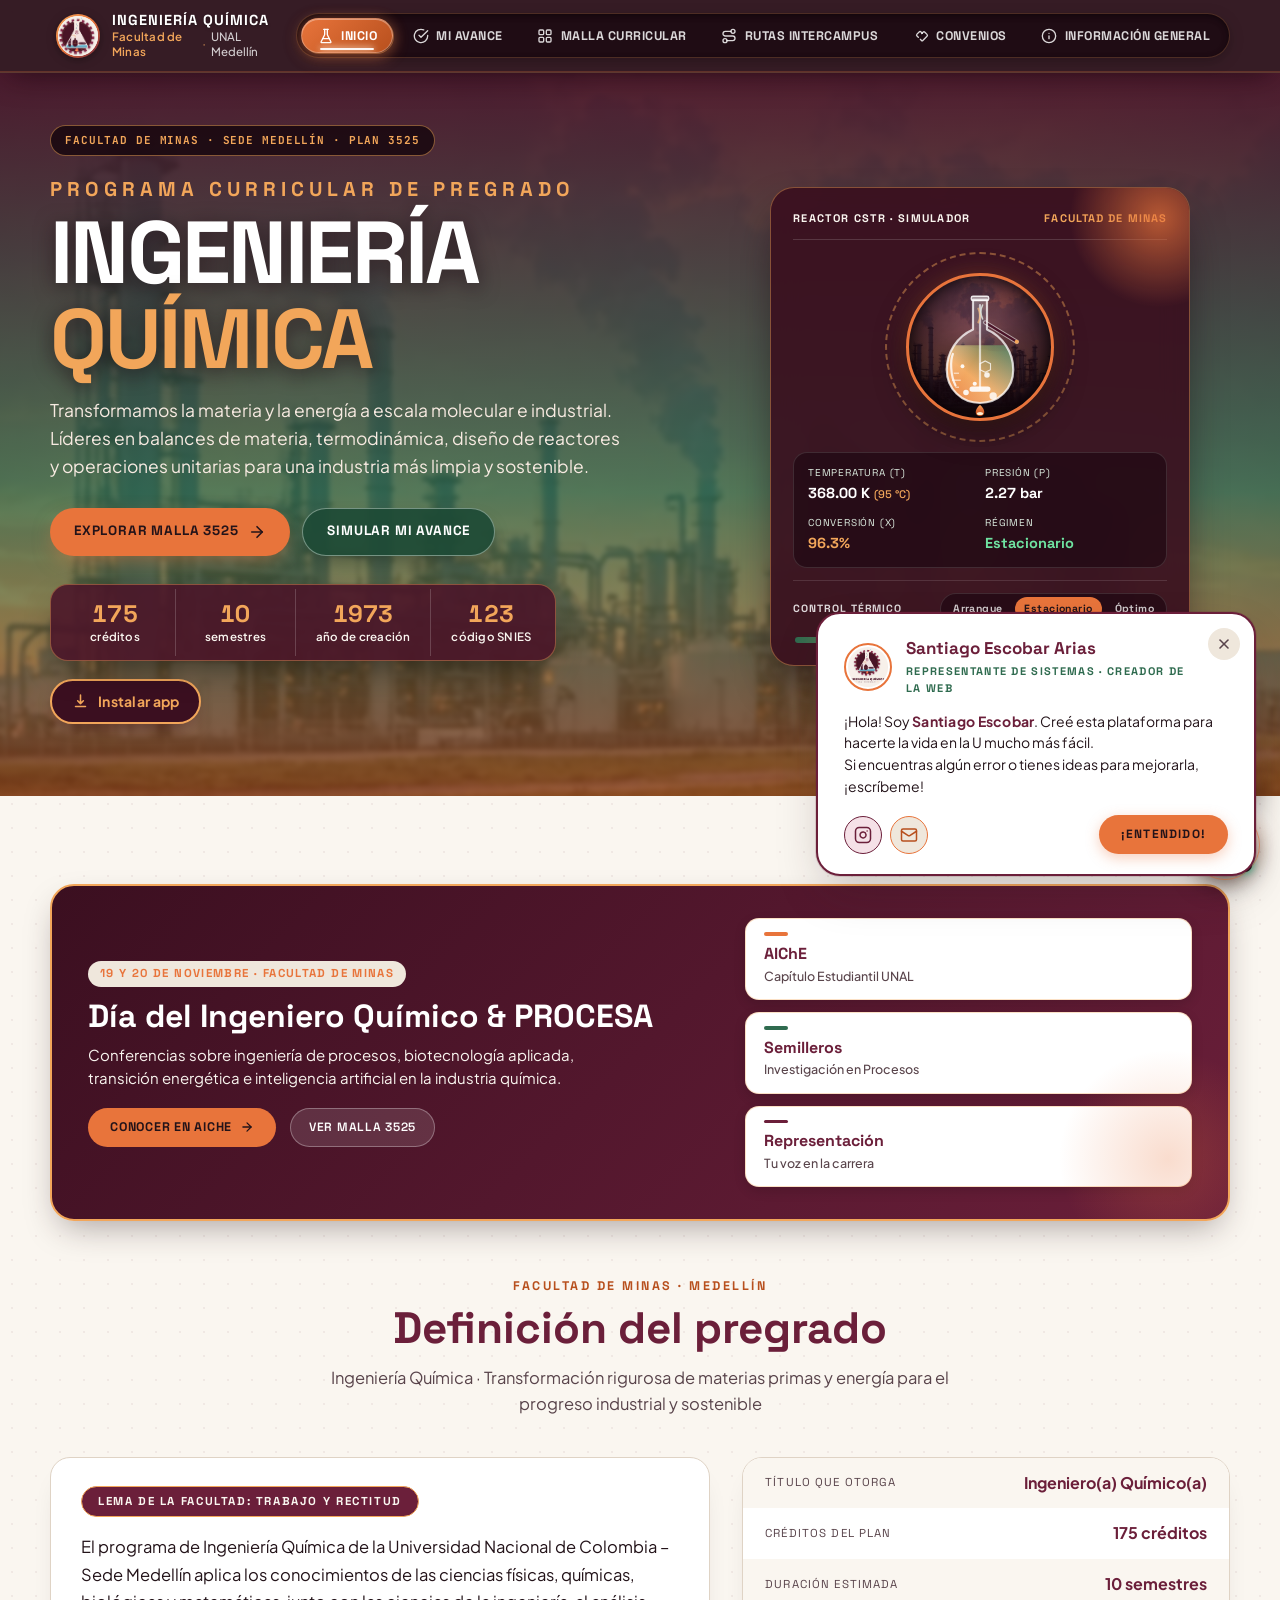
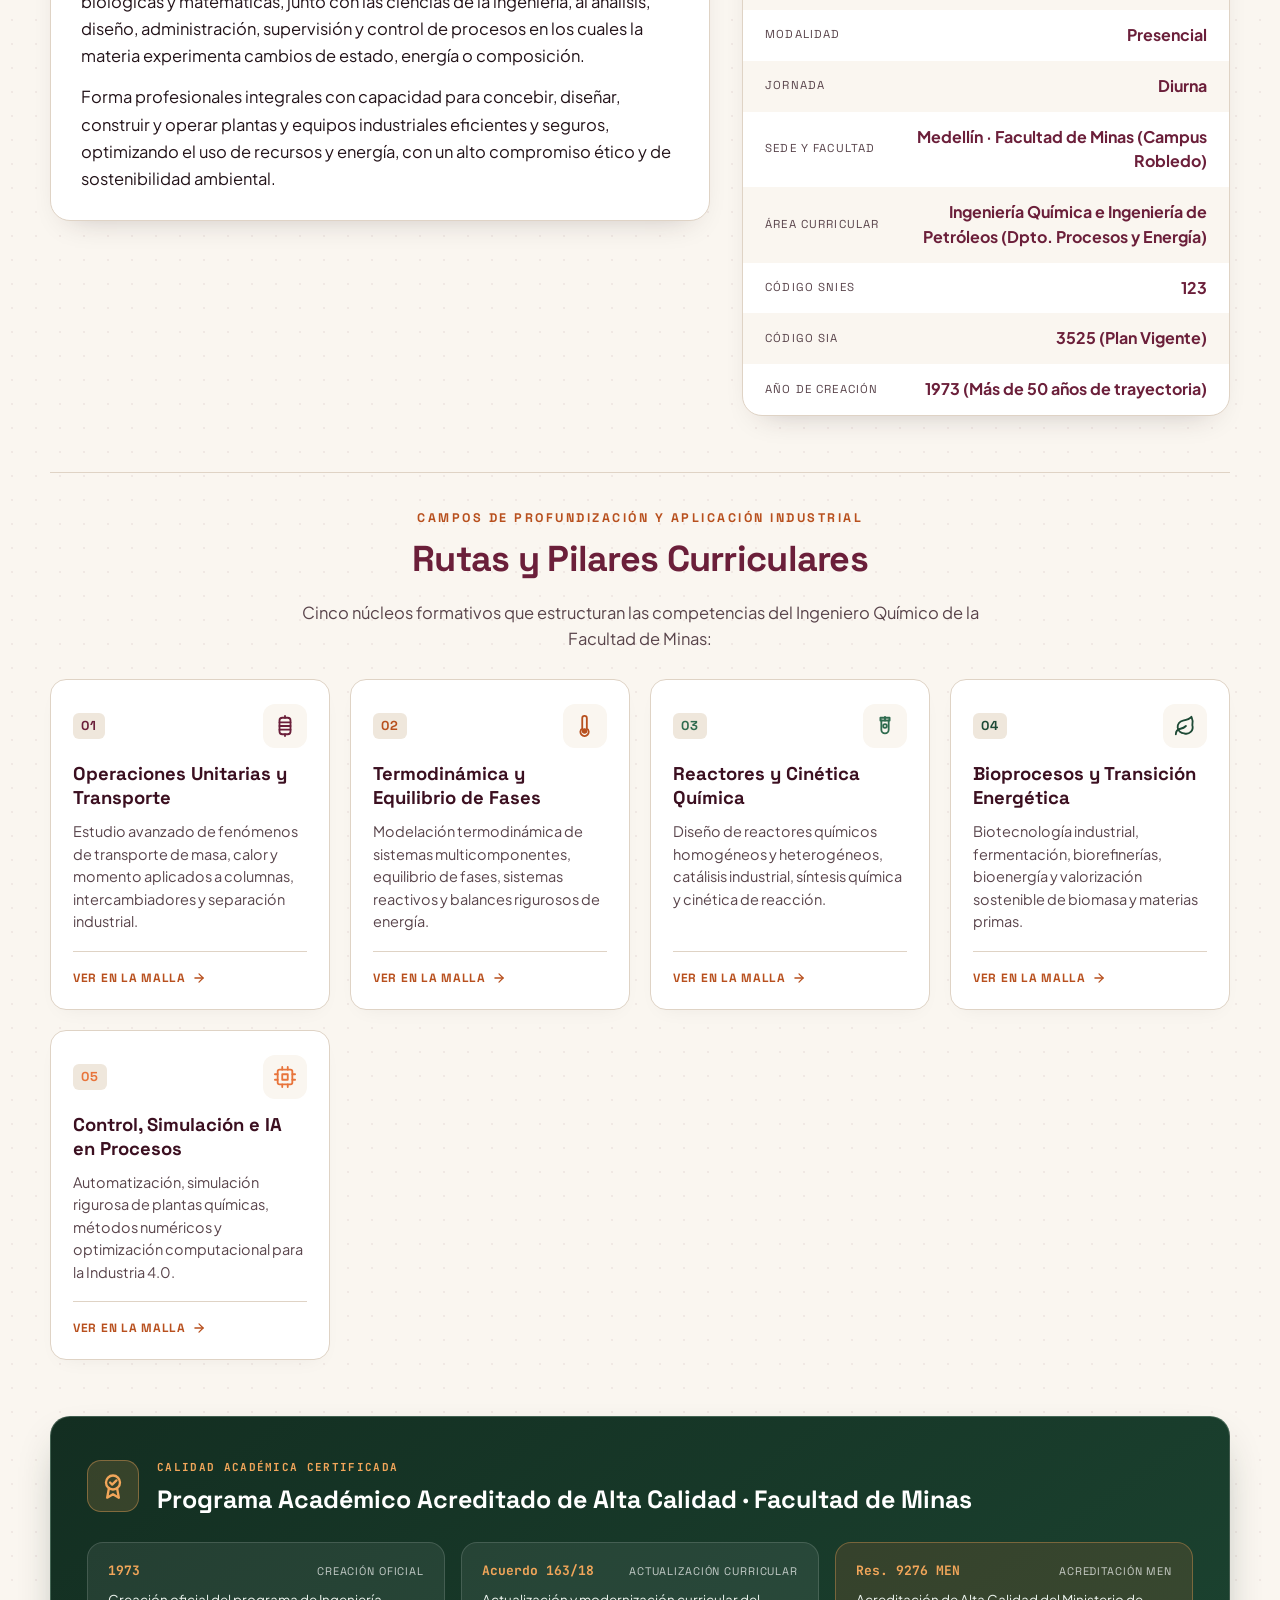
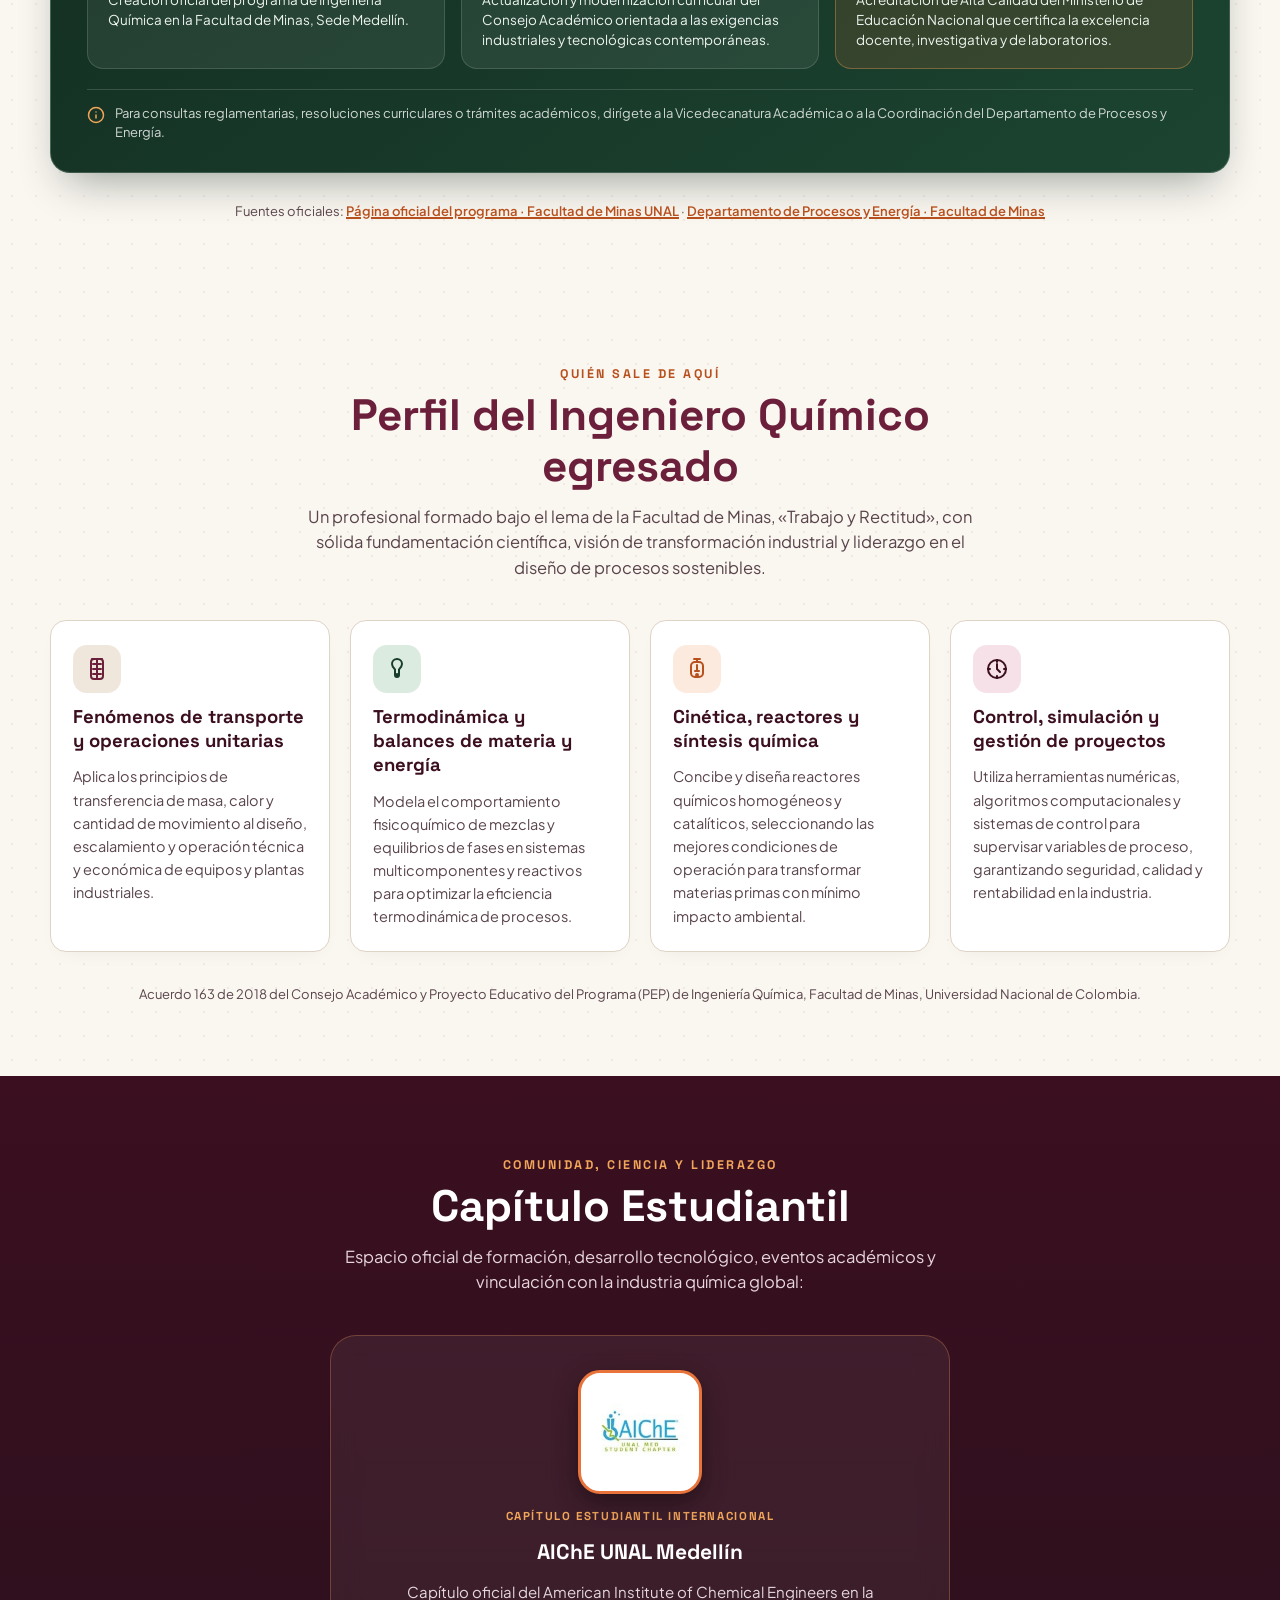
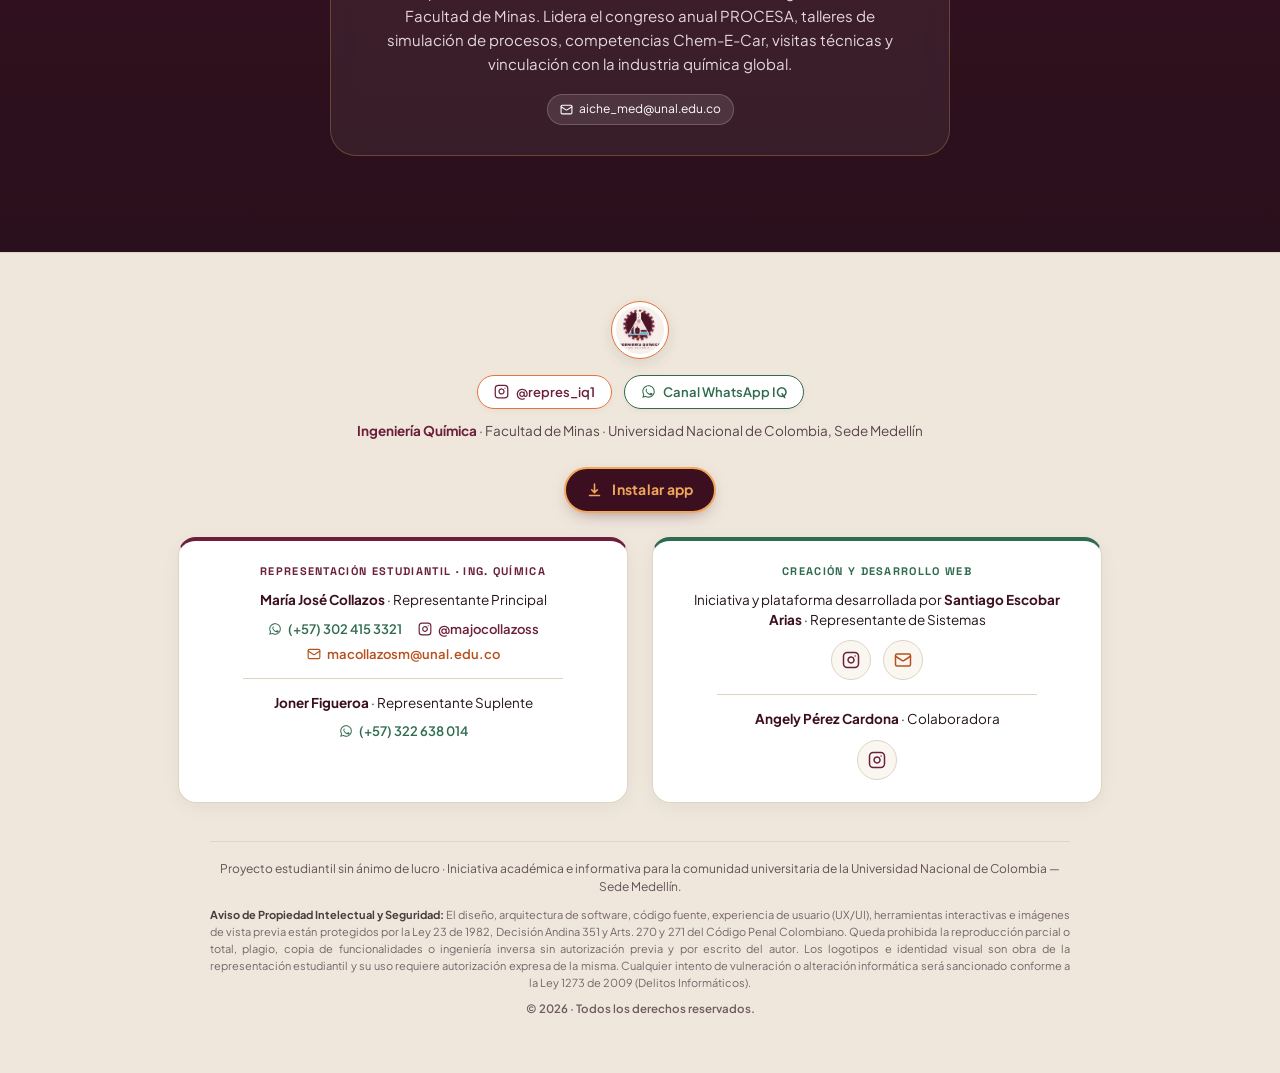
<file: index.html>
<!doctype html>
<html lang="es">
<head>
  <meta charset="utf-8">
  <meta name="viewport" content="width=device-width, initial-scale=1">
  <title>Ingeniería Química · UNAL Medellín</title>
  <meta name="description" content="Portal oficial de los estudiantes de Ingeniería Química de la Facultad de Minas, Universidad Nacional de Colombia, Sede Medellín. Malla curricular interactiva Plan 3525, perfil del egresado, AIChE y semilleros.">
  <link rel="icon" type="image/png" href="img/favicon.png">
  <link rel="manifest" href="manifest.webmanifest">
  <meta name="theme-color" content="#6B1F3A">
  <link rel="apple-touch-icon" href="img/app/apple-touch-icon.png">
  <meta name="apple-mobile-web-app-capable" content="yes">
  <meta name="apple-mobile-web-app-title" content="Química UNAL">
  <link rel="preconnect" href="https://fonts.googleapis.com">
  <link rel="preconnect" href="https://fonts.gstatic.com" crossorigin>
  <link rel="stylesheet" href="https://fonts.googleapis.com/css2?family=JetBrains+Mono:wght@500;700&family=Plus+Jakarta+Sans:ital,wght@0,400;0,500;0,600;0,700;0,800;1,400;1,600&family=Space+Grotesk:wght@500;600;700;800&display=swap">
  <link rel="stylesheet" href="css/base.css">
  <link rel="stylesheet" href="css/inicio.css">
  <link rel="stylesheet" href="css/sofia.css">
  <script src="js/sofia.js" defer></script>
</head>
<body data-pagina="inicio">

  <div id="barra"></div>

  <!-- PORTADA / HERO LANDING PAGE -->
  <section class="portada foto foto--entrada">
    <div class="contenedor portada__landing">
      <!-- Columna Izquierda: Información de Enganche -->
      <div class="portada__info">
        <div class="portada__badge-iq">
          <span>Facultad de Minas · Sede Medellín · Plan 3525</span>
        </div>

        <h1 class="portada__titulo">
          <span class="portada__antetitulo">Programa Curricular de Pregrado</span>
          <span class="letras-varsity">Ingeniería</span>
          <span class="letras-varsity letras-varsity--sub">Química</span>
        </h1>

        <p class="portada__texto">
          Transformamos la materia y la energía a escala molecular e industrial. Líderes en balances de materia, termodinámica, diseño de reactores y operaciones unitarias para una industria más limpia y sostenible.
        </p>

        <div class="portada__acciones">
          <a class="portada__boton" href="malla.html">
            <span>Explorar Malla 3525</span>
            <svg viewBox="0 0 24 24" fill="none" stroke="currentColor" stroke-width="2.2" stroke-linecap="round" stroke-linejoin="round" aria-hidden="true"><line x1="5" y1="12" x2="19" y2="12"/><polyline points="12 5 19 12 12 19"/></svg>
          </a>
          <a class="portada__boton portada__boton--secundario" href="avance.html">
            <span>Simular Mi Avance</span>
          </a>
        </div>

        <ul class="portada__cifras" id="portada-cifras" aria-label="Datos clave del programa"></ul>
      </div>

      <!-- Columna Derecha: Cuadro de Proceso / Reactor Químico Interactivo -->
      <div class="portada__visual-iq">
        <div class="reactor-hero-card" id="reactor-simulador" style="--reactor-speed: 1; --reactor-intensity: 0.72;">
          <div class="reactor-hero-card__glow" aria-hidden="true"></div>
          
          <div class="reactor-hero-card__header">
            <span class="reactor-hero-card__tag">REACTOR CSTR · SIMULADOR</span>
            <span class="reactor-hero-card__sede">FACULTAD DE MINAS</span>
          </div>

          <!-- Cámara de Reacción Química / Unidad de Proceso -->
          <div class="reactor-hero-card__nucleo" aria-hidden="true">
            <div class="reactor-hero-card__anillo-giro"></div>
            <div class="reactor-hero-card__camara" title="Simulación de proceso continuo: reacción endotérmica, mezcla y condensación">
              <!-- Reacción Química Animada (SVG + CSS) -->
              <svg class="reaccion-quimica-svg" viewBox="0 0 160 160" fill="none" xmlns="http://www.w3.org/2000/svg">
                <defs>
                  <!-- Gradiente del fluido en reacción: conversión de reactivos (naranja) a productos (verde bosque) -->
                  <linearGradient id="gradFluido" x1="0%" y1="100%" x2="100%" y2="0%">
                    <stop offset="0%" stop-color="#E8743B"/>
                    <stop offset="45%" stop-color="#F2A65A"/>
                    <stop offset="100%" stop-color="#2F6B4F"/>
                  </linearGradient>

                  <!-- Reflejo de vidrio de borosilicato de laboratorio -->
                  <linearGradient id="gradVidrio" x1="0%" y1="0%" x2="100%" y2="100%">
                    <stop offset="0%" stop-color="rgba(255, 255, 255, 0.45)"/>
                    <stop offset="50%" stop-color="rgba(255, 255, 255, 0.05)"/>
                    <stop offset="100%" stop-color="rgba(255, 255, 255, 0.22)"/>
                  </linearGradient>

                  <!-- Llama térmica inferior -->
                  <linearGradient id="gradLlama" x1="0%" y1="100%" x2="0%" y2="0%">
                    <stop offset="0%" stop-color="#B8501E"/>
                    <stop offset="60%" stop-color="#E8743B"/>
                    <stop offset="100%" stop-color="#F2A65A"/>
                  </linearGradient>

                  <!-- Máscara interior del matraz de reacción -->
                  <clipPath id="recorteReactor">
                    <path d="M72 26 H88 V60 C106 68 118 86 118 106 C118 128 101 144 80 144 C59 144 42 128 42 106 C42 86 54 68 72 60 Z"/>
                  </clipPath>
                </defs>

                <!-- Llama de calentamiento en la base del matraz -->
                <g class="reaccion__llama">
                  <path d="M80 146 C73 152 74 159 80 159 C86 159 87 152 80 146 Z" fill="url(#gradLlama)"/>
                  <ellipse cx="80" cy="156" rx="3.5" ry="1.8" fill="#FFF2D6"/>
                </g>

                <!-- Masa líquida reactiva con olas y ebullición cinética -->
                <g clip-path="url(#recorteReactor)">
                  <!-- Volumen base del fluido reactivo -->
                  <rect x="36" y="78" width="88" height="72" fill="url(#gradFluido)" opacity="0.92"/>
                  
                  <!-- Onda dinámica del menisco líquido -->
                  <path class="reaccion__ola" d="M36 82 Q58 76 80 82 T124 82 V150 H36 Z" fill="url(#gradFluido)"/>

                  <!-- Molécula hexagonal en transformación cinética -->
                  <polygon points="86,96 92,99 92,106 86,109 80,106 80,99" stroke="rgba(255,255,255,0.75)" stroke-width="1.3" fill="none" class="reaccion__molecula"/>

                  <!-- Agitador mecánico de mezcla continua (CSTR) -->
                  <g class="reaccion__agitador">
                    <line x1="80" y1="32" x2="80" y2="128" stroke="rgba(255,255,255,0.65)" stroke-width="2.5" stroke-linecap="round"/>
                    <rect x="68" y="125" width="24" height="6" rx="3" fill="#ffffff" opacity="0.9" class="reaccion__aspas"/>
                  </g>

                  <!-- Burbujas ascendentes de reacción química -->
                  <circle class="reaccion__burbuja rb-1" cx="64" cy="132" r="3.2" fill="rgba(255,255,255,0.88)"/>
                  <circle class="reaccion__burbuja rb-2" cx="95" cy="136" r="4.2" fill="rgba(255,255,255,0.8)"/>
                  <circle class="reaccion__burbuja rb-3" cx="74" cy="122" r="2.4" fill="rgba(255,255,255,0.92)"/>
                  <circle class="reaccion__burbuja rb-4" cx="88" cy="112" r="3.2" fill="rgba(255,255,255,0.85)"/>
                  <circle class="reaccion__burbuja rb-5" cx="60" cy="102" r="2.2" fill="rgba(255,255,255,0.9)"/>
                </g>

                <!-- Vapores de destilación ascendiendo por el cuello -->
                <g class="reaccion__vapores">
                  <path class="reaccion__vapor rv-1" d="M78 52 Q82 44 78 36" stroke="rgba(242,166,90,0.7)" stroke-width="2" stroke-linecap="round" fill="none"/>
                  <path class="reaccion__vapor rv-2" d="M83 48 Q79 40 83 32" stroke="rgba(220,235,223,0.8)" stroke-width="1.8" stroke-linecap="round" fill="none"/>
                </g>

                <!-- Brazo lateral de condensación con refrigerante -->
                <path d="M86 52 L122 74" stroke="rgba(255,255,255,0.55)" stroke-width="5" stroke-linecap="round"/>
                <path d="M86 52 L122 74" stroke="#4A1428" stroke-width="2.5" stroke-linecap="round"/>
                <circle class="reaccion__gota" cx="122" cy="74" r="2.4" fill="#F2A65A"/>

                <!-- Contorno de vidrio de borosilicato y cuello del reactor -->
                <path d="M72 26 H88 V60 C106 68 118 86 118 106 C118 128 101 144 80 144 C59 144 42 128 42 106 C42 86 54 68 72 60 Z"
                      fill="url(#gradVidrio)" stroke="rgba(255,255,255,0.75)" stroke-width="2.5" stroke-linejoin="round"/>
                
                <!-- Anillo de boca de vidrio esmerilada -->
                <rect x="70" y="22" width="20" height="5" rx="2" fill="rgba(255,255,255,0.5)" stroke="rgba(255,255,255,0.85)" stroke-width="1.5"/>

                <!-- Graduación volumétrica del matraz -->
                <line x1="50" y1="110" x2="56" y2="110" stroke="rgba(255,255,255,0.6)" stroke-width="1.5"/>
                <line x1="48" y1="118" x2="58" y2="118" stroke="rgba(255,255,255,0.6)" stroke-width="1.5"/>
                <line x1="52" y1="126" x2="56" y2="126" stroke="rgba(255,255,255,0.6)" stroke-width="1.5"/>

                <!-- Brillo curvo del vidrio -->
                <path d="M49 88 C46 95 46 112 52 124" stroke="rgba(255,255,255,0.8)" stroke-width="2.5" stroke-linecap="round" fill="none"/>
              </svg>
            </div>
          </div>

          <!-- Telemetría de proceso industrial en tiempo real -->
          <div class="reactor-hero-card__telemetria" aria-live="polite">
            <div class="telemetria-item">
              <span class="telemetria-item__etiqueta">TEMPERATURA (T)</span>
              <strong class="telemetria-item__valor" id="tel-temp">368.15 K <small>(95 °C)</small></strong>
            </div>
            <div class="telemetria-item">
              <span class="telemetria-item__etiqueta">PRESIÓN (P)</span>
              <strong class="telemetria-item__valor" id="tel-pres">2.40 bar</strong>
            </div>
            <div class="telemetria-item">
              <span class="telemetria-item__etiqueta">CONVERSIÓN (X)</span>
              <strong class="telemetria-item__valor telemetria-item__valor--ambar" id="tel-conv">96.4%</strong>
            </div>
            <div class="telemetria-item">
              <span class="telemetria-item__etiqueta">RÉGIMEN</span>
              <strong class="telemetria-item__valor telemetria-item__valor--estado" id="tel-regimen">Estacionario</strong>
            </div>
          </div>

          <!-- Control interactivo de operación -->
          <div class="reactor-control">
            <div class="reactor-control__cabecera">
              <label class="reactor-control__etiqueta" for="reactor-temp-slider">Control térmico</label>
              <div class="reactor-control__modos" role="group" aria-label="Modos de operación">
                <button type="button" class="reactor-modo" data-temp="340">Arranque</button>
                <button type="button" class="reactor-modo is-activo" data-temp="368">Estacionario</button>
                <button type="button" class="reactor-modo" data-temp="395">Óptimo</button>
              </div>
            </div>
            <input type="range" id="reactor-temp-slider" class="reactor-control__slider" min="330" max="410" step="1" value="368" aria-label="Ajustar temperatura del reactor en Kelvin">
          </div>
        </div>
      </div>
    </div>
  </section>

  <main>

    <!-- EL PROGRAMA: se carga al abrir la página -->
    <section class="seccion programa" id="programa" aria-labelledby="programa-titulo">
      <div class="contenedor" id="programa-contenido">
        <p class="cargando">Cargando programa…</p>
      </div>
    </section>

    <!-- PERFIL DEL EGRESADO: se carga cuando la persona se acerca -->
    <section class="seccion perfil" id="perfil" aria-labelledby="perfil-titulo" data-carga="perfil">
      <div class="contenedor" id="perfil-contenido">
        <p class="cargando">Cargando perfil…</p>
      </div>
    </section>

    <!-- CAPÍTULO ESTUDIANTIL Y GRUPOS: se carga cuando la persona se acerca -->
    <section class="grupos" id="grupos" aria-labelledby="grupos-titulo" data-carga="grupos">
      <div class="contenedor" id="grupos-contenido">
        <p class="cargando">Cargando grupos…</p>
      </div>
    </section>

  </main>

  <div id="pie"></div>

  <script src="js/comun.js"></script>
  <script src="js/instalar.js"></script>
  <script src="js/inicio.js"></script>
</body>
</html>
</file>
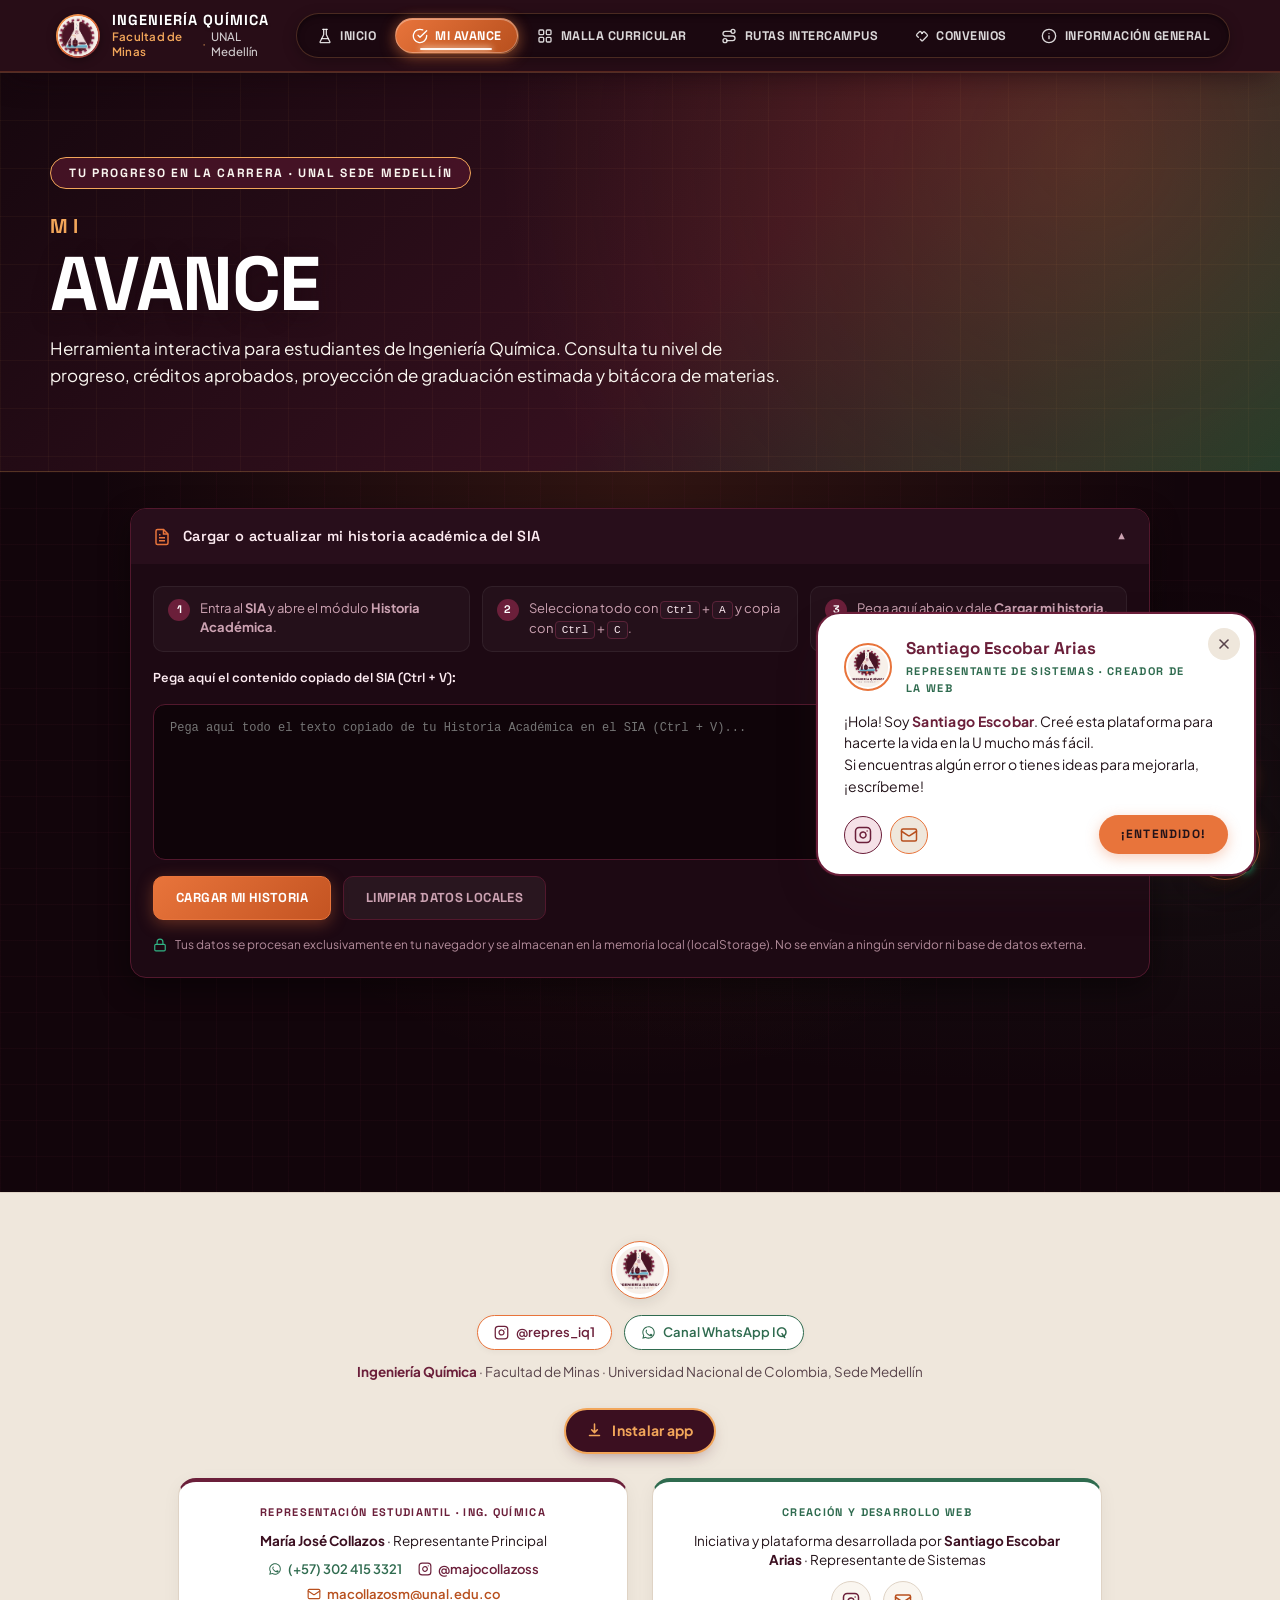
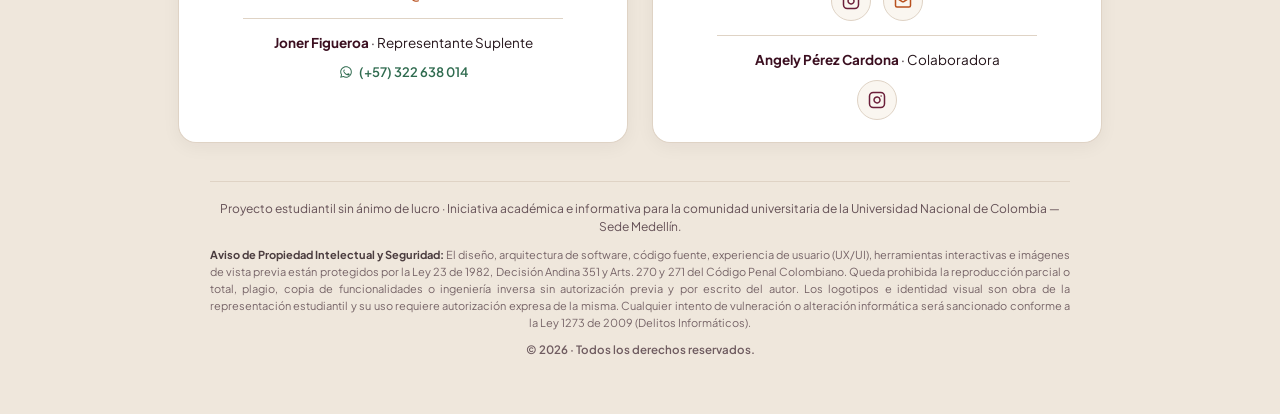
<file: avance.html>
<!doctype html>
<!-- ==============================================================================
   PORTAL WEB OFICIAL · INGENIERÍA QUÍMICA · UNAL SEDE MEDELLÍN
   Módulo Mi Avance: panel de progreso, proyección de graduación y bitácora académica.
   Todos los derechos reservados © 2026.
   ============================================================================== -->
<html lang="es">
<head>
  <meta charset="utf-8">
  <meta name="viewport" content="width=device-width, initial-scale=1">
  <title>Mi Avance · Ingeniería Química UNAL Medellín</title>
  <meta name="description" content="Consulta tu nivel en la carrera de Ingeniería Química, tu proyección de graduación, créditos aprobados y materias cursadas a partir de tu historia académica del SIA.">
  <link rel="icon" type="image/png" href="img/favicon.png">
  <link rel="manifest" href="manifest.webmanifest">
  <meta name="theme-color" content="#6B1F3A">
  <link rel="apple-touch-icon" href="img/app/apple-touch-icon.png">
  <meta name="apple-mobile-web-app-capable" content="yes">
  <meta name="apple-mobile-web-app-title" content="Química UNAL">
  <link rel="preconnect" href="https://fonts.googleapis.com">
  <link rel="preconnect" href="https://fonts.gstatic.com" crossorigin>
  <link rel="stylesheet" href="https://fonts.googleapis.com/css2?family=JetBrains+Mono:wght@500;700&family=Plus+Jakarta+Sans:ital,wght@0,400;0,500;0,600;0,700;0,800;1,400;1,600&family=Space+Grotesk:wght@500;600;700;800&display=swap">
  <link rel="stylesheet" href="css/base.css">
  <link rel="stylesheet" href="css/avance.css">
  <link rel="stylesheet" href="css/sofia.css">
  <script src="js/sofia.js" defer></script>
</head>
<body data-pagina="avance">

  <div id="barra"></div>

  <!-- PORTADA -->
  <section class="portada portada--corta foto foto--panoramica">
    <div class="contenedor portada__contenido">
      <div class="portada__logo-wrap">
        <img class="portada__logo" src="img/logo-quimica.png" alt="Logo de Ingeniería Química · Facultad de Minas" width="115" height="115">
      </div>
      <p class="portada__lugar">Tu progreso en la carrera · UNAL Sede Medellín</p>
      <h1 class="portada__titulo">
        <span class="portada__antetitulo">Mi</span>
        <span class="letras-varsity">Avance</span>
      </h1>
      <p class="portada__texto">Herramienta interactiva para estudiantes de Ingeniería Química. Consulta tu nivel de progreso, créditos aprobados, proyección de graduación estimada y bitácora de materias.</p>
    </div>
  </section>

  <main>
    <section class="seccion avance" aria-label="Mi avance en la carrera">
      <div class="contenedor avance__contenedor">

        <!-- ENTRADA: CARGAR / ACTUALIZAR HISTORIA ACADÉMICA -->
        <details class="entrada" id="entrada" open>
          <summary class="entrada__resumen">
            <span class="entrada__resumen-icono" aria-hidden="true">
              <svg viewBox="0 0 24 24" fill="none" stroke="currentColor" stroke-width="2" width="18" height="18"><path d="M14 2H6a2 2 0 0 0-2 2v16a2 2 0 0 0 2 2h12a2 2 0 0 0 2-2V8z"/><polyline points="14 2 14 8 20 8"/><line x1="16" y1="13" x2="8" y2="13"/><line x1="16" y1="17" x2="8" y2="17"/><polyline points="10 9 9 9 8 9"/></svg>
            </span>
            <span class="entrada__resumen-texto">Cargar o actualizar mi historia académica del SIA</span>
            <span class="entrada__resumen-flecha" aria-hidden="true">▼</span>
          </summary>
          <div class="entrada__cuerpo">
            <ol class="entrada__pasos">
              <li><b>1</b><span>Entra al <strong>SIA</strong> y abre el módulo <strong>Historia Académica</strong>.</span></li>
              <li><b>2</b><span>Selecciona todo con <kbd>Ctrl</kbd> + <kbd>A</kbd> y copia con <kbd>Ctrl</kbd> + <kbd>C</kbd>.</span></li>
              <li><b>3</b><span>Pega aquí abajo y dale <strong>Cargar mi historia</strong>.</span></li>
            </ol>
            <label class="entrada__etiqueta" for="historia-texto">Pega aquí el contenido copiado del SIA (Ctrl + V):</label>
            <textarea id="historia-texto" class="entrada__texto" rows="7" spellcheck="false" placeholder="Pega aquí todo el texto copiado de tu Historia Académica en el SIA (Ctrl + V)..."></textarea>
            <p class="entrada__error" id="entrada-error" role="alert" hidden></p>
            <div class="entrada__acciones">
              <button type="button" class="boton-juego" id="btn-guardar">Cargar mi historia</button>
              <button type="button" class="boton-juego boton-juego--suave" id="btn-borrar">Limpiar datos locales</button>
            </div>
            <p class="entrada__privacidad">
              <svg viewBox="0 0 24 24" fill="none" stroke="currentColor" stroke-width="2" width="14" height="14" aria-hidden="true"><rect width="18" height="11" x="3" y="11" rx="2" ry="2"/><path d="M7 11V7a5 5 0 0 1 10 0v4"/></svg>
              <span>Tus datos se procesan exclusivamente en tu navegador y se almacenan en la memoria local (localStorage). No se envían a ningún servidor ni base de datos externa.</span>
            </p>
          </div>
        </details>

        <!-- PANTALLA DE JUEGO / AVANCE -->
        <div id="avance-juego" hidden></div>

      </div>
    </section>
  </main>

  <div id="pie"></div>

  <!-- SCRIPTS -->
  <script src="js/comun.js"></script>
  <script src="js/instalar.js"></script>
  <script src="js/avance-lector.js"></script>
  <script src="js/avance.js"></script>
</body>
</html>
</file>
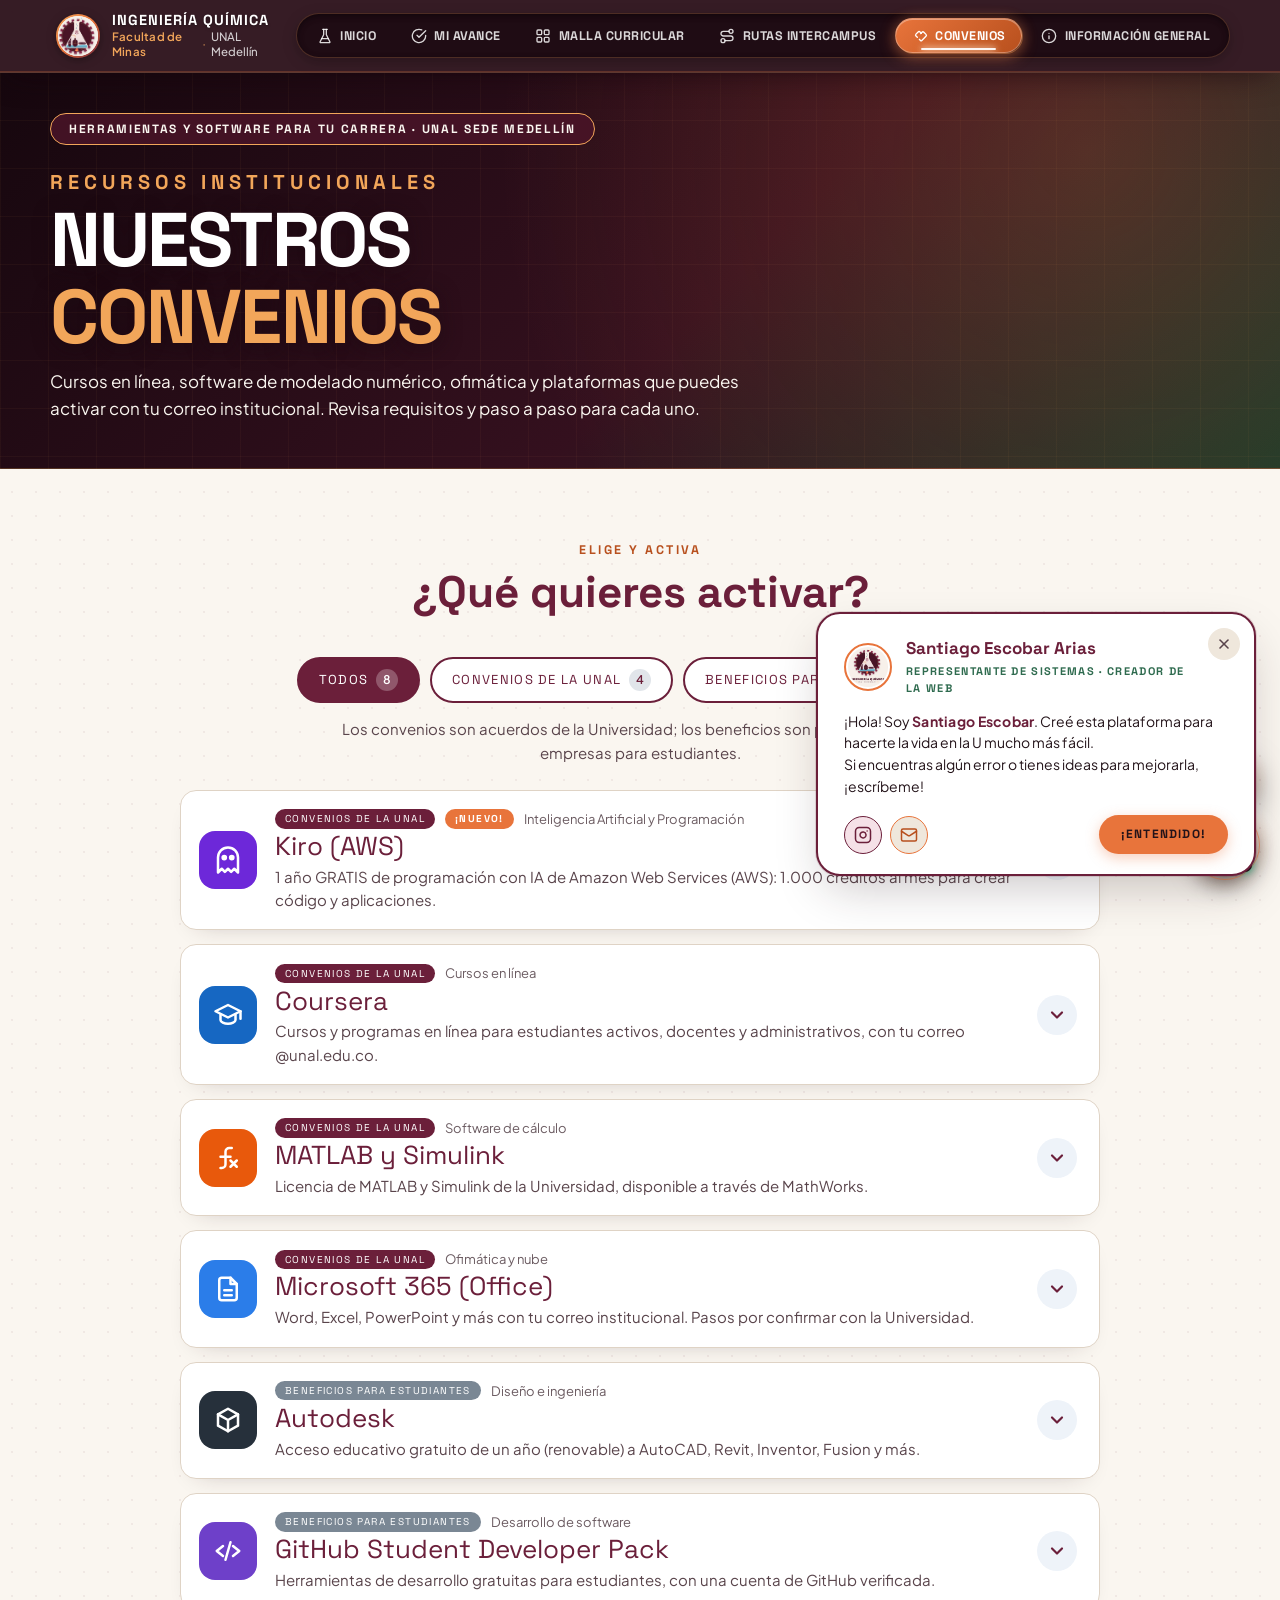
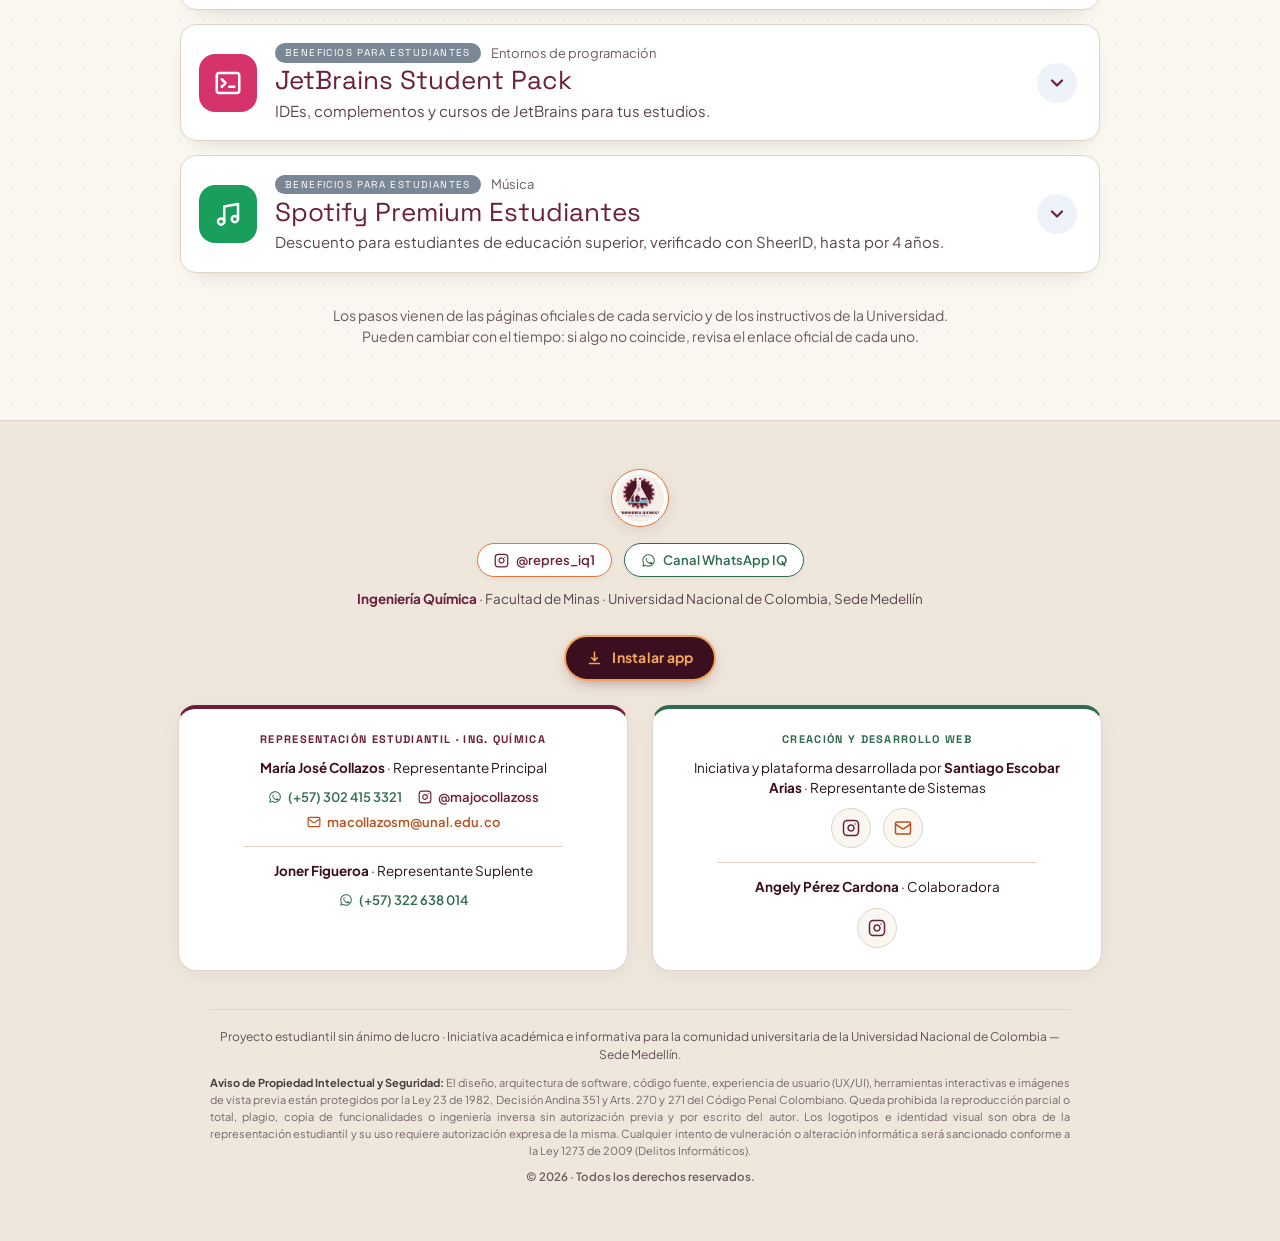
<file: convenios.html>
<!doctype html>
<html lang="es">
<head>
  <meta charset="utf-8">
  <meta name="viewport" content="width=device-width, initial-scale=1">
  <title>Convenios y Beneficios · Ingeniería Química UNAL Medellín</title>
  <meta name="description" content="Convenios de la Universidad Nacional (Kiro AWS, Coursera, MATLAB, Microsoft 365, Autodesk) y beneficios para estudiantes de Ingeniería Química: quién puede usarlos y cómo activarlos paso a paso.">
  <link rel="icon" type="image/png" href="img/logo-quimica.png">
  <link rel="manifest" href="manifest.webmanifest">
  <meta name="theme-color" content="#6B1F3A">
  <link rel="apple-touch-icon" href="img/app/apple-touch-icon.png">
  <meta name="apple-mobile-web-app-capable" content="yes">
  <meta name="apple-mobile-web-app-title" content="Química UNAL">
  <link rel="preconnect" href="https://fonts.googleapis.com">
  <link rel="preconnect" href="https://fonts.gstatic.com" crossorigin>
  <link rel="stylesheet" href="https://fonts.googleapis.com/css2?family=JetBrains+Mono:wght@500;700&family=Plus+Jakarta+Sans:ital,wght@0,400;0,500;0,600;0,700;0,800;1,400;1,600&family=Space+Grotesk:wght@500;600;700;800&display=swap">
  <link rel="stylesheet" href="css/base.css">
  <link rel="stylesheet" href="css/convenios.css">
  <link rel="stylesheet" href="css/sofia.css">
  <script src="js/sofia.js" defer></script>
</head>
<body data-pagina="convenios">

  <div id="barra"></div>

  <!-- PORTADA -->
  <section class="portada portada--corta foto foto--panoramica">
    <div class="contenedor portada__contenido">
      <div class="portada__logo-wrap">
        <img class="portada__logo" src="img/logo-quimica.png" alt="Logo de Ingeniería Química · Facultad de Minas" width="120" height="120">
      </div>
      <p class="portada__lugar">Herramientas y Software para tu Carrera · UNAL Sede Medellín</p>
      <h1 class="portada__titulo">
        <span class="portada__antetitulo">Recursos Institucionales</span>
        <span class="letras-varsity">Nuestros</span>
        <span class="letras-varsity letras-varsity--sub">Convenios</span>
      </h1>
      <p class="portada__texto">Cursos en línea, software de modelado numérico, ofimática y plataformas que puedes activar con tu correo institucional. Revisa requisitos y paso a paso para cada uno.</p>
    </div>
  </section>

  <main>
    <section class="seccion convenios" aria-labelledby="convenios-titulo">
      <div class="contenedor convenios__contenedor">
        <div class="seccion-titulo">
          <p class="seccion-titulo__antetitulo">Elige y activa</p>
          <h2 id="convenios-titulo">¿Qué quieres activar?</h2>
        </div>

        <div class="filtros" id="filtros" role="group" aria-label="Filtrar por tipo"></div>
        <p class="filtros__nota" id="filtros-nota" aria-live="polite"></p>

        <ul class="lista" id="lista"><li class="cargando">Cargando convenios…</li></ul>

        <p class="convenios__aviso">Los pasos vienen de las páginas oficiales de cada servicio y de los instructivos de la Universidad. Pueden cambiar con el tiempo: si algo no coincide, revisa el enlace oficial de cada uno.</p>
      </div>
    </section>
  </main>

  <!-- DIÁLOGO / MODAL DE DETALLE -->
  <dialog class="modal" id="modal" aria-labelledby="modal-titulo">
    <div class="modal__caja" id="modal-caja"></div>
  </dialog>

  <div id="pie"></div>

  <script src="js/comun.js"></script>
  <script src="js/instalar.js"></script>
  <script src="js/convenios.js"></script>
</body>
</html>
</file>
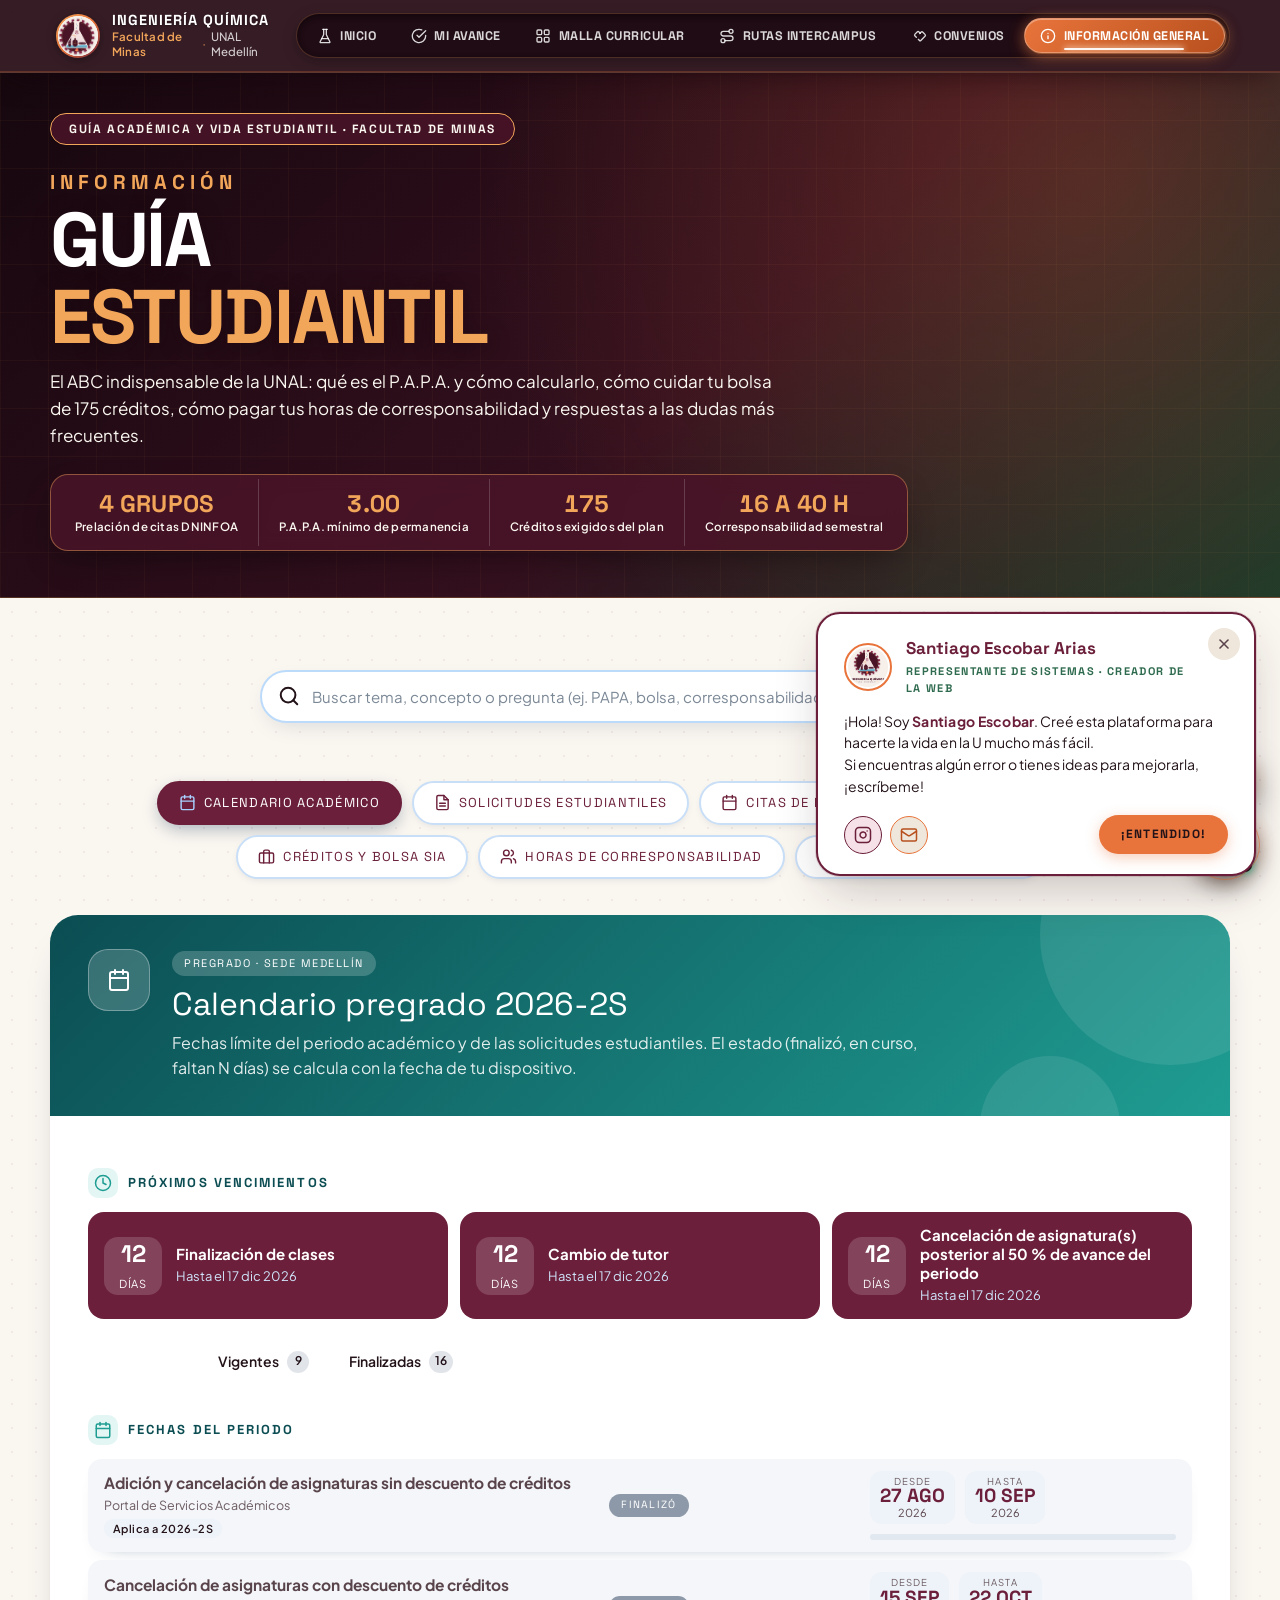
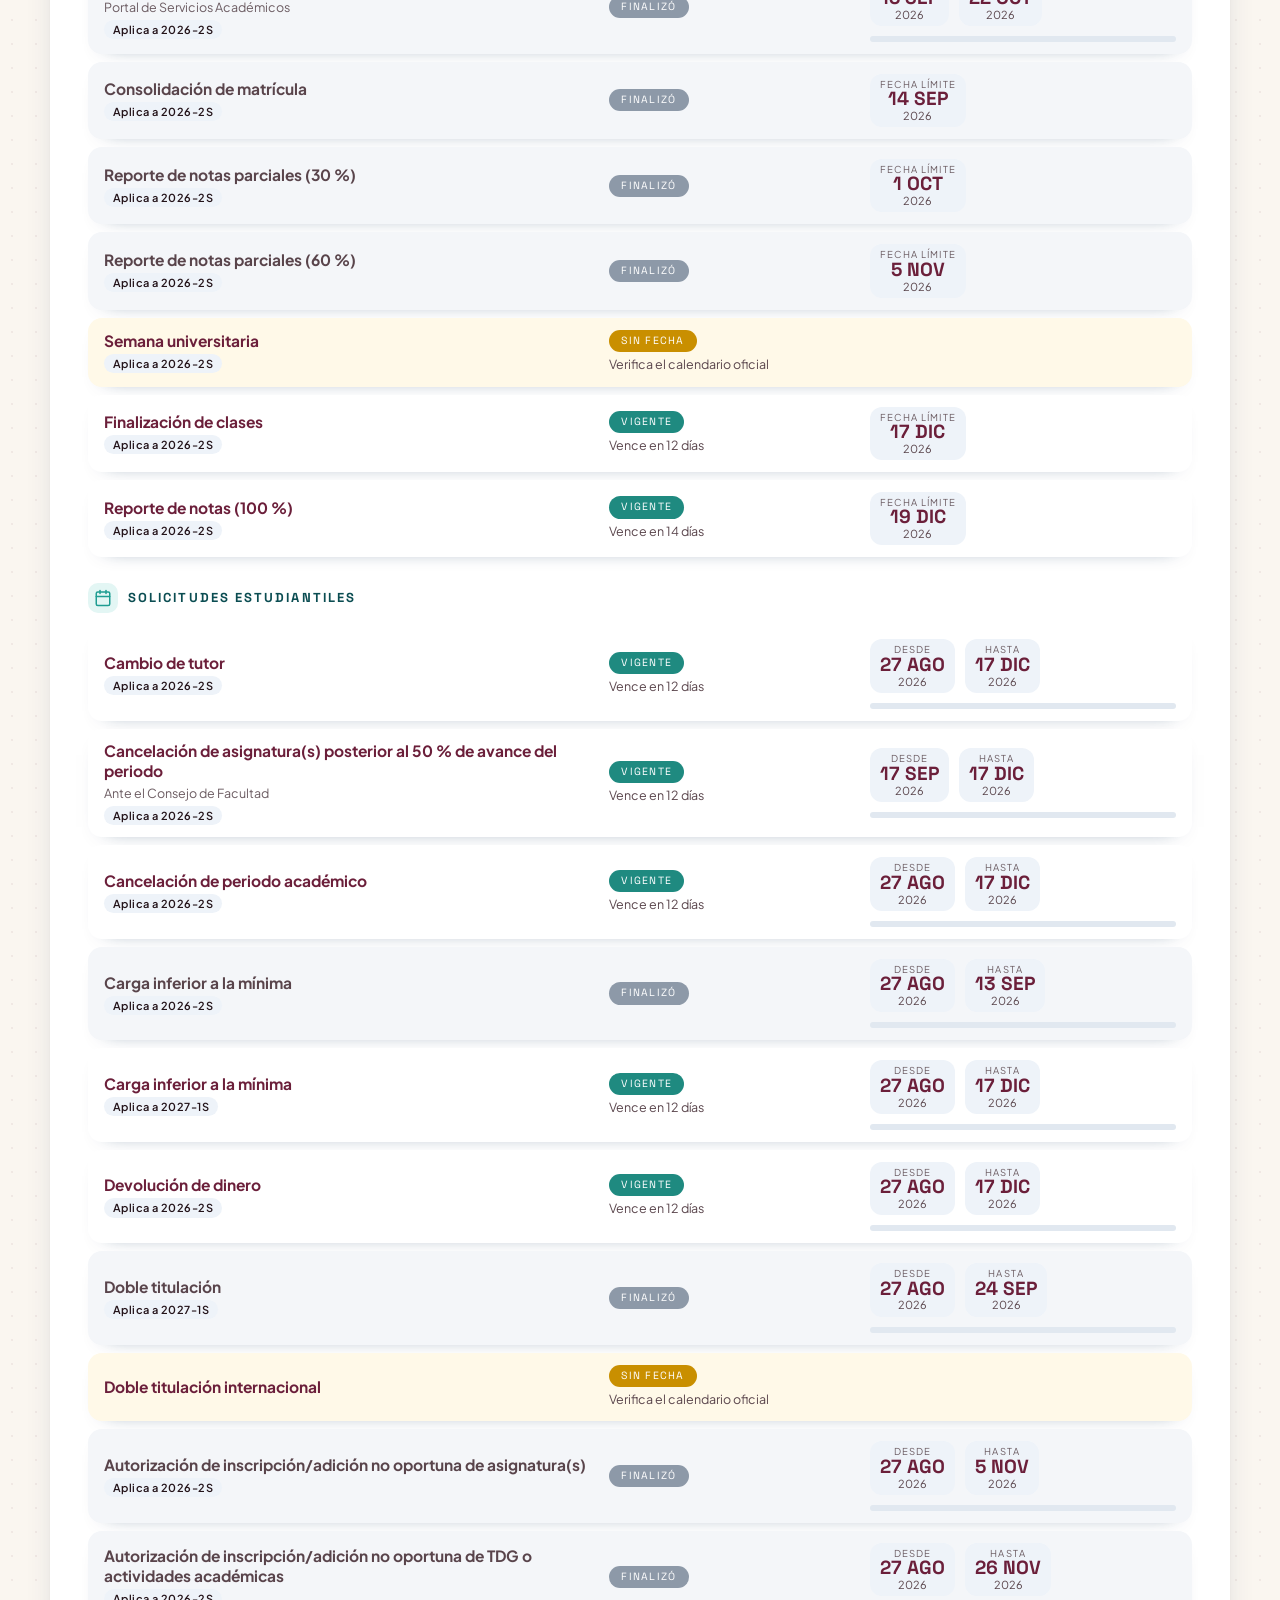
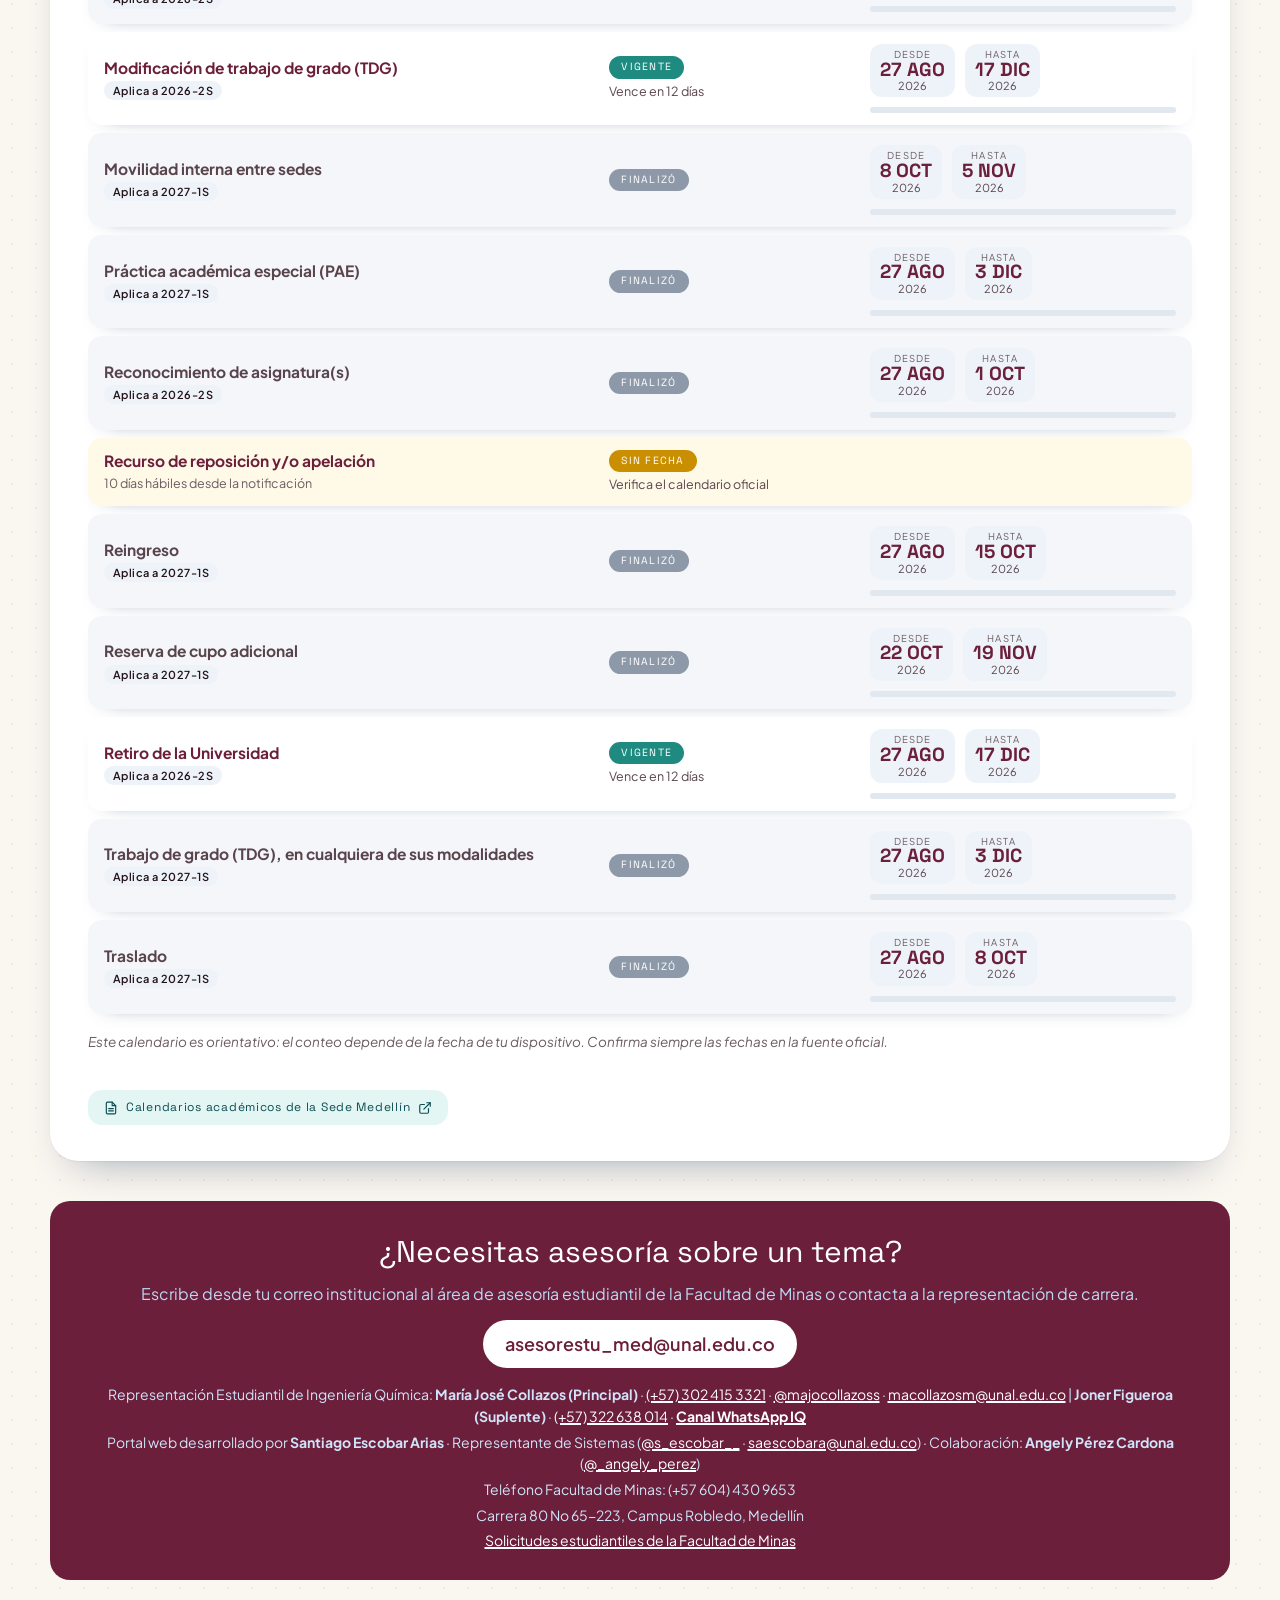
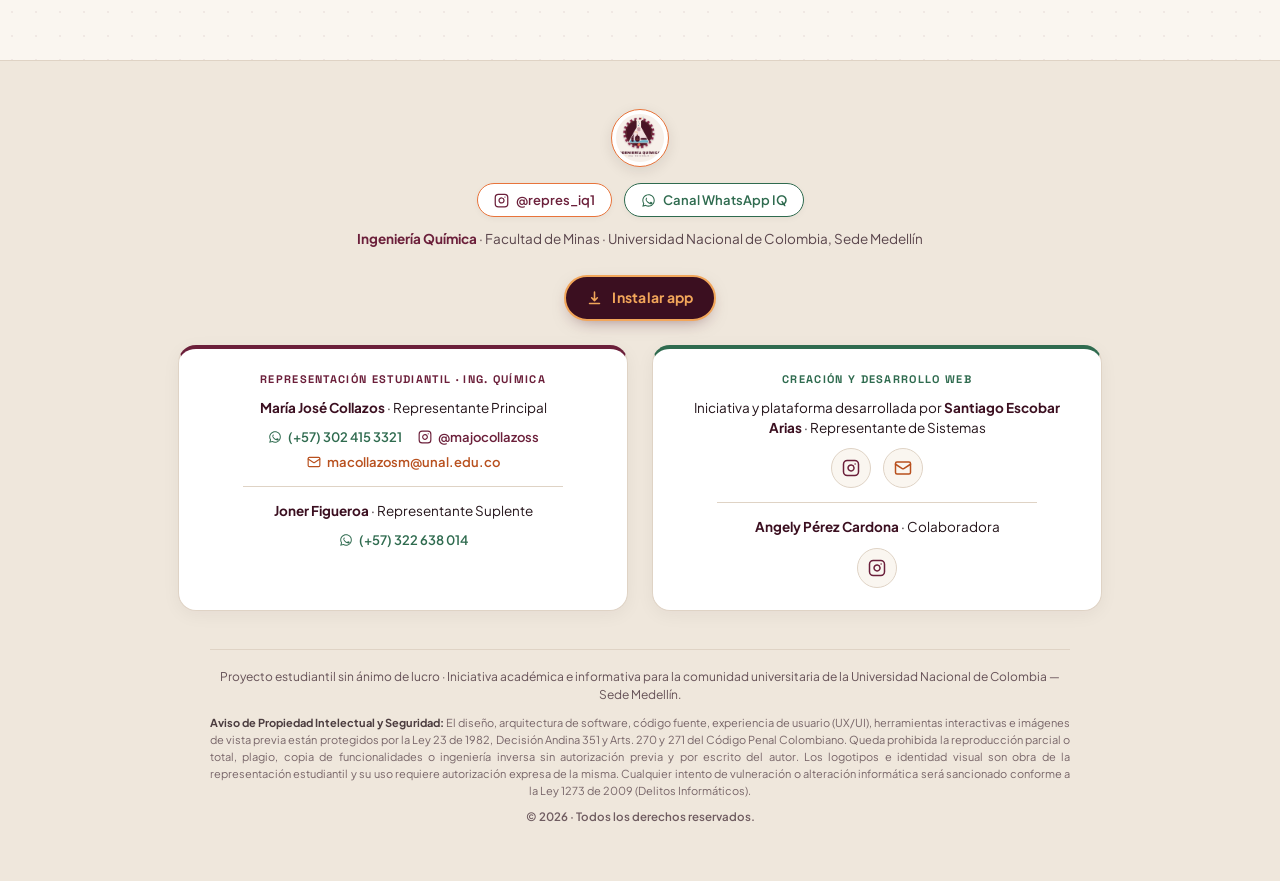
<file: info.html>
<!doctype html>
<html lang="es">
<head>
  <meta charset="utf-8">
  <meta name="viewport" content="width=device-width, initial-scale=1">
  <title>Información General y Guía Estudiantil · Ingeniería Química UNAL Medellín</title>
  <meta name="description" content="Guía académica esencial para estudiantes de Ingeniería Química (Facultad de Minas, UNAL Medellín): P.A.P.A., bolsa de 175 créditos, horas de corresponsabilidad, citas SIA, simulador y preguntas frecuentes.">
  <link rel="icon" type="image/png" href="img/logo-quimica.png">
  <link rel="manifest" href="manifest.webmanifest">
  <meta name="theme-color" content="#6B1F3A">
  <link rel="apple-touch-icon" href="img/app/apple-touch-icon.png">
  <meta name="apple-mobile-web-app-capable" content="yes">
  <meta name="apple-mobile-web-app-title" content="Química UNAL">
  <link rel="preconnect" href="https://fonts.googleapis.com">
  <link rel="preconnect" href="https://fonts.gstatic.com" crossorigin>
  <link rel="stylesheet" href="https://fonts.googleapis.com/css2?family=JetBrains+Mono:wght@500;700&family=Plus+Jakarta+Sans:ital,wght@0,400;0,500;0,600;0,700;0,800;1,400;1,600&family=Space+Grotesk:wght@500;600;700;800&display=swap">
  <link rel="stylesheet" href="css/base.css">
  <link rel="stylesheet" href="css/info.css">
  <link rel="stylesheet" href="css/sofia.css">
  <script src="js/sofia.js" defer></script>
</head>
<body data-pagina="info">

  <div id="barra"></div>

  <!-- PORTADA -->
  <section class="portada portada--corta foto foto--panoramica">
    <div class="contenedor portada__contenido">
      <div class="portada__logo-wrap">
        <img class="portada__logo" src="img/logo-quimica.png" alt="Logo de Ingeniería Química · Facultad de Minas" width="120" height="120">
      </div>
      <p class="portada__lugar">Guía Académica y Vida Estudiantil · Facultad de Minas</p>
      <h1 class="portada__titulo">
        <span class="portada__antetitulo">Información</span>
        <span class="letras-varsity">Guía</span>
        <span class="letras-varsity letras-varsity--sub">Estudiantil</span>
      </h1>
      <p class="portada__texto">El ABC indispensable de la UNAL: qué es el P.A.P.A. y cómo calcularlo, cómo cuidar tu bolsa de 175 créditos, cómo pagar tus horas de corresponsabilidad y respuestas a las dudas más frecuentes.</p>
      <ul class="portada__cifras" id="info-cifras" aria-label="Cifras clave del estudiante UNAL"></ul>
    </div>
  </section>

  <main>
    <section class="seccion info" aria-label="Módulo de Información General">
      <div class="contenedor">

        <!-- BUSCADOR PRINCIPAL Y FILTRO RÁPIDO -->
        <div class="info-buscador-wrap">
          <div class="info-buscador">
            <svg class="info-buscador__icono" viewBox="0 0 24 24" fill="none" stroke="currentColor" stroke-width="2.2" stroke-linecap="round" stroke-linejoin="round" aria-hidden="true"><circle cx="11" cy="11" r="8"/><line x1="21" y1="21" x2="16.65" y2="16.65"/></svg>
            <input type="search" id="input-busqueda" class="info-buscador__input" placeholder="Buscar tema, concepto o pregunta (ej. PAPA, bolsa, corresponsabilidad, 3.0, SIA, cancelar)..." aria-label="Buscar en la guía estudiantil" autocomplete="off">
            <button type="button" id="btn-limpiar-busqueda" class="info-buscador__limpiar" aria-label="Limpiar búsqueda" hidden>
              <svg viewBox="0 0 24 24" fill="none" stroke="currentColor" stroke-width="2" stroke-linecap="round" stroke-linejoin="round" aria-hidden="true"><line x1="18" y1="6" x2="6" y2="18"/><line x1="6" y1="6" x2="18" y2="18"/></svg>
            </button>
          </div>
          <div id="resultado-conteo" class="info-buscador__conteo" aria-live="polite"></div>
        </div>

        <!-- SELECTOR DE CATEGORÍAS (TABS) -->
        <nav class="info-tabs" aria-label="Categorías de información">
          <ul id="contenedor-tabs" class="info-tabs__lista"></ul>
        </nav>

        <!-- CONTENIDO DINÁMICO PRINCIPAL -->
        <div id="info-contenido" class="info-contenido">
          <p class="cargando">Cargando información general…</p>
        </div>

        <!-- ASESORÍA Y CONTACTO OFICIAL -->
        <div class="info-asesoria" id="info-asesoria"></div>

      </div>
    </section>
  </main>

  <div id="pie"></div>

  <script src="js/comun.js"></script>
  <script src="js/instalar.js"></script>
  <script src="js/info.js"></script>
</body>
</html>
</file>
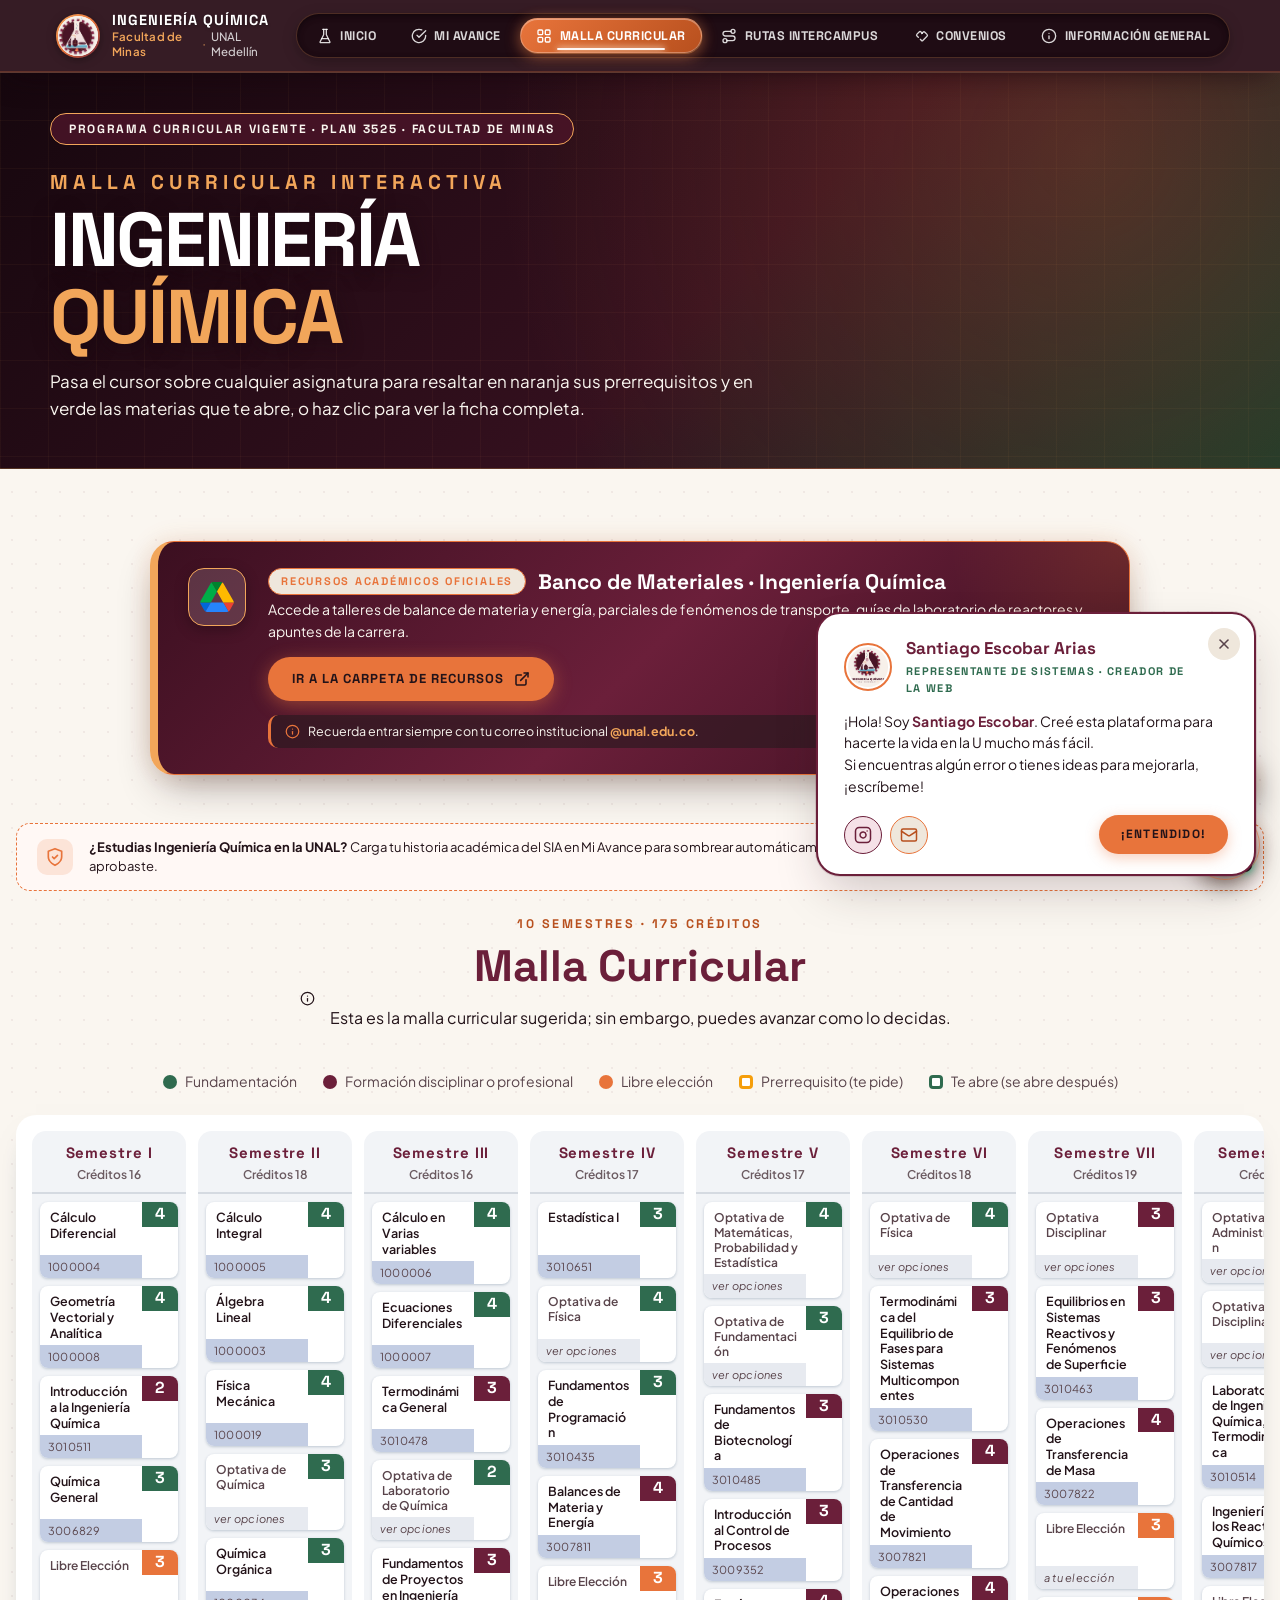
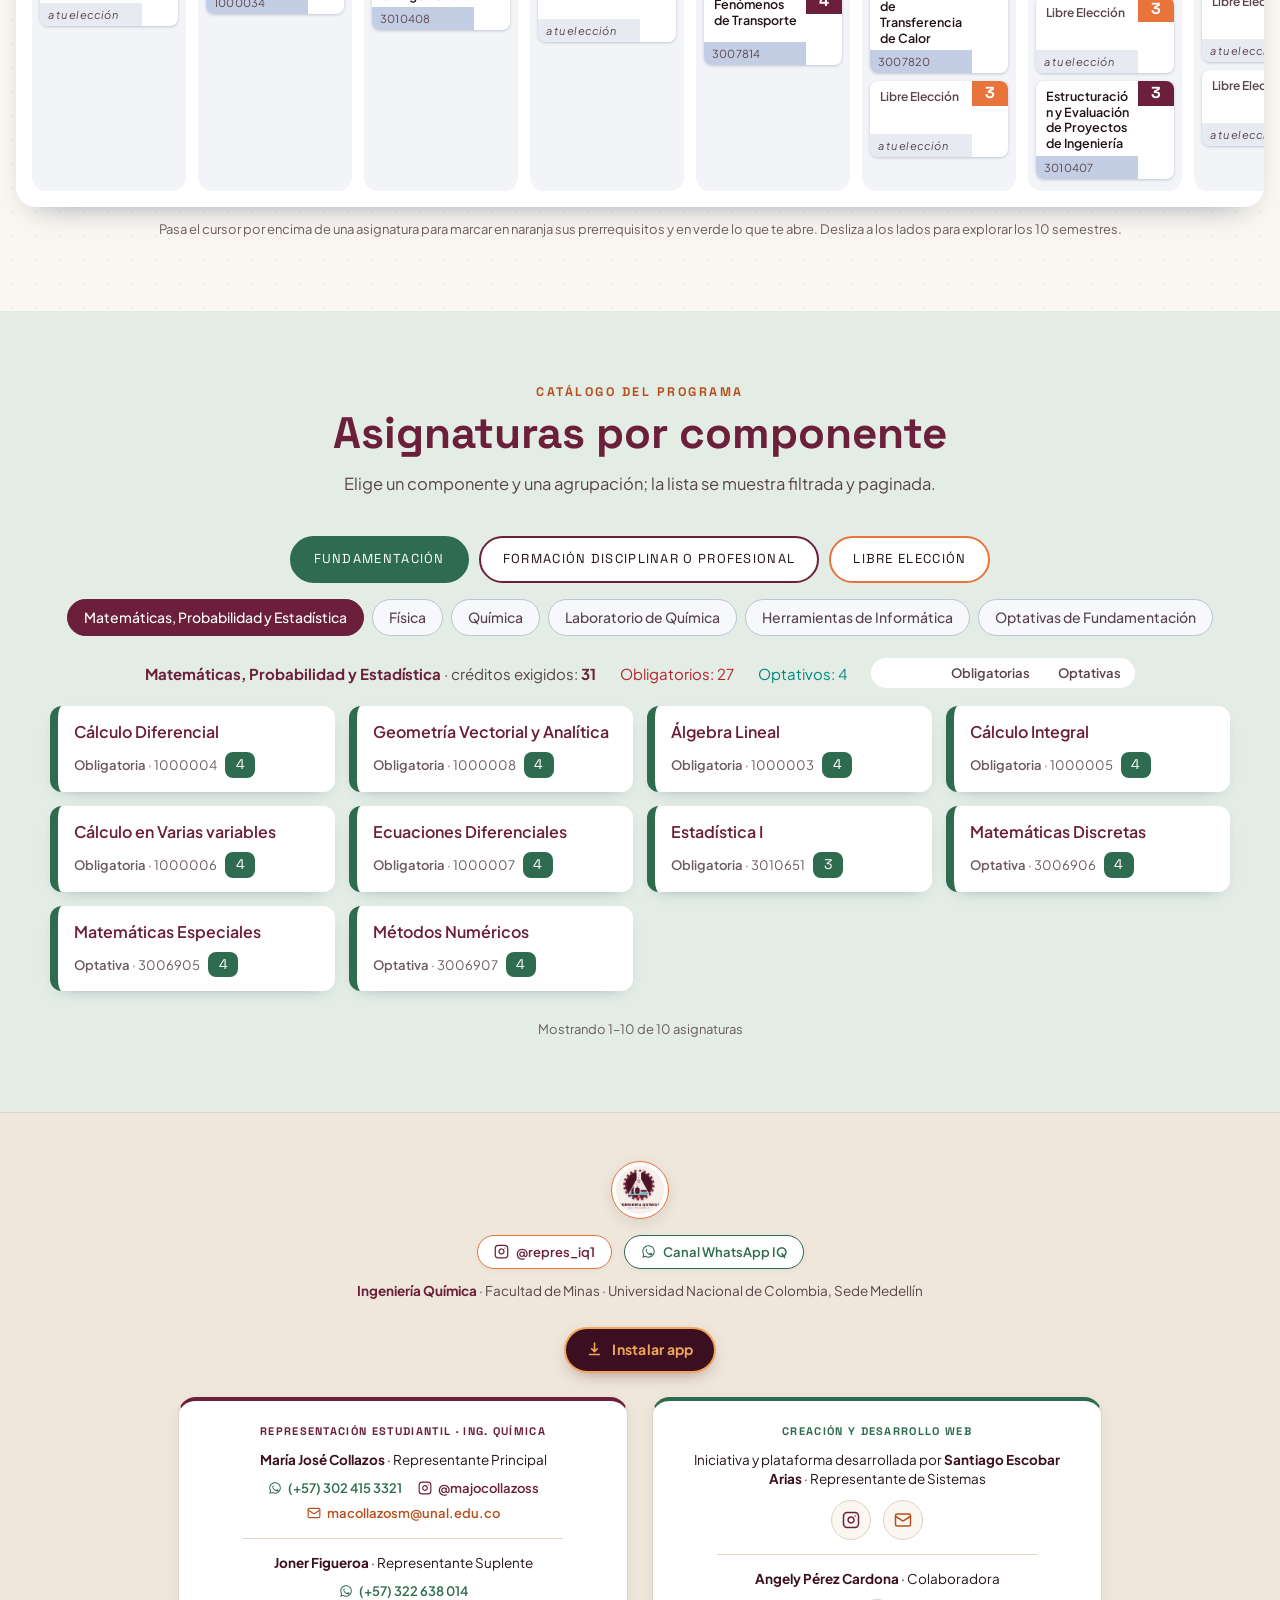
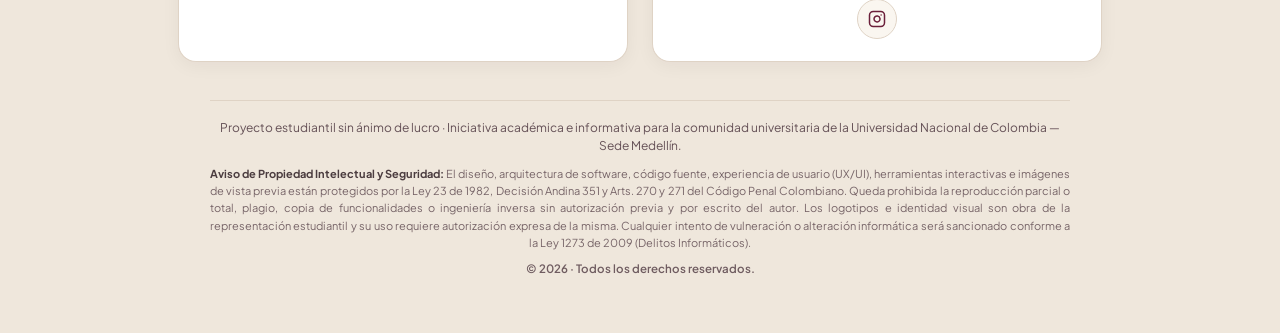
<file: malla.html>
<!doctype html>
<html lang="es">
<head>
  <meta charset="utf-8">
  <meta name="viewport" content="width=device-width, initial-scale=1">
  <title>Malla Curricular · Ingeniería Química UNAL Medellín</title>
  <meta name="description" content="Malla curricular interactiva de Ingeniería Química (Plan 3525, Facultad de Minas, UNAL Sede Medellín): prerrequisitos, créditos, agrupaciones y componentes de cada asignatura.">
  <link rel="icon" type="image/png" href="img/logo-quimica.png">
  <link rel="manifest" href="manifest.webmanifest">
  <meta name="theme-color" content="#6B1F3A">
  <link rel="apple-touch-icon" href="img/app/apple-touch-icon.png">
  <meta name="apple-mobile-web-app-capable" content="yes">
  <meta name="apple-mobile-web-app-title" content="Química UNAL">
  <link rel="preconnect" href="https://fonts.googleapis.com">
  <link rel="preconnect" href="https://fonts.gstatic.com" crossorigin>
  <link rel="stylesheet" href="https://fonts.googleapis.com/css2?family=Fraunces:ital,opsz,wght@0,9..144,700;0,9..144,800;1,9..144,700;1,9..144,800&family=JetBrains+Mono:wght@500;700&family=Plus+Jakarta+Sans:ital,wght@0,400;0,500;0,600;0,700;0,800;1,400;1,600&family=Space+Grotesk:wght@500;600;700;800&display=swap">
  <link rel="stylesheet" href="css/base.css">
  <link rel="stylesheet" href="css/malla.css">
  <link rel="stylesheet" href="css/sofia.css">
  <script src="js/sofia.js" defer></script>
</head>
<body data-pagina="malla">

  <div id="barra"></div>

  <!-- PORTADA -->
  <section class="portada portada--corta foto foto--panoramica">
    <div class="contenedor portada__contenido">
      <div class="portada__logo-wrap">
        <img class="portada__logo" src="img/logo-quimica.png" alt="Logo de Ingeniería Química · Facultad de Minas" width="120" height="120">
      </div>
      <p class="portada__lugar">Programa Curricular Vigente · Plan 3525 · Facultad de Minas</p>
      <h1 class="portada__titulo">
        <span class="portada__antetitulo">Malla Curricular Interactiva</span>
        <span class="letras-varsity">Ingeniería</span>
        <span class="letras-varsity letras-varsity--sub">Química</span>
      </h1>
      <p class="portada__texto">Pasa el cursor sobre cualquier asignatura para resaltar en naranja sus prerrequisitos y en verde las materias que te abre, o haz clic para ver la ficha completa.</p>
    </div>
  </section>

  <main>

    <!-- MALLA INTERACTIVA -->
    <section class="seccion malla" id="malla" aria-labelledby="malla-titulo">
      <div class="contenedor contenedor--ancho">

        <!-- APARTADO BANCO DE RECURSOS -->
        <aside class="malla-drive" aria-label="Recursos académicos y Banco de Materiales de Ingeniería Química">
          <div class="malla-drive__contenido">
            <div class="malla-drive__icono-wrap" aria-hidden="true">
              <svg class="malla-drive__logo" viewBox="0 0 87.3 78" width="34" height="30" aria-hidden="true">
                <path d="m6.6 66.85 3.85 6.65c.8 1.4 1.95 2.5 3.3 3.3l13.75-23.8H0c0 1.55.4 3.1 1.2 4.5z" fill="#0066da"/>
                <path d="M43.65 25 29.9 1.2c-1.35.8-2.5 1.9-3.3 3.3l-25.4 44C.4 50 0 51.55 0 53.1h27.5z" fill="#00ac47"/>
                <path d="M73.55 76.8c1.35-.8 2.5-1.9 3.3-3.3l1.6-2.75 7.65-13.25c.8-1.4 1.2-2.95 1.2-4.5H59.8l5.85 10.15z" fill="#ea4335"/>
                <path d="M43.65 25 57.4 1.2C56.05.4 54.5 0 52.9 0H34.4c-1.6 0-3.15.45-4.5 1.2z" fill="#00832d"/>
                <path d="M59.8 53.1H27.5L13.75 76.8c1.35.8 2.9 1.2 4.5 1.2h50.8c1.6 0 3.15-.45 4.5-1.2z" fill="#2684fc"/>
                <path d="M73.4 26.5l-12.7-22c-.8-1.4-1.95-2.5-3.3-3.3L43.65 25l16.15 28.1H87.3c0-1.55-.4-3.1-1.2-4.5z" fill="#ffba00"/>
              </svg>
            </div>

            <div class="malla-drive__cuerpo">
              <div class="malla-drive__texto">
                <div class="malla-drive__encabezado">
                  <span class="malla-drive__tag">Recursos Académicos Oficiales</span>
                  <h3 class="malla-drive__titulo">Banco de Materiales · Ingeniería Química</h3>
                </div>
                <p class="malla-drive__desc">Accede a talleres de balance de materia y energía, parciales de fenómenos de transporte, guías de laboratorio de reactores y apuntes de la carrera.</p>
              </div>

              <div class="malla-drive__fila-acciones">
                <a class="malla-drive__btn-principal" href="https://drive.google.com/drive/folders/1yaVXC6TtmqcBlnLqO_Mfkm_zaBaAPiQ8" target="_blank" rel="noopener noreferrer">
                  <span>Ir a la Carpeta de Recursos</span>
                  <svg viewBox="0 0 24 24" fill="none" stroke="currentColor" stroke-width="2.3" stroke-linecap="round" stroke-linejoin="round" width="16" height="16" aria-hidden="true">
                    <path d="M18 13v6a2 2 0 0 1-2 2H5a2 2 0 0 1-2-2V8a2 2 0 0 1 2-2h6"/>
                    <polyline points="15 3 21 3 21 9"/>
                    <line x1="10" y1="14" x2="21" y2="3"/>
                  </svg>
                </a>
              </div>

              <div class="malla-drive__nota">
                <svg viewBox="0 0 24 24" fill="none" stroke="currentColor" stroke-width="2" stroke-linecap="round" stroke-linejoin="round" width="15" height="15" aria-hidden="true">
                  <circle cx="12" cy="12" r="10"/>
                  <line x1="12" y1="16" x2="12" y2="12"/>
                  <line x1="12" y1="8" x2="12.01" y2="8"/>
                </svg>
                <span>Recuerda entrar siempre con tu correo institucional <strong>@unal.edu.co</strong>.</span>
              </div>
            </div>
          </div>
        </aside>

                <!-- BARRA DE SESIÓN Y AVANCE PERSONALIZADO EN LA MALLA -->
        <div class="malla-sesion" id="malla-sesion" hidden>
          <div class="malla-sesion__info">
            <span class="malla-sesion__icono" aria-hidden="true">
              <svg viewBox="0 0 24 24" fill="none" stroke="currentColor" stroke-width="2.2" stroke-linecap="round" stroke-linejoin="round"><path d="M22 11.08V12a10 10 0 1 1-5.93-9.14"/><polyline points="22 4 12 14.01 9 11.01"/></svg>
            </span>
            <div class="malla-sesion__textos">
              <div class="malla-sesion__fila-titulo">
                <span class="malla-sesion__etiqueta">Progreso en la malla</span>
                <span class="malla-sesion__usuario" id="malla-usuario-nombre">Estudiante</span>
              </div>
              <p class="malla-sesion__resumen-texto" id="malla-resumen-texto">Cargando tu avance...</p>
            </div>
          </div>
          <div class="malla-sesion__acciones">
            <button type="button" class="malla-sesion__btn-toggle is-activo" id="btn-toggle-sombreado" aria-pressed="true" title="Activar o desactivar el sombreado de materias aprobadas">
              <span class="malla-sesion__btn-toggle-switch"></span>
              <span class="malla-sesion__btn-toggle-label">Sombrear aprobadas</span>
            </button>
            <a href="avance.html" class="malla-sesion__enlace-avance">
              <span>Mi Avance</span>
              <svg viewBox="0 0 24 24" fill="none" stroke="currentColor" stroke-width="2" width="14" height="14" aria-hidden="true"><polyline points="9 18 15 12 9 6"/></svg>
            </a>
          </div>
        </div>

        <!-- AVISO INFORMATIVO PARA INVITADOS SIN AVANCE CARGADO -->
        <aside class="malla-invitado" id="malla-invitado" hidden>
          <div class="malla-invitado__icono" aria-hidden="true">
            <svg viewBox="0 0 24 24" fill="none" stroke="currentColor" stroke-width="2" stroke-linecap="round" stroke-linejoin="round"><path d="M12 22s8-4 8-10V5l-8-3-8 3v7c0 6 8 10 8 10z"/><polyline points="9 12 11 14 15 10"/></svg>
          </div>
          <div class="malla-invitado__cuerpo">
            <p class="malla-invitado__texto"><strong>¿Estudias Ingeniería Química en la UNAL?</strong> Carga tu historia académica del SIA en Mi Avance para sombrear automáticamente en la malla las asignaturas que ya aprobaste.</p>
          </div>
          <a href="avance.html" class="malla-invitado__btn">Cargar mi avance</a>
        </aside>

        <div class="seccion-titulo">
          <p class="seccion-titulo__antetitulo" id="malla-antetitulo">Programa Curricular 3525</p>
          <h2 id="malla-titulo">Malla Curricular</h2>
          <p class="malla__aviso-sugerida">
            <svg viewBox="0 0 24 24" fill="none" stroke="currentColor" stroke-width="2" stroke-linecap="round" stroke-linejoin="round" width="15" height="15" aria-hidden="true"><circle cx="12" cy="12" r="10"/><path d="M12 16v-4"/><path d="M12 8h.01"/></svg>
            <span>Esta es la malla curricular sugerida; sin embargo, puedes avanzar como lo decidas.</span>
          </p>
        </div>

        <ul class="leyenda" id="leyenda" aria-label="Convenciones"></ul>

        <div class="malla__marco">
          <div id="malla-rejilla"><p class="cargando">Cargando malla…</p></div>
        </div>
        <p class="malla__ayuda">Pasa el cursor por encima de una asignatura para marcar en naranja sus prerrequisitos y en verde lo que te abre. Desliza a los lados para explorar los 10 semestres.</p>
      </div>
    </section>

    <!-- ASIGNATURAS POR COMPONENTE (paginadas) -->
    <section class="seccion asignaturas" id="asignaturas" aria-labelledby="asignaturas-titulo">
      <div class="contenedor">
        <div class="seccion-titulo">
          <p class="seccion-titulo__antetitulo">Catálogo del programa</p>
          <h2 id="asignaturas-titulo">Asignaturas por componente</h2>
          <p class="seccion-titulo__intro">Elige un componente y una agrupación; la lista se muestra filtrada y paginada.</p>
        </div>

        <div class="pestanas" id="pestanas" role="tablist" aria-label="Componentes"></div>
        <div class="agrupaciones" id="agrupaciones" aria-label="Agrupaciones del componente"></div>
        <div id="resumen-agrupacion"></div>
        <ul class="catalogo" id="catalogo"></ul>
        <nav class="paginacion" id="paginacion" aria-label="Paginación de asignaturas"></nav>
      </div>
    </section>

  </main>

  <!-- DETALLE DE LA ASIGNATURA SELECCIONADA -->
  <aside class="detalle" id="detalle" role="region" aria-label="Detalle de la asignatura" aria-live="polite" hidden></aside>

  <div id="pie"></div>

  <script src="js/comun.js"></script>
  <script src="js/instalar.js"></script>
  <script src="js/avance-lector.js"></script>
  <script src="js/malla.js"></script>
</body>
</html>
</file>
<file: css/base.css>
/* =========================================================
   INGENIERÍA QUÍMICA · UNAL MEDELLÍN — ESTILOS COMUNES
   Paleta oficial: "Vino, bosque y naranja"
   1. Variables y base
   2. Fondos con fotos de laboratorio e industria química
   3. Barra superior y navegación
   4. Portada
   5. Títulos de sección y avisos
   6. Pie (Con tarjetas oficiales y marca de agua)
   7. Mensaje flotante de bienvenida (Modal oficial)
   ========================================================= */


/* ---------- 1. Variables y base ---------- */

:root {
  /* Paleta Oficial Evolucionada: Laboratorio Industrial Editorial */
  --obsidiana: #1A0810;
  --vino: #6B1F3A;
  --vino-profundo: #3B0F20;
  --rosa-vino: #F5E1E7;

  --verde: #2F6B4F;
  --verde-profundo: #193D2C;
  --verde-salvia: #DCEBDF;

  --naranja: #E8743B;
  --naranja-quemado: #B8501E;
  --ambar: #F2A65A;

  --crema: #FAF6F0;
  --arena: #EFE7DC;
  --texto: #231319;
  --texto-suave: #59444B;

  /* Aliases semánticos */
  --color-primario: var(--vino);
  --color-secundario: var(--verde);
  --color-acento: var(--naranja);

  --papel: var(--crema);
  --tinta: var(--texto);
  --tinta-suave: var(--texto-suave);
  --gris: #6B5B61;
  --linea: #DFD3C5;

  /* Colores de componentes de la malla */
  --fundamentacion: var(--verde);
  --disciplinar: var(--vino);
  --libre: var(--naranja-quemado);

  /* Tipografías */
  --letra-titulo: 'Space Grotesk', -apple-system, BlinkMacSystemFont, "Segoe UI", Roboto, sans-serif;
  --letra-universidad: 'Space Grotesk', -apple-system, BlinkMacSystemFont, "Segoe UI", Roboto, sans-serif;
  --letra-texto: 'Plus Jakarta Sans', -apple-system, BlinkMacSystemFont, "Segoe UI", Roboto, sans-serif;
  --letra-estrecha: 'Space Grotesk', -apple-system, BlinkMacSystemFont, "Segoe UI", Roboto, sans-serif;
  --letra-mono: 'JetBrains Mono', ui-monospace, SFMono-Regular, Menlo, monospace;

  /* Curvas de movimiento (Design Engineering) */
  --ease-out: cubic-bezier(0.23, 1, 0.32, 1);
  --ease-in-out: cubic-bezier(0.77, 0, 0.175, 1);
  --ease-drawer: cubic-bezier(0.32, 0.72, 0, 1);

  /* Radios y elevación */
  --radio-tarjeta: 16px;
  --radio-control: 12px;
  --radio-pill: 999px;
}

*, *::before, *::after { box-sizing: border-box; }
[hidden] { display: none !important; }

html {
  scroll-behavior: smooth;
  color-scheme: light;
  accent-color: var(--naranja);
  scrollbar-color: var(--vino) var(--arena);
}

::selection {
  background: rgba(232, 116, 59, 0.24);
  color: var(--vino-profundo);
}

:focus-visible {
  outline: 2.5px solid var(--naranja);
  outline-offset: 3px;
}

body {
  margin: 0;
  font-family: var(--letra-texto);
  line-height: 1.55;
  color: var(--tinta);
  background-color: var(--papel);
  background-image: radial-gradient(rgba(107, 31, 58, 0.065) 1px, transparent 1px);
  background-size: 24px 24px;
  overflow-x: hidden;
  -webkit-font-smoothing: antialiased;
}

h1, h2, h3, h4, p { margin: 0; }
svg { display: block; }
button { font: inherit; color: inherit; cursor: pointer; }
a { color: var(--naranja-quemado); text-decoration-thickness: 1.5px; }

.contenedor {
  width: min(1180px, 100% - 32px);
  margin-inline: auto;
}

.solo-lectores {
  position: absolute;
  width: 1px; height: 1px;
  overflow: hidden;
  clip-path: inset(50%);
  white-space: nowrap;
}

@keyframes aparecer {
  from { opacity: 0; transform: translateY(8px); }
  to { opacity: 1; transform: none; }
}


/* ---------- 2. Fondos con fotos de Laboratorio y Campus ---------- */

.foto {
  position: relative;
  isolation: isolate;
  overflow: hidden;
  background-color: var(--vino-profundo);
}
.foto::before,
.foto::after {
  content: '';
  position: absolute;
  z-index: -1;
}
.foto::before {
  inset: -14px;
  background-size: cover;
  background-position: center;
  filter: blur(2px);
}
.foto::after {
  inset: 0;
  background: linear-gradient(180deg, rgba(74, 20, 40, 0.90) 0%, rgba(47, 107, 79, 0.80) 58%, rgba(184, 80, 30, 0.62) 100%);
}
.foto--entrada::before { background-image: url(../img/laboratorio-quimica.jpg); }
.foto--panoramica::before,
.foto--edificio::before { background-image: url(../img/laboratorio-quimica.jpg); }


/* ---------- 3. Barra superior y navegación (Rediseño Oficial Ingeniería Química) ---------- */

.barra {
  position: sticky;
  top: 0;
  z-index: 100;
  background: rgba(42, 14, 25, 0.94);
  backdrop-filter: blur(20px) saturate(180%);
  -webkit-backdrop-filter: blur(20px) saturate(180%);
  border-bottom: 1px solid rgba(242, 166, 90, 0.22);
  box-shadow: 0 10px 30px -10px rgba(18, 5, 11, 0.65), inset 0 -1px 0 rgba(232, 116, 59, 0.25);
  transition: background 0.3s ease, box-shadow 0.3s ease;
}

/* Barra de progreso de lectura (Scroll-Driven nativa con respaldo JS) */
.barra__progreso {
  position: absolute;
  top: 0;
  left: 0;
  width: 100%;
  height: 2.5px;
  background: linear-gradient(90deg, var(--naranja) 0%, var(--ambar) 50%, var(--verde) 100%);
  transform-origin: 0 50%;
  transform: scaleX(0);
  opacity: 0.92;
  pointer-events: none;
}

@media (prefers-reduced-motion: no-preference) {
  @supports (animation-timeline: scroll()) {
    @keyframes barraScrollProgreso {
      from { transform: scaleX(0); }
      to { transform: scaleX(1); }
    }
    .barra__progreso {
      animation: barraScrollProgreso auto linear;
      animation-timeline: scroll(root block);
    }
  }
}

.barra__progreso.is-activada {
  animation: barraProgresoCarga 0.45s var(--ease-out) forwards;
}

@keyframes barraProgresoCarga {
  0% { transform: scaleX(0); opacity: 1; }
  65% { transform: scaleX(0.82); opacity: 1; }
  100% { transform: scaleX(1); opacity: 0.9; }
}

.barra__contenido {
  display: flex;
  align-items: center;
  justify-content: space-between;
  gap: 16px;
  min-height: 66px;
  padding-block: 8px;
}

/* Marca / Logo UNAL - Ingeniería Química */
.barra__marca {
  display: flex;
  align-items: center;
  gap: 12px;
  color: #ffffff;
  text-decoration: none;
  padding: 4px 6px;
  border-radius: 12px;
  transition: transform 0.2s ease, opacity 0.2s ease;
}
.barra__marca:hover {
  opacity: 0.96;
  transform: translateY(-0.5px);
}
.barra__marca:focus-visible {
  outline: 2px solid var(--ambar);
  outline-offset: 3px;
}

.barra__escudo {
  width: 44px;
  height: 44px;
  flex: none;
  display: flex;
  align-items: center;
  justify-content: center;
  border-radius: 50%;
  padding: 2px;
  background: linear-gradient(135deg, var(--ambar) 0%, var(--naranja) 50%, var(--vino) 100%);
  box-shadow: 0 2px 10px rgba(0, 0, 0, 0.35);
  transition: transform 0.35s cubic-bezier(0.34, 1.56, 0.64, 1), box-shadow 0.35s ease;
}
.barra__marca:hover .barra__escudo {
  transform: rotate(10deg) scale(1.06);
  box-shadow: 0 0 16px rgba(242, 166, 90, 0.55);
}
.barra__escudo-img {
  width: 100%;
  height: 100%;
  border-radius: 50%;
  object-fit: contain;
  background: #ffffff;
  display: block;
}

.barra__titulos {
  display: flex;
  flex-direction: column;
}
.barra__nombre {
  font-family: var(--letra-universidad);
  font-size: 14.5px;
  font-weight: 800;
  line-height: 1.15;
  letter-spacing: 0.07em;
  text-transform: uppercase;
  color: #ffffff;
  text-shadow: 0 1px 3px rgba(0, 0, 0, 0.4);
}
.barra__subfila {
  display: flex;
  align-items: center;
  gap: 5px;
  font-family: var(--letra-texto);
  font-size: 11.5px;
  line-height: 1.3;
  margin-top: 1px;
}
.barra__facultad {
  color: var(--ambar);
  font-weight: 600;
  letter-spacing: 0.02em;
}
.barra__separador {
  color: rgba(242, 166, 90, 0.5);
  font-weight: 700;
}
.barra__sede {
  color: rgba(255, 255, 255, 0.78);
  font-weight: 500;
}

/* ---------- Dock de Navegación Segmentado (Pill Bar) ---------- */
.nav {
  display: flex;
  align-items: center;
  gap: 4px;
  position: relative;
  background: rgba(24, 7, 15, 0.75);
  border: 1px solid rgba(242, 166, 90, 0.22);
  border-radius: 999px;
  padding: 4px;
  box-shadow: inset 0 2px 6px rgba(0, 0, 0, 0.45), 0 4px 14px rgba(0, 0, 0, 0.25);
}

/* Glider deslizante interactivo entre pestañas */
.nav__glider {
  position: absolute;
  top: 0;
  left: 0;
  pointer-events: none;
  z-index: 1;
  border-radius: 999px;
  background: rgba(242, 166, 90, 0.12);
  border: 1px solid rgba(242, 166, 90, 0.35);
  box-shadow: 0 0 14px rgba(242, 166, 90, 0.18);
  opacity: 0;
  transition: transform 0.26s cubic-bezier(0.2, 0.85, 0.25, 1.1),
              width 0.26s cubic-bezier(0.2, 0.85, 0.25, 1.1),
              height 0.26s cubic-bezier(0.2, 0.85, 0.25, 1.1),
              opacity 0.2s ease;
}

/* Botones de cada pestaña */
.nav__item {
  position: relative;
  z-index: 2;
  display: inline-flex;
  align-items: center;
  gap: 7px;
  padding: 8px 15px;
  border-radius: 999px;
  font-family: var(--letra-universidad);
  font-size: 12.5px;
  letter-spacing: 0.04em;
  text-transform: uppercase;
  font-weight: 700;
  text-decoration: none;
  white-space: nowrap;
  color: rgba(255, 255, 255, 0.84);
  overflow: hidden;
  transition: color 0.2s ease, transform 0.16s cubic-bezier(0.34, 1.56, 0.64, 1), background 0.2s ease;
  user-select: none;
}

.nav__item:hover {
  color: var(--ambar);
  transform: translateY(-1.5px);
}

.nav__icono-box {
  display: flex;
  align-items: center;
  justify-content: center;
  width: 17px;
  height: 17px;
  flex: none;
  transition: transform 0.24s cubic-bezier(0.34, 1.56, 0.64, 1), color 0.2s ease;
}
.nav__icono {
  width: 16px;
  height: 16px;
}

.nav__item:hover .nav__icono-box {
  transform: translateY(-1.5px) scale(1.15);
  color: var(--ambar);
}

.nav__etiqueta {
  line-height: 1;
}

/* Pestaña activa (Página actual) */
.nav__item--activo,
.nav__item[aria-current="page"] {
  background: linear-gradient(135deg, var(--naranja) 0%, var(--naranja-quemado) 100%);
  color: #ffffff;
  box-shadow: 0 4px 16px rgba(232, 116, 59, 0.45), inset 0 1px 0 rgba(255, 255, 255, 0.35);
  border: 1px solid rgba(255, 255, 255, 0.28);
  font-weight: 800;
  animation: pestanaActivaEntrada 0.35s cubic-bezier(0.2, 0.9, 0.3, 1.1);
}
.nav__item--activo:hover,
.nav__item[aria-current="page"]:hover {
  color: #ffffff;
  transform: translateY(-1px);
}

@keyframes pestanaActivaEntrada {
  0% { transform: scale(0.92); opacity: 0.8; }
  50% { transform: scale(1.03); }
  100% { transform: scale(1); opacity: 1; }
}

/* Filamento luminoso inferior de pestaña activa */
.nav__filamento {
  position: absolute;
  bottom: 2px;
  left: 20%;
  right: 20%;
  height: 2px;
  border-radius: 999px;
  background: rgba(255, 255, 255, 0.95);
  box-shadow: 0 0 6px #ffffff, 0 0 10px rgba(242, 166, 90, 0.8);
  animation: filamentoEntrada 0.4s ease-out;
  pointer-events: none;
}

@keyframes filamentoEntrada {
  0% { transform: scaleX(0); opacity: 0; }
  100% { transform: scaleX(1); opacity: 1; }
}

/* Onda expansiva de clic sobre botón */
.nav__onda {
  position: absolute;
  border-radius: 50%;
  background: rgba(255, 255, 255, 0.35);
  transform: translate(-50%, -50%) scale(0);
  animation: ondaExpansiva 0.5s ease-out forwards;
  pointer-events: none;
}

@keyframes ondaExpansiva {
  0% { width: 0; height: 0; opacity: 0.6; }
  100% { width: 200px; height: 200px; opacity: 0; }
}

/* Animación de respuesta inmediata al hacer clic en un botón */
.nav__item.is-clic {
  animation: botonPestanaClic 0.28s ease-out;
}

@keyframes botonPestanaClic {
  0% { transform: scale(1); }
  40% { transform: scale(0.93); }
  75% { transform: scale(1.03); }
  100% { transform: scale(1); }
}

.nav__item:focus-visible {
  outline: 2px solid var(--ambar);
  outline-offset: 2px;
}

/* Botón menú móvil (Hamburguesa animada) */
.barra__boton-menu {
  display: none;
  align-items: center;
  gap: 8px;
  padding: 8px 14px;
  border-radius: 999px;
  border: 1.5px solid rgba(242, 166, 90, 0.35);
  background: rgba(242, 166, 90, 0.1);
  color: #fff;
  font-family: var(--letra-universidad);
  font-size: 12px;
  letter-spacing: 0.08em;
  text-transform: uppercase;
  font-weight: 700;
  transition: background 0.2s, border-color 0.2s, color 0.2s, transform 0.15s;
}
.barra__boton-menu:hover {
  background: rgba(242, 166, 90, 0.22);
  border-color: var(--ambar);
}
.barra__boton-menu:active { transform: scale(0.96); }
.barra__boton-menu:focus-visible { outline: 2px solid var(--ambar); outline-offset: 2px; }

.barra__icono-menu {
  width: 18px;
  height: 14px;
  display: flex;
  flex-direction: column;
  justify-content: space-between;
  position: relative;
}
.barra__linea {
  width: 100%;
  height: 2px;
  background: #ffffff;
  border-radius: 2px;
  transition: transform 0.25s cubic-bezier(0.2, 0.8, 0.2, 1), opacity 0.2s ease;
}

.barra.is-menu-abierto .barra__boton-menu {
  background: var(--naranja);
  color: #fff;
  border-color: var(--ambar);
}
.barra.is-menu-abierto .barra__linea--1 {
  transform: translateY(6px) rotate(45deg);
}
.barra.is-menu-abierto .barra__linea--2 {
  opacity: 0;
  transform: scaleX(0);
}
.barra.is-menu-abierto .barra__linea--3 {
  transform: translateY(-6px) rotate(-45deg);
}


/* ---------- 4. Portada ---------- */

.portada__contenido {
  display: flex;
  flex-direction: column;
  align-items: center;
  text-align: center;
  padding: 72px 0 80px;
}
/* Cabeceras editoriales de módulos (.portada--corta): sin foto borrosa genérica */
.portada--corta.foto {
  background:
    linear-gradient(90deg, rgba(242, 166, 90, 0.045) 1px, transparent 1px) 0 0 / 48px 48px,
    linear-gradient(0deg, rgba(242, 166, 90, 0.045) 1px, transparent 1px) 0 0 / 48px 48px,
    radial-gradient(circle at 85% 20%, rgba(232, 116, 59, 0.22) 0%, transparent 52%),
    linear-gradient(135deg, #16070E 0%, #34101E 56%, #173828 100%);
  border-bottom: 1px solid rgba(242, 166, 90, 0.28);
}
.portada--corta.foto::before,
.portada--corta.foto::after {
  display: none;
}

.portada--corta .portada__contenido {
  padding: 40px 0 46px;
  align-items: flex-start;
  text-align: left;
}
.portada--corta .portada__logo-wrap {
  display: none;
}
.portada--corta .portada__texto {
  margin-left: 0;
  max-width: 62ch;
}
.portada--corta .portada__cifras {
  margin-top: 24px;
  justify-content: flex-start;
}

.portada__lugar {
  display: inline-flex;
  align-items: center;
  gap: 8px;
  padding: 6px 18px;
  border-radius: 999px;
  background: rgba(74, 20, 40, 0.85);
  border: 1.5px solid var(--ambar);
  color: var(--crema);
  font-family: var(--letra-universidad);
  font-size: 12px;
  font-weight: 700;
  letter-spacing: .14em;
  text-transform: uppercase;
  margin-bottom: 16px;
  backdrop-filter: blur(8px);
}
.portada__titulo { margin-top: 6px; }
.portada__antetitulo {
  display: block;
  font-family: var(--letra-universidad);
  font-size: clamp(14px, 2.2vw, 20px);
  letter-spacing: .25em;
  text-transform: uppercase;
  color: var(--ambar);
  font-weight: 700;
  margin-bottom: 6px;
}

.letras-varsity {
  position: relative;
  display: inline-block;
  font-family: var(--letra-titulo);
  font-weight: 800;
  font-size: clamp(44px, 8.5vw, 88px);
  line-height: 0.96;
  letter-spacing: -0.03em;
  text-transform: uppercase;
  color: #ffffff;
  text-shadow: 0 4px 20px rgba(24, 7, 15, 0.55);
}
.portada--corta .letras-varsity { font-size: clamp(38px, 6.5vw, 76px); }
.letras-varsity--sub {
  display: block;
  margin-top: 4px;
  font-size: clamp(40px, 8vw, 84px);
  letter-spacing: -0.025em;
  color: var(--ambar);
  text-shadow: 0 4px 20px rgba(24, 7, 15, 0.65);
}

.portada__logo-wrap {
  margin-bottom: 20px;
}
.portada__logo {
  width: 130px;
  height: 130px;
  border-radius: 50%;
  object-fit: contain;
  padding: 6px;
  border: 4px solid #fff;
  box-shadow: 0 10px 30px rgba(0, 0, 0, .45), 0 0 0 4px var(--naranja);
  background: #fff;
  display: block;
  margin: 0 auto;
  transition: transform .25s ease;
}
.portada__logo:hover {
  transform: scale(1.05);
}

.portada__subtitulo {
  margin-top: 14px;
  font-family: var(--letra-titulo);
  font-size: clamp(24px, 4.2vw, 44px);
  letter-spacing: .02em;
  text-transform: uppercase;
  font-weight: 700;
  color: #fff;
}
.portada__texto {
  max-width: 640px;
  margin-top: 14px;
  font-size: 17px;
  line-height: 1.6;
  color: var(--crema);
}

.portada__cifras {
  display: flex;
  flex-wrap: wrap;
  justify-content: center;
  margin: 32px 0 0;
  padding: 4px;
  list-style: none;
  border: 1.5px solid rgba(242, 166, 90, .45);
  border-radius: 18px;
  background: rgba(74, 20, 40, .86);
  backdrop-filter: blur(10px);
  box-shadow: 0 14px 34px -10px rgba(0,0,0,0.45);
  font-variant-numeric: tabular-nums;
}
.portada__cifras li {
  display: flex;
  flex-direction: column;
  align-items: center;
  justify-content: center;
  min-width: 120px;
  padding: 12px 20px;
  font-family: var(--letra-titulo);
  font-weight: 700;
  font-size: 24px;
  line-height: 1.1;
  letter-spacing: .01em;
  text-transform: uppercase;
  color: var(--ambar);
}
.portada__cifras li + li { border-left: 1px solid rgba(255, 255, 255, .18); }
.portada__cifras small {
  margin-top: 4px;
  font-family: var(--letra-texto);
  font-weight: 600;
  font-size: 11.5px;
  letter-spacing: .02em;
  text-transform: none;
  color: var(--crema);
}

.portada__boton {
  display: inline-flex;
  align-items: center;
  justify-content: center;
  gap: 10px;
  min-height: 48px;
  margin-top: 24px;
  padding: 12px 24px;
  border-radius: var(--radio-pill);
  background: var(--naranja);
  color: var(--texto);
  font-family: var(--letra-universidad);
  font-weight: 700;
  font-size: 13.5px;
  letter-spacing: .06em;
  text-transform: uppercase;
  text-decoration: none;
  box-shadow: 0 8px 22px -6px rgba(232, 116, 59, .55);
  transition: transform 160ms var(--ease-out), background 160ms var(--ease-out), box-shadow 180ms var(--ease-out);
}
.portada__boton:hover {
  transform: translateY(-2px);
  background: var(--ambar);
  box-shadow: 0 12px 26px -6px rgba(242, 166, 90, .65);
}
.portada__boton:active {
  transform: scale(0.97);
}
.portada__boton svg { width: 18px; height: 18px; color: var(--texto); flex: none; }

.portada__acciones {
  display: flex;
  flex-wrap: wrap;
  align-items: center;
  justify-content: center;
  gap: 12px;
  margin-top: 24px;
}
.portada__acciones .portada__boton { margin-top: 0; }
.portada__boton--secundario {
  background: rgba(30, 74, 54, .92);
  color: #ffffff;
  border: 1.5px solid rgba(220, 235, 223, .45);
  box-shadow: 0 10px 24px -10px rgba(0, 0, 0, .45);
}
.portada__boton--secundario:hover {
  background: var(--verde-profundo);
  border-color: var(--ambar);
  color: #fff;
  box-shadow: 0 12px 26px -8px rgba(47, 107, 79, .5);
}
.portada__boton--secundario svg { color: var(--ambar); }


/* ---------- 5. Títulos de sección y avisos ---------- */

.seccion { padding: 72px 0; }

.seccion-titulo {
  max-width: 680px;
  margin: 0 auto 40px;
  text-align: center;
}
.seccion-titulo__antetitulo {
  font-family: var(--letra-universidad);
  font-size: 12.5px;
  font-weight: 700;
  letter-spacing: .2em;
  text-transform: uppercase;
  color: var(--naranja-quemado);
}
.seccion-titulo h2 {
  margin-top: 6px;
  font-family: var(--letra-titulo);
  font-weight: 700;
  font-size: clamp(30px, 4.5vw, 44px);
  line-height: 1.15;
  color: var(--vino);
}
.seccion-titulo__intro { margin-top: 12px; font-size: 16.5px; color: var(--tinta-suave); }

.aviso {
  max-width: 560px;
  margin: 40px auto;
  padding: 22px 24px;
  border: 2px dashed var(--naranja);
  border-radius: 18px;
  background: #fff;
  text-align: center;
  color: var(--tinta-suave);
}
.aviso strong { color: var(--vino); }
.aviso code {
  padding: 2px 6px;
  border-radius: 6px;
  background: var(--arena);
  font-size: 14px;
}

.cargando {
  padding: 48px 0;
  text-align: center;
  font-family: var(--letra-universidad);
  letter-spacing: .2em;
  text-transform: uppercase;
  font-size: 13px;
  color: var(--gris);
}


/* ---------- 6. Pie de Página ---------- */

.pie {
  background: var(--arena);
  border-top: 1px solid var(--linea);
  padding: 48px 16px 56px;
  display: flex;
  flex-direction: column;
  align-items: center;
  gap: 24px;
}

.pie__marca-central {
  display: flex;
  flex-direction: column;
  align-items: center;
  text-align: center;
  gap: 12px;
  max-width: 680px;
  margin: 0 auto;
}

.pie__escudo {
  width: 58px;
  height: 58px;
  display: flex;
  align-items: center;
  justify-content: center;
  margin-bottom: 2px;
}

.pie__escudo-img {
  width: 58px;
  height: 58px;
  border-radius: 50%;
  object-fit: contain;
  background: #ffffff;
  padding: 4px;
  border: 1.5px solid var(--naranja);
  box-shadow: 0 4px 14px rgba(42, 26, 31, 0.1);
  display: block;
}

.pie__pildoras-carrera {
  display: inline-flex;
  align-items: center;
  justify-content: center;
  gap: 12px;
  flex-wrap: wrap;
  margin-top: 2px;
}

.pie__pildora {
  display: inline-flex;
  align-items: center;
  gap: 7px;
  padding: 6px 16px;
  border-radius: 999px;
  background: #ffffff;
  border: 1px solid var(--linea);
  font-size: 13px;
  font-weight: 600;
  text-decoration: none;
  box-shadow: 0 2px 6px rgba(0, 0, 0, 0.04);
  transition: transform .15s, border-color .15s, box-shadow .15s, background .15s;
}

.pie__pildora:hover {
  transform: translateY(-1px);
  box-shadow: 0 4px 12px rgba(0, 0, 0, 0.08);
}

.pie__pildora--ig {
  color: var(--vino);
  border-color: var(--naranja);
}
.pie__pildora--ig:hover {
  background: var(--rosa-vino);
  border-color: var(--vino);
}

.pie__pildora--wpp {
  color: var(--verde);
  border-color: var(--verde);
}
.pie__pildora--wpp:hover {
  background: var(--verde-salvia);
  border-color: var(--verde-profundo);
}

.pie__titulo-carrera {
  font-size: 13.5px;
  color: var(--texto-suave);
  line-height: 1.5;
  margin: 0;
}
.pie__titulo-carrera strong {
  color: var(--vino);
  font-weight: 700;
}

/* Rejilla de tarjetas */
.pie__tarjetas-grid {
  display: grid;
  grid-template-columns: repeat(2, minmax(320px, 450px));
  justify-content: center;
  gap: 24px;
  width: min(940px, 100%);
  margin: 0 auto;
}

.pie__tarjeta {
  background: #ffffff;
  border-radius: 18px;
  padding: 22px 24px;
  box-shadow: 0 4px 18px rgba(42, 26, 31, 0.05);
  border: 1px solid var(--linea);
  text-align: center;
  display: flex;
  flex-direction: column;
  align-items: center;
  gap: 10px;
  position: relative;
  overflow: hidden;
}

.pie__tarjeta--representacion {
  border-top: 4px solid var(--vino);
}
.pie__tarjeta--desarrollo {
  border-top: 4px solid var(--verde);
}

.pie__tarjeta-sub {
  font-family: var(--letra-universidad);
  font-size: 11px;
  font-weight: 700;
  letter-spacing: .12em;
  text-transform: uppercase;
}
.pie__tarjeta--representacion .pie__tarjeta-sub { color: var(--vino); }
.pie__tarjeta--desarrollo .pie__tarjeta-sub { color: var(--verde); }

.pie__tarjeta-nombre {
  font-size: 13.5px;
  line-height: 1.45;
  color: var(--texto);
  margin: 0;
}
.pie__tarjeta-nombre strong {
  color: var(--vino-profundo);
  font-weight: 700;
}

.pie__tarjeta-enlaces {
  display: flex;
  align-items: center;
  justify-content: center;
  gap: 16px;
  flex-wrap: wrap;
  margin-top: 4px;
}
.pie__tarjeta-enlaces--segunda { margin-top: 0; }

.pie__enlace-contacto {
  display: inline-flex;
  align-items: center;
  gap: 6px;
  font-size: 13px;
  text-decoration: none;
  font-weight: 600;
  transition: color .15s, transform .15s;
}
.pie__enlace-contacto:hover { transform: translateY(-1px); }

.pie__enlace-contacto--wpp { color: var(--verde); }
.pie__enlace-contacto--wpp:hover { color: var(--verde-profundo); }

.pie__enlace-contacto--correo { color: var(--naranja-quemado); }
.pie__enlace-contacto--correo:hover { color: var(--vino); }

.pie__enlace-contacto--ig { color: var(--vino); }
.pie__enlace-contacto--ig:hover { color: var(--naranja); }

.pie__repre-bloque {
  display: flex;
  flex-direction: column;
  align-items: center;
  gap: 5px;
  width: 100%;
}

.pie__repre-divisor {
  width: 80%;
  height: 1px;
  background: var(--linea);
  margin: 4px 0;
}

.pie__tarjeta-enlaces--iconos {
  display: flex;
  align-items: center;
  justify-content: center;
  gap: 12px;
  margin-top: 6px;
}

.pie__enlace-icono {
  display: inline-flex;
  align-items: center;
  justify-content: center;
  width: 40px;
  height: 40px;
  border-radius: 50%;
  border: 1px solid var(--linea);
  background: var(--crema);
  transition: transform .18s ease, background .18s ease, border-color .18s ease, color .18s ease, box-shadow .18s ease;
  cursor: pointer;
  text-decoration: none;
}
.pie__enlace-icono:hover {
  transform: translateY(-2px);
  box-shadow: 0 4px 12px rgba(42, 26, 31, 0.1);
}
.pie__enlace-icono--ig {
  color: var(--vino);
}
.pie__enlace-icono--ig:hover {
  background: var(--rosa-vino);
  border-color: var(--vino);
  color: var(--vino-profundo);
}
.pie__enlace-icono--correo {
  color: var(--naranja-quemado);
}
.pie__enlace-icono--correo:hover {
  background: var(--arena);
  border-color: var(--naranja);
  color: var(--vino);
}


/* ---------- 7. Mensaje flotante de bienvenida (Modal oficial) ---------- */

.toast-autor {
  position: fixed;
  bottom: 24px;
  right: 24px;
  z-index: 9999;
  max-width: 440px;
  width: calc(100% - 32px);
  pointer-events: none;
  opacity: 0;
  transform: translateY(24px) scale(0.96);
  transition: opacity .35s cubic-bezier(0.16, 1, 0.3, 1), transform .35s cubic-bezier(0.16, 1, 0.3, 1);
}

.toast-autor.is-visible {
  pointer-events: auto;
  opacity: 1;
  transform: translateY(0) scale(1);
}

.toast-autor.is-hiding {
  opacity: 0;
  transform: translateY(16px) scale(0.95);
}

.toast-autor__tarjeta {
  background: #ffffff;
  border-radius: 24px;
  padding: 24px 26px 20px;
  box-shadow: 0 20px 48px -10px rgba(42, 26, 31, 0.25), 0 0 0 1px rgba(107, 31, 58, 0.15);
  border: 2px solid var(--vino);
  display: flex;
  flex-direction: column;
  gap: 14px;
  position: relative;
}

.toast-autor__cerrar {
  position: absolute;
  top: 14px;
  right: 14px;
  width: 32px;
  height: 32px;
  border-radius: 50%;
  background: var(--arena);
  border: none;
  color: var(--texto-suave);
  display: grid;
  place-items: center;
  cursor: pointer;
  transition: background .15s, color .15s, transform .1s;
}

.toast-autor__cerrar:hover {
  background: var(--rosa-vino);
  color: var(--vino);
  transform: scale(1.05);
}

.toast-autor__cabecera {
  display: flex;
  align-items: center;
  gap: 14px;
  padding-right: 32px;
}

.toast-autor__avatar {
  width: 48px;
  height: 48px;
  border-radius: 50%;
  border: 2px solid var(--naranja);
  padding: 2px;
  background: #ffffff;
  flex-shrink: 0;
  overflow: hidden;
}

.toast-autor__avatar-img {
  width: 100%;
  height: 100%;
  object-fit: contain;
  border-radius: 50%;
  display: block;
}

.toast-autor__titulos {
  display: flex;
  flex-direction: column;
  gap: 2px;
}

.toast-autor__nombre {
  font-family: var(--letra-titulo);
  font-size: 17px;
  font-weight: 700;
  color: var(--vino);
  line-height: 1.2;
}

.toast-autor__cargo {
  font-family: var(--letra-universidad);
  font-size: 11px;
  font-weight: 700;
  letter-spacing: .12em;
  text-transform: uppercase;
  color: var(--verde);
  margin-top: 2px;
}

.toast-autor__mensaje {
  font-size: 14px;
  line-height: 1.55;
  color: var(--texto);
  margin: 0;
}
.toast-autor__destacado {
  color: #2563eb;
  font-weight: 800;
  letter-spacing: 0.02em;
}

.toast-autor__mensaje strong {
  color: var(--vino);
  font-weight: 700;
}

.toast-autor__fila-inferior {
  display: flex;
  align-items: center;
  justify-content: space-between;
  gap: 12px;
  margin-top: 4px;
}

.toast-autor__pildoras {
  display: flex;
  align-items: center;
  gap: 8px;
}

.toast-autor__pildora {
  display: inline-flex;
  align-items: center;
  gap: 6px;
  border-radius: 999px;
  padding: 6px 14px;
  font-size: 12.5px;
  font-weight: 600;
  text-decoration: none;
  transition: transform .15s, box-shadow .15s;
}
.toast-autor__pildora:hover { transform: translateY(-1px); }

.toast-autor__pildora--icono-solo {
  width: 38px;
  height: 38px;
  padding: 0;
  justify-content: center;
  border-radius: 50%;
}

.toast-autor__pildora--wpp {
  background: var(--verde-salvia);
  border: 1px solid var(--verde);
  color: var(--verde-profundo);
}
.toast-autor__pildora--ig {
  background: var(--rosa-vino);
  border: 1px solid var(--vino);
  color: var(--vino);
}
.toast-autor__pildora--correo {
  background: var(--arena);
  border: 1px solid var(--naranja);
  color: var(--naranja-quemado);
}

.toast-autor__btn-ok {
  background: var(--naranja);
  color: var(--texto);
  border: none;
  border-radius: 999px;
  padding: 10px 22px;
  font-family: var(--letra-universidad);
  font-size: 12px;
  font-weight: 700;
  letter-spacing: .1em;
  text-transform: uppercase;
  cursor: pointer;
  width: fit-content;
  margin-top: 0;
  box-shadow: 0 4px 14px rgba(232, 116, 59, 0.35);
  transition: background .15s, transform .1s;
}
.toast-autor__btn-ok:hover {
  background: var(--naranja-quemado);
  color: #ffffff;
  transform: translateY(-1px);
}


/* ---------- Barra inferior móvil tipo App (oculta en PC) ---------- */
.nav-movil {
  display: none;
}

/* ---------- Responsive ---------- */

@media (min-width: 901px) and (max-width: 1180px) {
  .nav__item {
    padding: 7px 11px;
    font-size: 11.5px;
    gap: 5px;
  }
  .barra__nombre {
    font-size: 13px;
  }
}

@media (max-width: 900px) {
  body {
    padding-bottom: calc(74px + env(safe-area-inset-bottom));
  }
  .barra__contenido {
    min-height: 56px;
    padding-block: 6px;
    justify-content: center;
  }
  .nav {
    display: none !important;
  }
  .nav-movil {
    display: grid;
    grid-template-columns: repeat(6, 1fr);
    align-items: center;
    position: fixed;
    left: 0;
    right: 0;
    bottom: 0;
    z-index: 120;
    background: rgba(24, 8, 15, 0.96);
    backdrop-filter: blur(18px) saturate(180%);
    -webkit-backdrop-filter: blur(18px) saturate(180%);
    border-top: 1px solid rgba(242, 166, 90, 0.28);
    padding: 6px 6px max(8px, env(safe-area-inset-bottom));
    box-shadow: 0 -10px 28px -8px rgba(10, 3, 6, 0.72);
  }
  .nav-movil__item {
    display: flex;
    flex-direction: column;
    align-items: center;
    justify-content: center;
    gap: 3px;
    min-height: 48px;
    padding: 4px 2px;
    border-radius: 12px;
    color: rgba(255, 255, 255, 0.74);
    text-decoration: none;
    font-family: var(--letra-universidad);
    font-size: 10px;
    font-weight: 600;
    letter-spacing: 0.01em;
    transition: color 150ms var(--ease-out), background 150ms var(--ease-out), transform 120ms var(--ease-out);
  }
  .nav-movil__item:active {
    transform: scale(0.93);
  }
  .nav-movil__icono {
    display: flex;
    align-items: center;
    justify-content: center;
    width: 22px;
    height: 22px;
  }
  .nav-movil__icono svg {
    width: 19px;
    height: 19px;
  }
  .nav-movil__etiqueta {
    line-height: 1;
    white-space: nowrap;
  }
  .nav-movil__item--activo,
  .nav-movil__item[aria-current="page"] {
    color: var(--ambar);
    background: rgba(232, 116, 59, 0.16);
    font-weight: 800;
  }
  .toast-autor {
    bottom: calc(84px + env(safe-area-inset-bottom));
  }
}

@media (max-width: 720px) {
  .portada__contenido { padding: 48px 0 56px; }
  .portada__cifras li { min-width: 50%; }
  .portada__cifras li:nth-child(odd) { border-left: 0; }
  .portada__cifras li:nth-child(n + 3) { border-top: 1px solid rgba(255, 255, 255, .2); }
  .seccion { padding: 52px 0; }

  .pie__tarjetas-grid {
    grid-template-columns: 1fr;
  }
}

@media (max-width: 480px) {
  .toast-autor {
    bottom: calc(82px + env(safe-area-inset-bottom));
    right: 12px;
    left: 12px;
    width: auto;
    max-width: none;
  }
  .toast-autor__tarjeta {
    padding: 18px 18px 16px;
  }
  .toast-autor__fila-inferior {
    flex-direction: column-reverse;
    align-items: stretch;
    gap: 12px;
  }
  .toast-autor__fila-inferior .toast-autor__pildoras {
    justify-content: center;
  }
  .toast-autor__btn-ok {
    text-align: center;
    width: 100%;
  }
  .barra__escudo {
    width: 38px;
    height: 38px;
  }
  .barra__nombre {
    font-size: 12.5px;
    letter-spacing: .05em;
  }
  .barra__subfila {
    font-size: 10.5px;
  }
  .barra__boton-menu {
    padding: 6px 12px;
    font-size: 11px;
  }
}


/* ---------- Aviso Legal y Propiedad Intelectual ---------- */
.pie__legal {
  display: flex;
  flex-direction: column;
  align-items: center;
  gap: 10px;
  max-width: 860px;
  margin: 14px auto 0;
  padding-top: 18px;
  border-top: 1px solid var(--linea, rgba(0, 0, 0, 0.12));
  text-align: center;
}

.pie__legal-texto {
  font-family: var(--letra-texto, sans-serif);
  font-size: 12px;
  color: var(--tinta-suave, #555555);
  line-height: 1.5;
  margin: 0;
  opacity: 0.92;
}

.pie__legal-aviso {
  font-family: var(--letra-texto, sans-serif);
  font-size: 11px;
  color: var(--tinta-suave, #666666);
  line-height: 1.55;
  margin: 0;
  opacity: 0.8;
  text-align: justify;
  text-align-last: center;
}

.pie__legal-aviso strong {
  color: var(--tinta, #222222);
}

.pie__copyright {
  font-family: var(--letra-texto, sans-serif);
  font-size: 11.5px;
  font-weight: 600;
  color: var(--tinta-suave, #555555);
  line-height: 1.4;
  margin: 0;
  opacity: 0.85;
}

/* =========================================================
   Botón "Instalar app" y su ayuda
   ========================================================= */
.instalar-fila { display: flex; justify-content: center; margin-top: 14px; }
.instalar-fila--portada { justify-content: flex-start; margin: 18px 0 4px; }
.instalar-btn {
  display: inline-flex; align-items: center; gap: 9px;
  min-height: 44px;
  padding: 10px 20px; border: 2px solid var(--ambar); border-radius: 999px;
  background: var(--vino-profundo); color: var(--ambar);
  font-family: var(--letra-texto); font-size: 14px; font-weight: 700; letter-spacing: .02em;
  cursor: pointer; transition: background 160ms var(--ease-out), color 160ms var(--ease-out), transform 150ms var(--ease-out), box-shadow 160ms var(--ease-out);
  box-shadow: 0 6px 18px -8px rgba(74, 20, 40, .55);
}
.instalar-btn svg { width: 17px; height: 17px; flex: none; }
.instalar-btn:hover, .instalar-btn:focus-visible { background: var(--ambar); color: var(--vino-profundo); transform: translateY(-1px); }
.instalar-btn:active { transform: scale(0.97); }
.instalar-btn:focus-visible { outline: 3px solid var(--vino-profundo); outline-offset: 3px; }

.instalar-dialogo {
  width: min(92vw, 420px); padding: 22px 24px; border: 2px solid var(--ambar); border-radius: 14px;
  background: var(--vino-profundo); color: #e8eef7;
  box-shadow: 0 30px 80px -20px rgba(0, 0, 0, .7);
}
.instalar-dialogo::backdrop { background: rgba(42, 12, 24, .75); backdrop-filter: blur(3px); }
.instalar-dialogo__etiqueta { margin: 0 0 6px; font-size: 12px; font-weight: 600; letter-spacing: .1em; text-transform: uppercase; color: var(--ambar); }
.instalar-dialogo__titulo { margin: 0 0 12px; font-family: var(--letra-universidad); font-size: 22px; color: #fff; }
.instalar-dialogo__pasos { margin: 0 0 16px; padding-left: 22px; display: grid; gap: 8px; font-size: 15px; line-height: 1.5; }
.instalar-dialogo__pasos b { color: #fff; }
.instalar-dialogo__cerrar {
  width: 100%; padding: 11px; border: 2px solid var(--ambar); border-radius: 999px; background: transparent;
  color: var(--ambar); font-family: var(--letra-texto); font-size: 14px; font-weight: 700; cursor: pointer;
}
.instalar-dialogo__cerrar:hover, .instalar-dialogo__cerrar:focus-visible { background: var(--ambar); color: var(--vino-profundo); }

@media (prefers-reduced-motion: reduce) {
  *, *::before, *::after {
    animation-duration: 0.01ms !important;
    animation-iteration-count: 1 !important;
    transition-duration: 0.01ms !important;
    scroll-behavior: auto !important;
  }
}
</file>
<file: css/inicio.css>
/* =========================================================
   MÓDULO INICIO — INGENIERÍA QUÍMICA UNAL MEDELLÍN
   Paleta: "Vino, bosque y naranja"
   1. Portada Split & Tarjeta de Proceso Químico
   2. Evento Destacado y Mini-Cards
   3. Definición del Pregrado, Ficha Técnica y Acreditación
   4. Rutas y Pilares Curriculares de la Industria Química
   5. Perfil del Egresado
   6. Grupos Estudiantiles y Capítulos
   ========================================================= */


/* ---------- 1. Portada Split & Tarjeta de Proceso ---------- */

.portada__landing {
  display: grid;
  grid-template-columns: 1.12fr 0.88fr;
  align-items: center;
  gap: 44px;
  padding: 52px 0 68px;
  position: relative;
  z-index: 2;
}

@keyframes entradaHero {
  from { opacity: 0; transform: translateY(10px); }
  to { opacity: 1; transform: translateY(0); }
}

.portada__info {
  display: flex;
  flex-direction: column;
  align-items: flex-start;
  text-align: left;
  animation: entradaHero 420ms var(--ease-out) both;
}

.portada__badge-iq {
  display: inline-flex;
  align-items: center;
  padding: 6px 14px;
  border-radius: 999px;
  background: rgba(24, 8, 15, 0.85);
  border: 1px solid rgba(242, 166, 90, 0.5);
  color: var(--ambar);
  font-family: var(--letra-mono);
  font-size: 11px;
  font-weight: 700;
  letter-spacing: .08em;
  text-transform: uppercase;
  margin-bottom: 18px;
  backdrop-filter: blur(8px);
}

.portada__info .portada__titulo {
  margin-top: 0;
  margin-bottom: 16px;
}

.portada__info .portada__texto {
  max-width: 580px;
  margin-top: 0;
  margin-bottom: 24px;
  font-size: 17.5px;
  line-height: 1.6;
  color: #F7EAE1;
}

.portada__info .portada__acciones {
  justify-content: flex-start;
  margin-top: 4px;
  margin-bottom: 28px;
}

.portada__info .portada__cifras {
  margin: 0;
  background: rgba(74, 20, 40, 0.88);
  border: 1.5px solid rgba(242, 166, 90, 0.4);
}

/* Tarjeta Reactor de Proceso Industrial (Columna Derecha) */
.portada__visual-iq {
  display: flex;
  justify-content: center;
  align-items: center;
}

.reactor-hero-card {
  position: relative;
  width: 100%;
  max-width: 420px;
  background: rgba(58, 15, 31, 0.9);
  border: 1.5px solid rgba(242, 166, 90, 0.42);
  border-radius: 24px;
  padding: 22px 22px 20px;
  backdrop-filter: blur(14px);
  box-shadow: 0 22px 46px -14px rgba(24, 7, 15, 0.78);
  overflow: hidden;
  animation: entradaHero 480ms 80ms var(--ease-out) both;
  transition: transform 220ms var(--ease-out), border-color 220ms var(--ease-out);
}

.reactor-hero-card:hover {
  transform: translateY(-2px);
  border-color: var(--ambar);
}

.reactor-hero-card__glow {
  position: absolute;
  top: -60px;
  right: -60px;
  width: 180px;
  height: 180px;
  background: radial-gradient(circle, rgba(232, 116, 59, var(--reactor-intensity, 0.45)) 0%, transparent 70%);
  pointer-events: none;
  transition: opacity 200ms var(--ease-out);
}

.reactor-hero-card__header {
  display: flex;
  align-items: center;
  justify-content: space-between;
  margin-bottom: 22px;
  padding-bottom: 12px;
  border-bottom: 1px solid rgba(255, 255, 255, 0.15);
}

.reactor-hero-card__tag {
  font-family: var(--letra-universidad);
  font-size: 11px;
  font-weight: 700;
  letter-spacing: .12em;
  color: var(--crema);
}

.reactor-hero-card__sede {
  font-family: var(--letra-universidad);
  font-size: 11px;
  font-weight: 700;
  letter-spacing: .1em;
  color: var(--ambar);
}

.reactor-hero-card__nucleo {
  position: relative;
  width: 170px;
  height: 170px;
  margin: 0 auto 20px;
  display: flex;
  align-items: center;
  justify-content: center;
}

.reactor-hero-card__anillo-giro {
  position: absolute;
  inset: -10px;
  border-radius: 50%;
  border: 2px dashed rgba(242, 166, 90, 0.45);
  animation: girarAnillo 30s linear infinite;
}

@keyframes girarAnillo {
  from { transform: rotate(0deg); }
  to { transform: rotate(360deg); }
}

.reactor-hero-card__camara {
  width: 148px;
  height: 148px;
  border-radius: 50%;
  background: radial-gradient(circle at 50% 35%, rgba(107, 31, 58, 0.45) 0%, rgba(20, 5, 12, 0.95) 75%),
              url(../img/laboratorio-quimica.jpg);
  background-size: cover;
  background-position: center;
  border: 3.5px solid var(--naranja);
  box-shadow: 0 10px 30px rgba(0, 0, 0, 0.65), 0 0 20px rgba(232, 116, 59, 0.35), inset 0 0 15px rgba(0, 0, 0, 0.7);
  display: flex;
  align-items: center;
  justify-content: center;
  position: relative;
  z-index: 2;
  overflow: hidden;
  transition: transform 0.3s ease, border-color 0.3s ease;
}

.reactor-hero-card:hover .reactor-hero-card__camara {
  border-color: var(--ambar);
  box-shadow: 0 12px 34px rgba(0, 0, 0, 0.75), 0 0 28px rgba(242, 166, 90, 0.5), inset 0 0 15px rgba(0, 0, 0, 0.6);
}

/* Reacción química SVG animada */
.reaccion-quimica-svg {
  width: 140px;
  height: 140px;
  display: block;
  filter: drop-shadow(0 4px 10px rgba(0, 0, 0, 0.45));
}

/* Llama térmica inferior */
.reaccion__llama {
  animation: llamaFlicker calc(1.8s / var(--reactor-speed, 1)) ease-in-out infinite;
  transform-origin: 80px 158px;
}
@keyframes llamaFlicker {
  0%, 100% { transform: scale(1) translateY(0); opacity: 0.9; }
  50% { transform: scale(1.15, 1.28) translateY(-1px); opacity: 1; filter: drop-shadow(0 0 6px rgba(242, 166, 90, 0.95)); }
}

/* Ola del fluido reactivo */
.reaccion__ola {
  animation: olaFluido calc(3.2s / var(--reactor-speed, 1)) ease-in-out infinite alternate;
  transform-origin: center;
}
@keyframes olaFluido {
  0% { transform: translateY(0) scaleY(1); }
  50% { transform: translateY(-2.5px) scaleY(1.08); }
  100% { transform: translateY(1.5px) scaleY(0.96); }
}

/* Agitador mecánico continuo (CSTR) */
.reaccion__aspas {
  transform-origin: 80px 128px;
  animation: agitarAspas calc(2.2s / var(--reactor-speed, 1)) linear infinite;
}
@keyframes agitarAspas {
  0% { transform: scaleX(1); opacity: 0.95; }
  50% { transform: scaleX(0.2); opacity: 0.65; }
  100% { transform: scaleX(1); opacity: 0.95; }
}

/* Molécula reactiva flotante */
.reaccion__molecula {
  animation: rotarMolecula calc(9s / var(--reactor-speed, 1)) linear infinite;
  transform-origin: 86px 103px;
}
@keyframes rotarMolecula {
  0% { transform: rotate(0deg) translateY(0); }
  50% { transform: rotate(180deg) translateY(-2px); }
  100% { transform: rotate(360deg) translateY(0); }
}

/* Burbujas cinéticas ascendiendo */
.reaccion__burbuja {
  animation: ascenderBurbuja calc(3s / var(--reactor-speed, 1)) infinite ease-in;
}
.rb-1 { animation-duration: calc(2.6s / var(--reactor-speed, 1)); animation-delay: 0.1s; }
.rb-2 { animation-duration: calc(3.4s / var(--reactor-speed, 1)); animation-delay: 0.9s; }
.rb-3 { animation-duration: calc(2.2s / var(--reactor-speed, 1)); animation-delay: 1.5s; }
.rb-4 { animation-duration: calc(2.9s / var(--reactor-speed, 1)); animation-delay: 0.5s; }
.rb-5 { animation-duration: calc(2.4s / var(--reactor-speed, 1)); animation-delay: 1.8s; }

@keyframes ascenderBurbuja {
  0% { transform: translateY(0) scale(0.6); opacity: 0; }
  25% { opacity: 0.95; }
  85% { opacity: 0.8; }
  100% { transform: translateY(-46px) scale(1.2); opacity: 0; }
}

/* Vapores de destilación */
.reaccion__vapor {
  animation: vaporSubir 2.5s infinite ease-out;
}
.rv-1 { animation-delay: 0.2s; }
.rv-2 { animation-delay: 1.3s; }

@keyframes vaporSubir {
  0% { transform: translateY(0) scaleY(0.6); opacity: 0; }
  40% { opacity: 0.8; }
  100% { transform: translateY(-14px) scaleY(1.2); opacity: 0; }
}

/* Gota condensada en el refrigerante */
.reaccion__gota {
  animation: gotaGoteo 3s infinite ease-in;
}
@keyframes gotaGoteo {
  0%, 55% { opacity: 0; transform: translateY(0) scale(0.4); }
  70% { opacity: 1; transform: translateY(0) scale(1); }
  100% { opacity: 0; transform: translateY(10px) scale(0.8); }
}

.reactor-hero-card__telemetria {
  display: grid;
  grid-template-columns: repeat(2, 1fr);
  gap: 10px;
  background: rgba(24, 7, 15, 0.55);
  padding: 12px 14px;
  border-radius: 14px;
  border: 1px solid rgba(255, 255, 255, 0.12);
}

.telemetria-item {
  display: flex;
  flex-direction: column;
  gap: 2px;
}

.telemetria-item__etiqueta {
  font-family: var(--letra-universidad);
  font-size: 10px;
  letter-spacing: .08em;
  color: #DCEBDF;
  text-transform: uppercase;
}

.telemetria-item__valor {
  font-family: var(--letra-titulo);
  font-size: 14.5px;
  color: #ffffff;
  font-weight: 700;
  font-variant-numeric: tabular-nums;
}

.telemetria-item__valor--ambar { color: var(--ambar); }
.telemetria-item__valor--estado { color: #6fe3a1; }

.telemetria-item__valor small {
  font-size: 11px;
  font-weight: 500;
  color: var(--ambar);
}

/* Control interactivo del simulador */
.reactor-control {
  margin-top: 12px;
  padding-top: 12px;
  border-top: 1px solid rgba(255, 255, 255, 0.12);
  display: flex;
  flex-direction: column;
  gap: 10px;
}

.reactor-control__cabecera {
  display: flex;
  align-items: center;
  justify-content: space-between;
  gap: 8px;
  flex-wrap: wrap;
}

.reactor-control__etiqueta {
  font-family: var(--letra-universidad);
  font-size: 10.5px;
  font-weight: 700;
  letter-spacing: .09em;
  text-transform: uppercase;
  color: rgba(255, 255, 255, 0.84);
}

.reactor-control__modos {
  display: inline-flex;
  gap: 4px;
  background: rgba(24, 7, 15, 0.55);
  padding: 3px;
  border-radius: 999px;
  border: 1px solid rgba(255, 255, 255, 0.12);
}

.reactor-modo {
  border: none;
  background: transparent;
  color: rgba(255, 255, 255, 0.78);
  font-family: var(--letra-universidad);
  font-size: 10.5px;
  font-weight: 700;
  letter-spacing: .04em;
  padding: 4px 9px;
  border-radius: 999px;
  transition: background 150ms var(--ease-out), color 150ms var(--ease-out), transform 120ms var(--ease-out);
}

.reactor-modo:hover {
  color: #ffffff;
  background: rgba(255, 255, 255, 0.1);
}

.reactor-modo:active {
  transform: scale(0.96);
}

.reactor-modo.is-activo {
  background: var(--naranja);
  color: var(--texto);
}

.reactor-control__slider {
  -webkit-appearance: none;
  appearance: none;
  width: 100%;
  height: 6px;
  border-radius: 999px;
  background: linear-gradient(90deg, var(--verde) 0%, var(--ambar) 55%, var(--naranja) 100%);
  outline: none;
  cursor: pointer;
}

.reactor-control__slider::-webkit-slider-thumb {
  -webkit-appearance: none;
  appearance: none;
  width: 18px;
  height: 18px;
  border-radius: 50%;
  background: #ffffff;
  border: 2.5px solid var(--vino-profundo);
  box-shadow: 0 2px 8px rgba(0, 0, 0, 0.45);
  transition: transform 140ms var(--ease-out);
}

.reactor-control__slider::-webkit-slider-thumb:hover {
  transform: scale(1.12);
}

.reactor-control__slider::-moz-range-thumb {
  width: 18px;
  height: 18px;
  border-radius: 50%;
  background: #ffffff;
  border: 2.5px solid var(--vino-profundo);
  box-shadow: 0 2px 8px rgba(0, 0, 0, 0.45);
}


/* ---------- 2. Evento Destacado: Día del Ingeniero Químico ---------- */

.iq-evento-banner {
  display: grid;
  grid-template-columns: 1.4fr 1fr;
  align-items: center;
  gap: 32px;
  background: linear-gradient(135deg, var(--vino-profundo) 0%, var(--vino) 100%);
  border-radius: 24px;
  padding: 32px 36px;
  color: #fff;
  border: 2px solid var(--ambar);
  box-shadow: 0 14px 34px -10px rgba(42, 26, 31, 0.4);
  margin-top: 16px;
  position: relative;
  overflow: hidden;
}

.iq-evento-banner::after {
  content: "";
  position: absolute;
  right: -50px;
  bottom: -50px;
  width: 220px;
  height: 220px;
  border-radius: 50%;
  background: radial-gradient(circle, rgba(232, 116, 59, 0.25) 0%, transparent 70%);
  pointer-events: none;
}

.iq-evento-banner__fecha {
  display: inline-block;
  font-family: var(--letra-universidad);
  font-size: 11.5px;
  font-weight: 700;
  letter-spacing: .12em;
  text-transform: uppercase;
  color: var(--naranja);
  background: var(--arena);
  padding: 4px 12px;
  border-radius: 999px;
  margin-bottom: 10px;
}

.iq-evento-banner__titulo {
  font-family: var(--letra-titulo);
  font-size: clamp(24px, 3.2vw, 32px);
  font-weight: 700;
  color: #ffffff;
  line-height: 1.2;
  margin-bottom: 8px;
}

.iq-evento-banner__texto {
  font-size: 15px;
  line-height: 1.55;
  color: var(--crema);
  margin-bottom: 18px;
  max-width: 540px;
}

.iq-evento-banner__acciones {
  display: flex;
  align-items: center;
  gap: 14px;
  flex-wrap: wrap;
}

.iq-evento-banner__btn-primario {
  display: inline-flex;
  align-items: center;
  gap: 8px;
  padding: 10px 22px;
  border-radius: 999px;
  background: var(--naranja);
  color: var(--texto);
  font-family: var(--letra-universidad);
  font-size: 12.5px;
  font-weight: 700;
  letter-spacing: .06em;
  text-transform: uppercase;
  text-decoration: none;
  transition: background .15s, transform .15s;
}
.iq-evento-banner__btn-primario:hover {
  background: var(--ambar);
  transform: translateY(-1px);
}

.iq-evento-banner__btn-secundario {
  display: inline-flex;
  align-items: center;
  padding: 9px 18px;
  border-radius: 999px;
  background: rgba(255, 255, 255, 0.12);
  border: 1px solid rgba(255, 255, 255, 0.3);
  color: #ffffff;
  font-family: var(--letra-universidad);
  font-size: 12px;
  font-weight: 600;
  text-transform: uppercase;
  letter-spacing: .06em;
  text-decoration: none;
  transition: background .15s;
}
.iq-evento-banner__btn-secundario:hover {
  background: rgba(255, 255, 255, 0.22);
}

.iq-evento-banner__tarjetas {
  display: grid;
  grid-template-columns: 1fr;
  gap: 12px;
}

.iq-evento-mini-card {
  display: flex;
  flex-direction: column;
  padding: 13px 18px;
  border-radius: 14px;
  background: #ffffff;
  color: var(--texto);
  border: 1px solid rgba(242, 166, 90, 0.35);
  position: relative;
  overflow: hidden;
  box-shadow: 0 4px 12px rgba(0, 0, 0, 0.14);
  transition: transform 180ms var(--ease-out), border-color 180ms var(--ease-out);
}

.iq-evento-mini-card:hover {
  transform: translateY(-2px);
  border-color: var(--ambar);
}

.iq-evento-mini-card__linea {
  display: inline-block;
  width: 24px;
  height: 3.5px;
  border-radius: 999px;
  margin-bottom: 6px;
}

.iq-evento-mini-card strong {
  font-family: var(--letra-titulo);
  font-size: 16px;
  color: var(--vino);
}
.iq-evento-mini-card small {
  font-size: 12.5px;
  color: var(--texto-suave);
  font-weight: 500;
}


/* ---------- 3. Definición, Ficha Técnica y Acreditación ---------- */

.programa__rejilla {
  display: grid;
  grid-template-columns: 1.15fr 0.85fr;
  gap: 32px;
  align-items: start;
}

.programa__texto {
  display: flex;
  flex-direction: column;
  gap: 16px;
  padding: 28px 30px;
  border-radius: 20px;
  background: #fff;
  border: 1px solid var(--linea);
  box-shadow: 0 14px 30px -20px rgba(42, 26, 31, .3);
  font-size: 16.5px;
  color: var(--texto);
}

.programa__lema {
  display: inline-flex;
  align-self: flex-start;
  padding: 6px 16px;
  border-radius: 999px;
  background: var(--vino);
  border: 1px solid var(--ambar);
  font-family: var(--letra-universidad);
  font-size: 11.5px;
  letter-spacing: .14em;
  text-transform: uppercase;
  color: var(--crema);
  font-weight: 700;
}

.ficha {
  margin: 0;
  padding: 0;
  list-style: none;
  border-radius: 20px;
  background: #fff;
  border: 1px solid var(--linea);
  box-shadow: 0 14px 30px -20px rgba(42, 26, 31, .3);
  overflow: hidden;
}
.ficha li {
  display: flex;
  justify-content: space-between;
  align-items: center;
  gap: 16px;
  padding: 13px 22px;
}
.ficha li:nth-child(odd) { background: var(--crema); }
.ficha__etiqueta {
  font-family: var(--letra-universidad);
  font-size: 11.5px;
  letter-spacing: .1em;
  text-transform: uppercase;
  color: var(--texto-suave);
  flex-shrink: 0;
}
.ficha__valor {
  text-align: right;
  font-weight: 700;
  color: var(--vino);
  word-break: break-word;
}

.programa__parrafos {
  display: flex;
  flex-direction: column;
  gap: 14px;
  line-height: 1.65;
}


/* ---------- 4. Rutas y Pilares Curriculares ---------- */

.rutas-curriculares {
  margin-top: 56px;
  padding-top: 36px;
  border-top: 1px solid var(--linea);
}

.seccion-titulo--rutas {
  margin-bottom: 28px;
}

.rutas__titulo {
  font-family: var(--letra-titulo);
  font-size: clamp(26px, 3.2vw, 36px);
  color: var(--vino);
  letter-spacing: -.02em;
  margin: 4px 0 10px;
}

.rutas__grid {
  display: grid;
  grid-template-columns: repeat(auto-fit, minmax(min(100%, 265px), 1fr));
  gap: 20px;
}

.ruta-card {
  position: relative;
  display: flex;
  flex-direction: column;
  padding: 24px 22px 20px;
  background: #ffffff;
  border-radius: var(--radio-tarjeta);
  border: 1px solid var(--linea);
  box-shadow: 0 8px 22px -12px rgba(42, 26, 31, 0.08);
  transition: transform 180ms var(--ease-out), box-shadow 180ms var(--ease-out), border-color 180ms var(--ease-out);
  overflow: hidden;
}

.ruta-card:hover {
  transform: translateY(-2px);
  box-shadow: 0 14px 30px -12px rgba(42, 26, 31, 0.16);
  border-color: var(--color-ruta, var(--naranja));
}

.ruta-card__encabezado {
  display: flex;
  align-items: center;
  justify-content: space-between;
  margin-bottom: 14px;
}

.ruta-card__numero {
  font-family: var(--letra-titulo);
  font-size: 13px;
  font-weight: 800;
  letter-spacing: .08em;
  color: var(--color-ruta, var(--vino));
  background: var(--arena);
  padding: 3px 8px;
  border-radius: 6px;
}

.ruta-card__icono {
  width: 44px;
  height: 44px;
  display: flex;
  align-items: center;
  justify-content: center;
  border-radius: 12px;
  background: var(--crema);
  color: var(--color-ruta, var(--vino));
}
.ruta-card__icono svg { width: 22px; height: 22px; }

.ruta-card__nombre {
  font-family: var(--letra-titulo);
  font-size: 18.5px;
  font-weight: 700;
  color: var(--vino-profundo);
  line-height: 1.3;
  margin-bottom: 10px;
}

.ruta-card__descripcion {
  font-size: 14.5px;
  line-height: 1.55;
  color: var(--texto-suave);
  flex-grow: 1;
  margin-bottom: 18px;
}

.ruta-card__pie {
  margin-top: auto;
  padding-top: 12px;
  border-top: 1px solid var(--linea);
}

.ruta-card__enlace {
  display: inline-flex;
  align-items: center;
  gap: 6px;
  font-family: var(--letra-universidad);
  font-size: 12px;
  font-weight: 700;
  letter-spacing: .06em;
  text-transform: uppercase;
  color: var(--naranja-quemado);
  text-decoration: none;
  transition: color .15s, transform .15s;
}
.ruta-card__enlace:hover {
  color: var(--vino);
  transform: translateX(3px);
}

/* Acreditación: Banda de contraste Bosque Profundo */
.acreditacion {
  margin-top: 56px;
  padding: 36px 36px 30px;
  border-radius: 20px;
  background: linear-gradient(145deg, #132E21 0%, #1C4431 100%);
  border: 1px solid rgba(220, 235, 223, 0.22);
  box-shadow: 0 20px 44px -16px rgba(19, 46, 33, 0.45);
  color: #ffffff;
}

.acreditacion__cabecera {
  display: flex;
  align-items: center;
  gap: 18px;
  margin-bottom: 24px;
}

.acreditacion__sello-icono {
  width: 52px;
  height: 52px;
  border-radius: 14px;
  background: rgba(242, 166, 90, 0.16);
  border: 1px solid rgba(242, 166, 90, 0.4);
  color: var(--ambar);
  display: flex;
  align-items: center;
  justify-content: center;
  flex-shrink: 0;
}
.acreditacion__sello-icono svg { width: 28px; height: 28px; }

.acreditacion__antetitulo {
  font-family: var(--letra-mono);
  font-size: 11px;
  letter-spacing: .12em;
  text-transform: uppercase;
  color: var(--ambar);
  font-weight: 700;
}

.acreditacion__estado {
  font-family: var(--letra-titulo);
  font-size: clamp(20px, 2.5vw, 25px);
  color: #ffffff;
  font-weight: 700;
  margin-top: 2px;
}

.acreditacion__rejilla {
  display: grid;
  grid-template-columns: repeat(auto-fit, minmax(min(100%, 240px), 1fr));
  gap: 16px;
  margin-bottom: 20px;
}

.acreditacion__tarjeta {
  background: rgba(255, 255, 255, 0.07);
  border-radius: var(--radio-tarjeta);
  padding: 18px 20px;
  border: 1px solid rgba(255, 255, 255, 0.14);
}
.acreditacion__tarjeta--renovacion {
  background: rgba(232, 116, 59, 0.14);
  border-color: rgba(242, 166, 90, 0.35);
}

.acreditacion__tarjeta-encabezado {
  display: flex;
  align-items: center;
  justify-content: space-between;
  margin-bottom: 8px;
}

.acreditacion__anio-badge {
  font-family: var(--letra-mono);
  font-size: 13px;
  font-weight: 700;
  color: var(--ambar);
}

.acreditacion__hito-tipo {
  font-family: var(--letra-universidad);
  font-size: 11px;
  text-transform: uppercase;
  letter-spacing: .08em;
  color: rgba(255, 255, 255, 0.72);
}

.acreditacion__texto {
  font-size: 13.5px;
  line-height: 1.5;
  color: #EDF4EF;
}

.acreditacion__pie {
  display: flex;
  align-items: flex-start;
  gap: 10px;
  padding-top: 14px;
  border-top: 1px solid rgba(255, 255, 255, 0.15);
}

.acreditacion__info-icono {
  width: 18px;
  height: 18px;
  color: var(--ambar);
  flex-shrink: 0;
  margin-top: 2px;
}

.acreditacion__nota {
  font-size: 13px;
  color: rgba(255, 255, 255, 0.8);
  line-height: 1.45;
}

.fuentes {
  margin-top: 28px;
  font-size: 13px;
  color: var(--texto-suave);
  text-align: center;
}
.fuentes a { color: var(--naranja-quemado); font-weight: 600; }


/* ---------- 5. Perfil del Egresado ---------- */

.perfil__tarjetas {
  list-style: none;
  padding: 0;
  margin: 0;
  display: grid;
  grid-template-columns: repeat(auto-fit, minmax(min(100%, 245px), 1fr));
  gap: 20px;
}

.rasgo {
  background: #ffffff;
  border-radius: var(--radio-tarjeta);
  padding: 24px 22px 22px;
  border: 1px solid var(--linea);
  box-shadow: 0 8px 22px -12px rgba(42, 26, 31, 0.08);
  display: flex;
  flex-direction: column;
  gap: 12px;
  transition: transform 180ms var(--ease-out), box-shadow 180ms var(--ease-out), border-color 180ms var(--ease-out);
}

.rasgo:nth-child(2) .rasgo__icono { background: var(--verde-salvia); color: var(--verde-profundo); }
.rasgo:nth-child(3) .rasgo__icono { background: #FCEADE; color: var(--naranja-quemado); }
.rasgo:nth-child(4) .rasgo__icono { background: var(--rosa-vino); color: var(--vino-profundo); }

.rasgo:hover {
  transform: translateY(-2px);
  box-shadow: 0 14px 30px -12px rgba(42, 26, 31, 0.14);
  border-color: rgba(107, 31, 58, 0.35);
}

.rasgo__icono {
  width: 48px;
  height: 48px;
  border-radius: 14px;
  background: var(--arena);
  color: var(--vino);
  display: flex;
  align-items: center;
  justify-content: center;
}
.rasgo__icono svg { width: 24px; height: 24px; }

.rasgo h3 {
  font-family: var(--letra-titulo);
  font-size: 18.5px;
  font-weight: 700;
  color: var(--vino-profundo);
  line-height: 1.3;
}

.rasgo p {
  font-size: 14.5px;
  line-height: 1.6;
  color: var(--texto-suave);
}

.perfil__fuente {
  margin-top: 32px;
  text-align: center;
  font-size: 13px;
  color: var(--texto-suave);
}


/* ---------- 6. Grupos Estudiantiles y Capítulos ---------- */

.grupos {
  padding: 80px 0 96px;
  background: linear-gradient(180deg, var(--vino-profundo) 0%, #2A101C 100%);
  position: relative;
  overflow: hidden;
}

.grupos .seccion-titulo__antetitulo { color: var(--ambar); }
.grupos .seccion-titulo h2 { color: #ffffff; }
.grupos .seccion-titulo__intro { color: #E7D5DC; }

.grupos__lista {
  list-style: none;
  max-width: 620px;
  margin: 0 auto;
  padding: 0;
  display: flex;
  justify-content: center;
}

.grupo {
  width: 100%;
  display: flex;
  flex-direction: column;
  align-items: center;
  text-align: center;
  background: rgba(255, 255, 255, 0.06);
  border: 1.5px solid rgba(242, 166, 90, 0.28);
  border-radius: 26px;
  padding: 34px 28px 30px;
  backdrop-filter: blur(12px);
  transition: transform .25s ease, border-color .25s ease, box-shadow .25s ease;
  position: relative;
}

.grupo:hover {
  transform: translateY(-5px);
  border-color: var(--naranja);
  box-shadow: 0 16px 36px -10px rgba(0, 0, 0, 0.6), 0 0 24px rgba(232, 116, 59, 0.28);
}

.grupo__enlace {
  text-decoration: none;
  color: inherit;
  display: flex;
  flex-direction: column;
  align-items: center;
  cursor: pointer;
  outline: none;
  margin-bottom: 14px;
}

.grupo__logo-wrap {
  position: relative;
  width: 124px;
  height: 124px;
  border-radius: 22px;
  background: #ffffff;
  padding: 10px;
  border: 3px solid var(--naranja);
  box-shadow: 0 8px 24px rgba(0, 0, 0, 0.4);
  display: flex;
  align-items: center;
  justify-content: center;
  transition: transform .25s ease, border-color .25s ease;
}

.grupo__enlace:hover .grupo__logo-wrap {
  transform: scale(1.06);
  border-color: var(--ambar);
}

.grupo__logo-img {
  width: 100%;
  height: 100%;
  object-fit: contain;
  border-radius: 14px;
  display: block;
}

.grupo__badge {
  position: absolute;
  bottom: -8px;
  display: inline-flex;
  align-items: center;
  gap: 5px;
  padding: 4px 12px;
  border-radius: 999px;
  background: var(--naranja);
  color: var(--texto);
  font-family: var(--letra-universidad);
  font-size: 11px;
  font-weight: 700;
  letter-spacing: .06em;
  opacity: 0;
  transform: translateY(6px);
  transition: opacity .25s ease, transform .25s ease;
  box-shadow: 0 4px 12px rgba(0, 0, 0, 0.4);
  white-space: nowrap;
}

.grupo__enlace:hover .grupo__badge {
  opacity: 1;
  transform: translateY(0);
}

.grupo__cuerpo {
  display: flex;
  flex-direction: column;
  align-items: center;
  gap: 8px;
  width: 100%;
}

.grupo__tipo {
  font-family: var(--letra-universidad);
  font-size: 11.5px;
  letter-spacing: .14em;
  text-transform: uppercase;
  color: var(--ambar);
  font-weight: 700;
}

.grupo__nombre {
  font-family: var(--letra-titulo);
  font-size: 21px;
  color: #ffffff;
  font-weight: 700;
  margin: 2px 0 4px;
}

.grupo__descripcion {
  font-size: 15px;
  line-height: 1.6;
  color: #e5d7dd;
  max-width: 520px;
}

.grupo__contactos {
  display: flex;
  gap: 10px;
  margin-top: 10px;
}

.grupo__enlace-contacto {
  display: inline-flex;
  align-items: center;
  gap: 6px;
  padding: 5px 12px;
  border-radius: 999px;
  background: rgba(255, 255, 255, 0.1);
  border: 1px solid rgba(255, 255, 255, 0.2);
  color: #ffffff;
  font-size: 12px;
  text-decoration: none;
  transition: background .15s;
}
.grupo__enlace-contacto:hover {
  background: rgba(255, 255, 255, 0.22);
}


/* ---------- Responsive ---------- */

@media (max-width: 960px) {
  .portada__landing {
    grid-template-columns: 1fr;
    gap: 40px;
    padding: 48px 0 60px;
  }
  .portada__info {
    align-items: center;
    text-align: center;
  }
  .portada__info .portada__acciones {
    justify-content: center;
  }
  .iq-evento-banner {
    grid-template-columns: 1fr;
    padding: 26px 24px;
  }
  .programa__rejilla {
    grid-template-columns: 1fr;
  }
}

@media (max-width: 600px) {
  .portada__landing {
    padding: 36px 0 48px;
    gap: 28px;
  }
  .portada__acciones {
    width: 100%;
    flex-direction: column;
    align-items: stretch;
  }
  .portada__acciones .portada__boton {
    width: 100%;
  }
  .reactor-hero-card {
    padding: 18px 16px;
    border-radius: 20px;
  }
  .reactor-hero-card__telemetria {
    grid-template-columns: repeat(2, 1fr);
    gap: 8px;
    padding: 10px 12px;
  }
  .iq-evento-banner {
    padding: 22px 18px;
    gap: 22px;
  }
  .acreditacion {
    padding: 24px 18px;
  }
  .programa__texto {
    padding: 22px 18px;
  }
}
</file>
<file: css/sofia.css>
/* ==============================================================================
   PORTAL WEB OFICIAL · INGENIERÍA QUÍMICA · UNAL SEDE MEDELLÍN
   Arquitectura de software, maquetación y desarrollo integral por:
   Santiago Escobar Arias · Representante Estudiantil de Sistemas e Informática
   Canales Oficiales e Información de Ingeniería Química:
   María José Collazos · Representante Estudiantil Principal
   Joner Figueroa · Representante Estudiantil Suplente
   Facultad de Minas — Universidad Nacional de Colombia, Sede Medellín
   ============================================================================== */

/* ---------- sofIA: Asistente Virtual Inteligente de Ingeniería Química UNAL ---------- */

:root {
  --sofia-vino-principal: #6B1F3A;
  --sofia-vino-profundo: #4A1428;
  --sofia-naranja-reactivo: #E8743B;
  --sofia-naranja-quemado: #B8501E;
  --sofia-ambar-quimico: #F2A65A;
  --sofia-verde-bosque: #2F6B4F;
  --sofia-fondo-tarjeta: rgba(26, 13, 20, 0.96);
  --sofia-fondo-chat: rgba(18, 9, 14, 0.94);
  --sofia-borde: rgba(232, 116, 59, 0.35);
  --sofia-brillo: rgba(232, 116, 59, 0.25);
  --sofia-texto: #FFFFFF;
  --sofia-texto-suave: #F3DCE2;
  --sofia-sombra: 0 20px 50px rgba(0, 0, 0, 0.8);
}

/* ==========================================================================
   1. BOTÓN FLOTANTE (TRIGGER)
   ========================================================================== */

.sofia-flotante-wrap {
  position: fixed;
  bottom: 24px;
  right: 24px;
  z-index: 999;
  display: flex;
  flex-direction: column;
  align-items: flex-end;
  gap: 10px;
  pointer-events: none;
}

@media (max-width: 900px) {
  .sofia-flotante-wrap {
    bottom: calc(78px + env(safe-area-inset-bottom));
    right: 14px;
  }
}

.sofia-flotante-wrap > * {
  pointer-events: auto;
}

/* Tooltip / Globo de bienvenida inicial */
.sofia-globo-bienvenida {
  display: flex;
  align-items: center;
  gap: 10px;
  background: rgba(36, 17, 27, 0.96);
  border: 1px solid var(--sofia-borde);
  backdrop-filter: blur(12px);
  padding: 8px 14px 8px 16px;
  border-radius: 999px;
  box-shadow: 0 10px 30px rgba(0, 0, 0, 0.5), 0 0 16px var(--sofia-brillo);
  color: var(--sofia-texto);
  font-family: var(--letra-texto, 'Plus Jakarta Sans', sans-serif);
  font-size: 13px;
  line-height: 1.25;
  cursor: pointer;
  animation: sofiaGloboEntrar 0.4s cubic-bezier(0.16, 1, 0.3, 1);
  transition: transform 0.2s, background 0.2s;
  max-width: 295px;
}

.sofia-globo-bienvenida:hover {
  transform: translateY(-2px);
  background: rgba(56, 22, 37, 0.98);
}

.sofia-globo-texto {
  color: #FFFFFF !important;
}

.sofia-globo-texto strong {
  color: var(--sofia-ambar-quimico) !important;
  font-weight: 700;
}

.sofia-globo-cerrar {
  background: transparent;
  border: none;
  color: var(--sofia-texto-suave);
  font-size: 14px;
  padding: 2px 4px;
  cursor: pointer;
  border-radius: 50%;
  display: flex;
  align-items: center;
  justify-content: center;
  transition: color 0.15s, transform 0.15s;
}

.sofia-globo-cerrar:hover {
  color: var(--sofia-ambar-quimico);
  transform: scale(1.15);
}

/* Botón disparador circular */
.sofia-boton {
  position: relative;
  width: 62px;
  height: 62px;
  border-radius: 50%;
  background: linear-gradient(135deg, #4A1428 0%, #6B1F3A 50%, #B8501E 100%);
  border: 2px solid var(--sofia-naranja-reactivo);
  box-shadow: 0 8px 24px rgba(0, 0, 0, 0.6), 0 0 20px rgba(232, 116, 59, 0.4);
  cursor: pointer;
  display: flex;
  align-items: center;
  justify-content: center;
  color: #FFFFFF;
  padding: 0;
  transition: transform 0.25s cubic-bezier(0.34, 1.56, 0.64, 1), box-shadow 0.25s ease;
  outline: none;
}

.sofia-boton:hover {
  transform: scale(1.08);
  box-shadow: 0 12px 32px rgba(0, 0, 0, 0.7), 0 0 30px rgba(232, 116, 59, 0.65);
}

.sofia-boton:active {
  transform: scale(0.95);
}

/* Halo orbital pulsante */
.sofia-boton__halo {
  position: absolute;
  inset: -6px;
  border-radius: 50%;
  border: 1.5px solid var(--sofia-naranja-reactivo);
  opacity: 0.6;
  animation: sofiaRadarHalo 2.6s infinite ease-out;
  pointer-events: none;
}

/* Punto verde 'en línea' */
.sofia-boton__badge {
  position: absolute;
  bottom: 2px;
  right: 2px;
  width: 14px;
  height: 14px;
  border-radius: 50%;
  background: #10B981;
  border: 2px solid #1A0D14;
  box-shadow: 0 0 8px #10B981;
}

/* ==========================================================================
   2. VENTANA DEL CHATBOT
   ========================================================================== */

.sofia-ventana {
  position: fixed;
  bottom: 96px;
  right: 24px;
  width: 410px;
  max-width: calc(100vw - 32px);
  height: min(640px, calc(100vh - 120px));
  max-height: calc(100dvh - 120px);
  box-sizing: border-box;
  background: var(--sofia-fondo-tarjeta);
  border: 1px solid var(--sofia-borde);
  border-radius: 20px;
  backdrop-filter: blur(20px);
  box-shadow: var(--sofia-sombra), 0 0 35px rgba(232, 116, 59, 0.15);
  display: flex;
  flex-direction: column;
  overflow: hidden;
  z-index: 1000;
  font-family: var(--letra-texto, 'Plus Jakarta Sans', sans-serif);
  color: var(--sofia-texto);
  opacity: 0;
  pointer-events: none;
  transform: translateY(20px) scale(0.96);
  transform-origin: bottom right;
  transition: opacity 0.25s cubic-bezier(0.16, 1, 0.3, 1),
              transform 0.25s cubic-bezier(0.16, 1, 0.3, 1),
              width 0.3s ease,
              height 0.3s ease;
}

.sofia-ventana.is-abierta {
  opacity: 1;
  pointer-events: auto;
  transform: translateY(0) scale(1);
}

.sofia-ventana.is-maximizada {
  width: 760px;
  height: 840px;
  max-width: calc(100vw - 32px);
  max-height: calc(100vh - 110px);
}

/* 2.1 CABECERA */
.sofia-cabecera {
  display: flex;
  align-items: center;
  justify-content: space-between;
  padding: 14px 18px;
  background: linear-gradient(135deg, rgba(74, 20, 40, 0.95) 0%, rgba(107, 31, 58, 0.95) 60%, rgba(184, 80, 30, 0.9) 100%);
  border-bottom: 1px solid var(--sofia-borde);
  user-select: none;
  flex-shrink: 0;
}

.sofia-cabecera__info {
  display: flex;
  align-items: center;
  gap: 12px;
  min-width: 0;
  flex: 1;
}

.sofia-cabecera__avatar {
  position: relative;
  width: 44px;
  height: 44px;
  border-radius: 50%;
  background: radial-gradient(circle, #E8743B 0%, #6B1F3A 70%, #1A0D14 100%);
  border: 1.5px solid var(--sofia-naranja-reactivo);
  display: flex;
  align-items: center;
  justify-content: center;
  box-shadow: 0 0 16px rgba(232, 116, 59, 0.4);
  flex-shrink: 0;
}

.sofia-cabecera__titulos {
  display: flex;
  flex-direction: column;
  gap: 2px;
  min-width: 0;
  overflow: hidden;
}

.sofia-cabecera__nombre-fila {
  display: flex;
  align-items: center;
  gap: 8px;
}

.sofia-cabecera__nombre {
  font-family: var(--letra-datos, 'Space Grotesk', sans-serif);
  font-weight: 700;
  font-size: 16px;
  color: #FFFFFF !important;
  letter-spacing: -0.3px;
  white-space: nowrap;
}

.sofia-cabecera__tag {
  font-size: 10px;
  font-weight: 700;
  text-transform: uppercase;
  letter-spacing: 0.5px;
  background: rgba(232, 116, 59, 0.25);
  color: var(--sofia-ambar-quimico) !important;
  border: 1px solid rgba(232, 116, 59, 0.5);
  padding: 1px 6px;
  border-radius: 6px;
  flex-shrink: 0;
}

.sofia-cabecera__estado {
  font-size: 11.5px;
  color: var(--sofia-texto-suave);
  display: flex;
  align-items: center;
  gap: 5px;
  white-space: nowrap;
  overflow: hidden;
  text-overflow: ellipsis;
}

.sofia-cabecera__punto {
  width: 7px;
  height: 7px;
  border-radius: 50%;
  background: #10B981;
  display: inline-block;
  box-shadow: 0 0 6px #10B981;
  flex-shrink: 0;
}

.sofia-cabecera__acciones {
  display: flex;
  align-items: center;
  gap: 6px;
  flex-shrink: 0;
}

.sofia-accion-btn {
  background: transparent;
  border: none;
  color: var(--sofia-texto-suave);
  width: 32px;
  height: 32px;
  border-radius: 8px;
  cursor: pointer;
  display: flex;
  align-items: center;
  justify-content: center;
  transition: background 0.15s, color 0.15s;
  flex-shrink: 0;
}

.sofia-accion-btn:hover {
  background: rgba(255, 255, 255, 0.12);
  color: #FFFFFF;
}

/* 2.2 CUERPO DE MENSAJES */
.sofia-cuerpo {
  flex: 1;
  min-height: 0;
  overflow-y: auto;
  padding: 16px;
  background: var(--sofia-fondo-chat);
  display: flex;
  flex-direction: column;
  gap: 14px;
  scrollbar-width: thin;
  scrollbar-color: rgba(232, 116, 59, 0.4) transparent;
}

.sofia-cuerpo::-webkit-scrollbar {
  width: 6px;
}
.sofia-cuerpo::-webkit-scrollbar-thumb {
  background: rgba(232, 116, 59, 0.4);
  border-radius: 4px;
}

.sofia-mensajes {
  display: flex;
  flex-direction: column;
  gap: 12px;
}

/* Burbuja individual */
.sofia-mensaje {
  display: flex;
  flex-direction: column;
  gap: 4px;
  max-width: 88%;
  animation: sofiaMensajeEntrar 0.25s cubic-bezier(0.16, 1, 0.3, 1);
}

.sofia-mensaje--sofia {
  align-self: flex-start;
}

.sofia-mensaje--usuario {
  align-self: flex-end;
}

.sofia-burbuja {
  padding: 12px 15px;
  border-radius: 16px;
  font-size: 13.5px;
  line-height: 1.5;
  word-break: break-word;
  position: relative;
  color: #FFFFFF !important;
}

.sofia-mensaje--sofia .sofia-burbuja {
  background: rgba(38, 18, 28, 0.92);
  border: 1px solid rgba(232, 116, 59, 0.3);
  color: #FFFFFF !important;
  border-bottom-left-radius: 4px;
  box-shadow: 0 4px 16px rgba(0, 0, 0, 0.4);
}

.sofia-mensaje--usuario .sofia-burbuja {
  background: linear-gradient(135deg, #6B1F3A 0%, #B8501E 100%);
  border: 1px solid rgba(232, 116, 59, 0.6);
  color: #FFFFFF !important;
  border-bottom-right-radius: 4px;
  box-shadow: 0 4px 14px rgba(184, 80, 30, 0.35);
}

.sofia-burbuja p {
  margin: 0 0 8px 0;
  color: #FFFFFF !important;
}
.sofia-burbuja p:last-child {
  margin-bottom: 0;
}

.sofia-burbuja strong {
  color: var(--sofia-ambar-quimico) !important;
  font-weight: 700;
}

.sofia-burbuja ul, .sofia-burbuja ol {
  margin: 6px 0 8px 0;
  padding-left: 20px;
  color: #FFFFFF !important;
}
.sofia-burbuja li {
  margin-bottom: 4px;
  color: #FFFFFF !important;
}

.sofia-burbuja a {
  color: var(--sofia-ambar-quimico) !important;
  text-decoration: underline;
  text-underline-offset: 3px;
  font-weight: 600;
  transition: opacity 0.15s;
}
.sofia-burbuja a:hover {
  opacity: 0.8;
}

.sofia-burbuja code {
  background: rgba(0, 0, 0, 0.4);
  color: #FFE082;
  padding: 1px 5px;
  border-radius: 4px;
  font-size: 12px;
  font-family: monospace;
}

.sofia-mensaje__hora {
  font-size: 10px;
  color: var(--sofia-texto-suave);
  padding: 0 4px;
}

.sofia-mensaje--usuario .sofia-mensaje__hora {
  text-align: right;
}

/* Indicador de escritura (Thinking indicator) */
.sofia-mensaje--escritura .sofia-burbuja {
  display: flex;
  align-items: center;
  gap: 5px;
  padding: 14px 18px;
}

.sofia-punto-ola {
  width: 7px;
  height: 7px;
  border-radius: 50%;
  background: var(--sofia-naranja-reactivo);
  animation: sofiaOndaPuntos 1.4s infinite ease-in-out both;
}
.sofia-punto-ola:nth-child(1) { animation-delay: -0.32s; }
.sofia-punto-ola:nth-child(2) { animation-delay: -0.16s; }

/* 2.3 CHIPS DE RESPUESTA RÁPIDA (SUGERENCIAS) */
.sofia-chips-contenedor {
  display: flex;
  flex-wrap: wrap;
  gap: 6px;
  margin-top: 8px;
}

.sofia-chip {
  background: rgba(46, 22, 34, 0.85);
  border: 1px solid rgba(232, 116, 59, 0.35);
  color: var(--sofia-texto) !important;
  padding: 6px 12px;
  border-radius: 999px;
  font-size: 12px;
  font-weight: 500;
  cursor: pointer;
  transition: all 0.18s ease;
  user-select: none;
  font-family: var(--letra-texto, 'Plus Jakarta Sans', sans-serif);
}

.sofia-chip:hover {
  background: rgba(107, 31, 58, 0.95);
  border-color: var(--sofia-naranja-reactivo);
  color: #FFFFFF !important;
  transform: translateY(-1.5px);
  box-shadow: 0 4px 12px rgba(232, 116, 59, 0.25);
}

/* 2.4 TARJETAS DE ENLACE RÁPIDO */
.sofia-enlaces-contenedor {
  display: flex;
  flex-direction: column;
  gap: 6px;
  margin-top: 8px;
}

.sofia-enlace-card {
  display: flex;
  align-items: center;
  justify-content: space-between;
  background: rgba(46, 22, 34, 0.7);
  border: 1px solid rgba(232, 116, 59, 0.25);
  padding: 8px 12px;
  border-radius: 10px;
  text-decoration: none;
  color: #FFFFFF !important;
  font-size: 12.5px;
  transition: background 0.15s, border-color 0.15s;
}

.sofia-enlace-card:hover {
  background: rgba(107, 31, 58, 0.8);
  border-color: var(--sofia-naranja-reactivo);
}

.sofia-enlace-card__icono {
  display: flex;
  align-items: center;
  color: var(--sofia-ambar-quimico);
}

/* 2.5 PIE / BARRA DE ENTRADA */
.sofia-pie {
  padding: 12px 16px 14px 16px;
  background: rgba(22, 10, 17, 0.98);
  border-top: 1px solid var(--sofia-borde);
  display: flex;
  flex-direction: column;
  gap: 6px;
  flex-shrink: 0;
}

.sofia-formulario {
  display: flex;
  align-items: center;
  gap: 8px;
  background: rgba(36, 17, 27, 0.95);
  border: 1px solid rgba(232, 116, 59, 0.35);
  border-radius: 14px;
  padding: 4px 6px 4px 14px;
  transition: border-color 0.2s, box-shadow 0.2s;
}

.sofia-formulario:focus-within {
  border-color: var(--sofia-naranja-reactivo);
  box-shadow: 0 0 14px rgba(232, 116, 59, 0.35);
}

.sofia-input {
  flex: 1;
  background: transparent;
  border: none;
  outline: none;
  color: #FFFFFF !important;
  font-size: 13.5px;
  font-family: inherit;
  padding: 8px 0;
}

.sofia-input::placeholder {
  color: rgba(243, 220, 226, 0.55);
}

.sofia-btn-enviar {
  width: 38px;
  height: 38px;
  border-radius: 10px;
  background: linear-gradient(135deg, #E8743B 0%, #B8501E 100%);
  border: 1px solid rgba(232, 116, 59, 0.8);
  color: #FFFFFF;
  cursor: pointer;
  display: flex;
  align-items: center;
  justify-content: center;
  transition: transform 0.15s, opacity 0.15s, box-shadow 0.15s;
  flex-shrink: 0;
}

.sofia-btn-enviar:hover:not(:disabled) {
  transform: scale(1.05);
  box-shadow: 0 0 12px rgba(232, 116, 59, 0.6);
}

.sofia-btn-enviar:disabled {
  opacity: 0.4;
  cursor: not-allowed;
}

.sofia-subtexto {
  font-size: 10.5px;
  color: var(--sofia-texto-suave);
  text-align: center;
  opacity: 0.75;
}

/* ==========================================================================
   3. ANIMACIONES
   ========================================================================== */

@keyframes sofiaRadarHalo {
  0% {
    transform: scale(0.95);
    opacity: 0.7;
  }
  70% {
    transform: scale(1.35);
    opacity: 0;
  }
  100% {
    transform: scale(1.35);
    opacity: 0;
  }
}

@keyframes sofiaGloboEntrar {
  from {
    opacity: 0;
    transform: translateY(8px) scale(0.95);
  }
  to {
    opacity: 1;
    transform: translateY(0) scale(1);
  }
}

@keyframes sofiaMensajeEntrar {
  from {
    opacity: 0;
    transform: translateY(6px);
  }
  to {
    opacity: 1;
    transform: translateY(0);
  }
}

@keyframes sofiaOndaPuntos {
  0%, 80%, 100% {
    transform: scale(0);
    opacity: 0.3;
  }
  40% {
    transform: scale(1);
    opacity: 1;
  }
}

/* ==========================================================================
   4. RESPONSIVE Y MÓVIL
   ========================================================================== */

@media (max-width: 640px) {
  .sofia-flotante-wrap {
    bottom: calc(78px + env(safe-area-inset-bottom));
    right: 14px;
  }

  .sofia-boton {
    width: 54px;
    height: 54px;
  }

  .sofia-ventana {
    bottom: calc(142px + env(safe-area-inset-bottom));
    right: 12px;
    left: 12px;
    width: auto;
    max-width: none;
    height: min(520px, calc(100dvh - 156px), calc(100vh - 156px));
    max-height: calc(100dvh - 156px);
    border-radius: 18px;
  }

  .sofia-ventana.is-maximizada {
    width: auto;
    left: 12px;
    right: 12px;
    bottom: calc(142px + env(safe-area-inset-bottom));
    height: min(540px, calc(100dvh - 156px), calc(100vh - 156px));
    max-height: calc(100dvh - 156px);
  }

  .sofia-cabecera {
    padding: 12px 14px;
    gap: 8px;
  }

  #sofia-btn-maximizar {
    display: none !important;
  }

  .sofia-globo-bienvenida {
    max-width: 240px;
    font-size: 12px;
  }
}
</file>
<file: css/avance.css>
/* ==============================================================================
   PORTAL WEB OFICIAL · INGENIERÍA QUÍMICA · UNAL SEDE MEDELLÍN
   MÓDULO MI AVANCE — ESTILOS HUD ("Pantalla de Jugador / Progreso Académico")
   Estética de laboratorio y control de reactores químicos: fondo oscuro técnico,
   acentos en vino (#6B1F3A), bosque (#2F6B4F), naranja reactivo (#E8743B),
   tipografías oficiales: Space Grotesk (datos/cifras) y Plus Jakarta Sans.
   Todos los derechos reservados © 2026.
   ============================================================================== */

body[data-pagina="avance"] {
  --fondo: #12050b;
  --panel: #1d0913;
  --panel-2: #280e1b;
  --panel-destacado: #341223;
  --borde: #52182d;
  --borde-suave: rgba(107, 31, 58, 0.35);
  --vino-brillo: #a82e56;
  --verde-catalizador: #34d399;
  --verde-bosque: #2F6B4F;
  --naranja-reactivo: #E8743B;
  --ambar-termico: #F2A65A;
  --luz: #fdebf1;
  --suave: #cca2b2;
  --mal: #ef4444;
  background-color: var(--fondo);
  overflow-x: hidden;
}

body[data-pagina="avance"] main {
  background:
    linear-gradient(rgba(107, 31, 58, .08) 1px, transparent 1px) 0 0 / 36px 36px,
    linear-gradient(90deg, rgba(107, 31, 58, .08) 1px, transparent 1px) 0 0 / 36px 36px,
    radial-gradient(ellipse at 50% 0%, rgba(232, 116, 59, .14), transparent 60%),
    radial-gradient(ellipse at 85% 50%, rgba(47, 107, 79, .10), transparent 50%),
    var(--fondo);
  color: var(--luz);
  min-height: 80vh;
  position: relative;
  overflow-x: hidden;
}

.avance {
  padding: 36px 0 64px;
  width: 100%;
  max-width: 100vw;
  box-sizing: border-box;
  overflow-x: hidden;
}

.avance__contenedor {
  display: grid;
  gap: 22px;
  width: 100%;
  max-width: 1060px;
  margin-inline: auto;
  padding-inline: 20px;
  box-sizing: border-box;
  min-width: 0;
}

.visualmente-oculto {
  position: absolute;
  width: 1px;
  height: 1px;
  overflow: hidden;
  clip: rect(0 0 0 0);
  white-space: nowrap;
}

/* ---------- Portada adaptada para Mi Avance ---------- */
.portada--corta {
  padding-block: 44px 36px;
}

.letras-varsity {
  color: #fff;
  font-family: var(--letra-titulo);
  letter-spacing: -0.02em;
}

/* ---------- Entrada de Historia Académica (Accordion) ---------- */
.entrada {
  border: 1px solid var(--borde);
  border-radius: 16px;
  background: var(--panel);
  box-shadow: 0 10px 30px rgba(0, 0, 0, 0.45);
  overflow: hidden;
  transition: border-color .2s ease;
  min-width: 0;
  max-width: 100%;
  box-sizing: border-box;
}

.entrada:focus-within {
  border-color: var(--naranja-reactivo);
}

.entrada__resumen {
  display: flex;
  align-items: center;
  justify-content: space-between;
  gap: 12px;
  padding: 16px 22px;
  cursor: pointer;
  user-select: none;
  font-family: var(--letra-titulo);
  font-weight: 600;
  color: var(--luz);
  background: var(--panel-2);
}

.entrada__resumen::-webkit-details-marker {
  display: none;
}

.entrada__resumen-icono {
  color: var(--naranja-reactivo);
  display: flex;
  align-items: center;
  flex-shrink: 0;
}

.entrada__resumen-texto {
  flex: 1;
  font-size: 14.5px;
  letter-spacing: .02em;
}

.entrada__resumen-flecha {
  font-size: 11px;
  color: var(--suave);
  transition: transform .25s ease;
  flex-shrink: 0;
}

.entrada[open] .entrada__resumen-flecha {
  transform: rotate(180deg);
}

.entrada__cuerpo {
  padding: 22px;
  display: flex;
  flex-direction: column;
  gap: 16px;
  box-sizing: border-box;
}

.entrada__pasos {
  display: grid;
  grid-template-columns: repeat(auto-fit, minmax(220px, 1fr));
  gap: 12px;
  margin: 0;
  padding: 0;
  list-style: none;
}

.entrada__pasos li {
  display: flex;
  align-items: flex-start;
  gap: 10px;
  font-size: 13px;
  color: var(--suave);
  line-height: 1.45;
  background: rgba(255, 255, 255, 0.03);
  padding: 12px 14px;
  border-radius: 10px;
  border: 1px solid rgba(255, 255, 255, 0.06);
}

.entrada__pasos li b {
  display: inline-flex;
  align-items: center;
  justify-content: center;
  width: 22px;
  height: 22px;
  border-radius: 50%;
  background: var(--vino);
  color: #fff;
  font-size: 11px;
  font-family: var(--letra-titulo);
  flex-shrink: 0;
}

.entrada__pasos kbd {
  background: #2a1420;
  border: 1px solid #5a2238;
  border-radius: 4px;
  padding: 2px 6px;
  font-family: monospace;
  font-size: 11px;
  color: var(--luz);
}

.entrada__etiqueta {
  font-family: var(--letra-titulo);
  font-size: 13px;
  font-weight: 600;
  color: var(--luz);
}

.entrada__texto {
  width: 100%;
  box-sizing: border-box;
  background: #0f0409;
  border: 1px solid var(--borde);
  border-radius: 12px;
  padding: 14px 16px;
  font-family: monospace;
  font-size: 12px;
  line-height: 1.5;
  color: var(--luz);
  resize: vertical;
  min-height: 110px;
  transition: border-color .15s ease;
}

.entrada__texto:focus {
  outline: none;
  border-color: var(--naranja-reactivo);
  box-shadow: 0 0 0 3px rgba(232, 116, 59, 0.18);
}

.entrada__error {
  margin: 0;
  padding: 10px 14px;
  border-radius: 8px;
  background: rgba(239, 68, 68, 0.15);
  border: 1px solid var(--mal);
  color: #fca5a5;
  font-size: 13px;
  font-weight: 500;
}

.entrada__acciones {
  display: flex;
  align-items: center;
  gap: 12px;
  flex-wrap: wrap;
}

.boton-juego {
  display: inline-flex;
  align-items: center;
  justify-content: center;
  gap: 8px;
  padding: 11px 22px;
  border-radius: 10px;
  border: 1px solid var(--naranja-reactivo);
  background: linear-gradient(135deg, var(--naranja-reactivo), #c45422);
  color: #ffffff;
  font-family: var(--letra-titulo);
  font-size: 13px;
  font-weight: 700;
  letter-spacing: .03em;
  text-transform: uppercase;
  cursor: pointer;
  box-shadow: 0 4px 16px rgba(232, 116, 59, 0.35);
  transition: all .2s ease;
}

.boton-juego:hover {
  transform: translateY(-2px);
  box-shadow: 0 6px 22px rgba(232, 116, 59, 0.5);
  filter: brightness(1.1);
}

.boton-juego:active {
  transform: translateY(0);
}

.boton-juego--suave {
  background: rgba(255, 255, 255, 0.05);
  border-color: var(--borde);
  color: var(--suave);
  box-shadow: none;
}

.boton-juego--suave:hover {
  background: rgba(255, 255, 255, 0.1);
  color: #fff;
  border-color: var(--suave);
  box-shadow: none;
}

.boton-juego--mini {
  padding: 6px 14px;
  font-size: 11px;
}

.entrada__privacidad {
  display: flex;
  align-items: center;
  gap: 8px;
  margin: 0;
  font-size: 12px;
  color: var(--suave);
  opacity: .85;
}

.entrada__privacidad svg {
  flex-shrink: 0;
  color: var(--verde-catalizador);
}

/* ---------- Contenedor HUD Juego ---------- */
#avance-juego {
  display: grid;
  gap: 22px;
  width: 100%;
  max-width: 100%;
  min-width: 0;
  scroll-margin-top: 80px;
}

#avance-juego > * {
  min-width: 0;
  max-width: 100%;
  box-sizing: border-box;
}

/* ---------- HUD: Tarjeta del Jugador ---------- */
.jugador {
  display: grid;
  grid-template-columns: auto minmax(0, 1fr) auto;
  align-items: center;
  gap: 24px;
  padding: 24px 28px;
  background: linear-gradient(160deg, var(--panel-2), var(--panel));
  border: 1px solid var(--borde);
  border-radius: 20px;
  box-shadow: 0 16px 40px rgba(0, 0, 0, 0.55), 0 0 28px rgba(107, 31, 58, 0.2);
  position: relative;
  overflow: hidden;
  min-width: 0;
  max-width: 100%;
  box-sizing: border-box;
  scroll-margin-top: 80px;
}

.jugador::after {
  content: '';
  position: absolute;
  top: 0;
  left: 0;
  right: 0;
  height: 3px;
  background: linear-gradient(90deg, var(--vino-brillo), var(--naranja-reactivo), var(--verde-catalizador));
}

.jugador__avatar {
  position: relative;
  width: 104px;
  height: 104px;
  display: grid;
  place-items: center;
  flex-shrink: 0;
}

.anillo {
  position: absolute;
  inset: 0;
  width: 100%;
  height: 100%;
  transform: rotate(-90deg);
}

.anillo__pista {
  fill: none;
  stroke: rgba(255, 255, 255, 0.08);
  stroke-width: 6;
}

.anillo__curso {
  fill: none;
  stroke: var(--naranja-reactivo);
  stroke-width: 6;
  stroke-dasharray: var(--len) 100;
  stroke-dashoffset: calc(-1 * var(--ini));
  opacity: .85;
}

.anillo__valor {
  fill: none;
  stroke: var(--verde-catalizador);
  stroke-width: 7;
  stroke-linecap: round;
  stroke-dasharray: var(--pct) 100;
  transition: stroke-dasharray 1s ease;
  filter: drop-shadow(0 0 6px rgba(52, 211, 153, 0.5));
}

.jugador__escudo-wrap {
  width: 74px;
  height: 74px;
  border-radius: 50%;
  overflow: hidden;
  background: #000;
  display: grid;
  place-items: center;
  border: 2px solid rgba(255, 255, 255, 0.12);
}

.jugador__escudo {
  width: 100%;
  height: 100%;
  object-fit: cover;
  display: block;
}

.jugador__nivel {
  position: absolute;
  bottom: -4px;
  background: var(--naranja-reactivo);
  color: #fff;
  padding: 2px 9px;
  border-radius: 12px;
  display: flex;
  align-items: center;
  gap: 3px;
  font-family: var(--letra-titulo);
  box-shadow: 0 4px 10px rgba(0, 0, 0, 0.5);
  border: 1.5px solid #fff;
  z-index: 2;
  white-space: nowrap;
}

.jugador__nivel small {
  font-size: 8.5px;
  letter-spacing: .08em;
  font-weight: 700;
}

.jugador__nivel b {
  font-size: 12.5px;
  font-weight: 800;
}

.jugador__datos {
  display: flex;
  flex-direction: column;
  gap: 6px;
  min-width: 0;
  width: 100%;
}

.jugador__fila-sup {
  display: flex;
  align-items: center;
  gap: 10px;
  flex-wrap: wrap;
}

.etiqueta-hud {
  font-family: var(--letra-titulo);
  font-size: 10px;
  letter-spacing: .12em;
  text-transform: uppercase;
  color: var(--naranja-reactivo);
  margin: 0;
  font-weight: 700;
}

.jugador__ingles {
  font-family: var(--letra-titulo);
  font-size: 11px;
  font-weight: 600;
  padding: 2px 9px;
  border-radius: 8px;
}

.jugador__ingles--ok {
  background: rgba(52, 211, 153, 0.15);
  border: 1px solid var(--verde-catalizador);
  color: var(--verde-catalizador);
}

.jugador__ingles--pendiente {
  background: rgba(242, 166, 90, 0.15);
  border: 1px solid var(--ambar-termico);
  color: var(--ambar-termico);
}

.jugador__nombre-wrap {
  display: block;
  width: 100%;
  max-width: 480px;
}

.jugador__nombre {
  background: transparent;
  border: none;
  border-bottom: 1.5px dashed rgba(255, 255, 255, 0.25);
  color: #fff;
  font-family: var(--letra-titulo);
  font-size: clamp(20px, 2.5vw, 26px);
  font-weight: 700;
  padding: 2px 0 4px;
  width: 100%;
  box-sizing: border-box;
  transition: border-color .15s ease;
}

.jugador__nombre:focus {
  outline: none;
  border-bottom-color: var(--naranja-reactivo);
}

.jugador__rango {
  margin: 0;
  font-family: var(--letra-titulo);
  font-size: 14px;
  font-weight: 600;
  color: var(--luz);
  display: flex;
  align-items: center;
  gap: 8px;
}

.jugador__rango-texto {
  color: var(--ambar-termico);
}

.jugador__programa {
  margin: 0;
  font-size: 12px;
  color: var(--suave);
}

/* Barra de Experiencia (XP) */
.xp {
  margin-top: 6px;
  display: flex;
  flex-direction: column;
  gap: 6px;
  width: 100%;
}

.xp__barra {
  position: relative;
  height: 12px;
  background: rgba(255, 255, 255, 0.08);
  border-radius: 6px;
  overflow: hidden;
  width: 100%;
}

.xp__relleno {
  position: absolute;
  top: 0;
  left: 0;
  bottom: 0;
  width: var(--ancho);
  background: linear-gradient(90deg, var(--vino-brillo), var(--verde-catalizador));
  border-radius: 6px;
  box-shadow: 0 0 10px rgba(52, 211, 153, 0.5);
  transition: width 1s ease;
}

.xp__curso {
  position: absolute;
  top: 0;
  left: var(--inicio);
  bottom: 0;
  width: var(--ancho);
  background: repeating-linear-gradient(
    45deg,
    var(--naranja-reactivo),
    var(--naranja-reactivo) 6px,
    #cf5320 6px,
    #cf5320 12px
  );
  opacity: .85;
}

.xp__texto {
  display: flex;
  justify-content: space-between;
  font-family: var(--letra-titulo);
  font-size: 12px;
  color: var(--suave);
  width: 100%;
}

.xp__texto b {
  color: #fff;
  font-weight: 700;
}

.xp__siguiente {
  margin: 2px 0 0;
  font-size: 11px;
  color: var(--suave);
  opacity: .85;
}

.xp__siguiente b {
  color: var(--naranja-reactivo);
}

.jugador__acciones {
  display: flex;
  align-items: center;
  justify-content: flex-end;
  flex-shrink: 0;
}

.btn-juego {
  display: inline-flex;
  align-items: center;
  gap: 6px;
  padding: 8px 16px;
  border-radius: 8px;
  border: 1px solid var(--borde);
  background: rgba(255, 255, 255, 0.04);
  color: var(--suave);
  font-family: var(--letra-titulo);
  font-size: 12px;
  font-weight: 600;
  cursor: pointer;
  transition: all .15s ease;
  white-space: nowrap;
}

.btn-juego:hover {
  background: rgba(255, 255, 255, 0.1);
  color: #fff;
  border-color: var(--naranja-reactivo);
}

/* ---------- Cuadrícula de Estadísticas ---------- */
.estadisticas {
  display: grid;
  grid-template-columns: repeat(6, minmax(0, 1fr));
  gap: 12px;
  margin: 0;
  padding: 0;
  list-style: none;
  width: 100%;
  box-sizing: border-box;
}

.estadistica {
  background: var(--panel);
  border: 1px solid var(--borde);
  border-radius: 14px;
  padding: 14px 16px;
  display: flex;
  flex-direction: column;
  gap: 4px;
  box-shadow: 0 4px 16px rgba(0, 0, 0, 0.3);
  transition: transform .2s ease, border-color .2s ease;
  min-width: 0;
  box-sizing: border-box;
}

.estadistica:hover {
  transform: translateY(-2px);
  border-color: var(--naranja-reactivo);
}

.estadistica__valor {
  font-family: var(--letra-titulo);
  font-size: 24px;
  font-weight: 800;
  color: #fff;
  display: flex;
  align-items: baseline;
  gap: 2px;
  white-space: nowrap;
  overflow: hidden;
  text-overflow: ellipsis;
}

.estadistica__valor small {
  font-size: 13px;
  color: var(--suave);
  font-weight: 600;
}

.estadistica__etiqueta {
  font-size: 11.5px;
  color: var(--suave);
  font-weight: 500;
  white-space: nowrap;
  overflow: hidden;
  text-overflow: ellipsis;
}

.estadistica--vino .estadistica__valor b { color: #fca5a5; }
.estadistica--naranja .estadistica__valor b { color: var(--ambar-termico); }
.estadistica--verde .estadistica__valor b { color: var(--verde-catalizador); }

/* ---------- Panel Graduación y Meta Final (Destacada en 2 columnas en Desktop) ---------- */
.panel {
  background: var(--panel);
  border: 1px solid var(--borde);
  border-radius: 18px;
  padding: 22px 26px;
  box-shadow: 0 8px 24px rgba(0, 0, 0, 0.35);
  min-width: 0;
  max-width: 100%;
  box-sizing: border-box;
}

.panel__titulo {
  font-family: var(--letra-titulo);
  font-size: 12.5px;
  font-weight: 700;
  letter-spacing: .08em;
  text-transform: uppercase;
  color: var(--naranja-reactivo);
  margin: 0 0 14px;
}

.meta {
  display: grid;
  grid-template-columns: auto minmax(0, 1fr);
  column-gap: 36px;
  row-gap: 6px;
  align-items: center;
  background:
    radial-gradient(90% 140% at 0% 0%, rgba(232, 116, 59, .14), transparent 60%),
    linear-gradient(150deg, var(--panel-2), var(--panel));
  border: 1px solid rgba(232, 116, 59, 0.3);
  box-shadow: 0 16px 36px -16px rgba(0, 0, 0, 0.7), 0 0 32px -16px rgba(232, 116, 59, 0.35);
}

.meta .panel__titulo {
  grid-column: 1 / -1;
  color: var(--ambar-termico);
  margin: 0 0 6px;
}

.meta__valor {
  grid-column: 1;
  grid-row: 2 / span 3;
  font-family: var(--letra-titulo);
  font-size: clamp(40px, 6vw, 64px);
  font-weight: 800;
  color: #fff;
  margin: 0;
  letter-spacing: -0.02em;
  line-height: 1;
  text-shadow: 0 0 24px rgba(232, 116, 59, 0.45);
}

.meta__valor--listo {
  color: var(--verde-catalizador);
  text-shadow: 0 0 24px rgba(52, 211, 153, 0.45);
}

.meta__texto {
  grid-column: 2;
  grid-row: 2;
  font-size: 14px;
  color: var(--luz);
  margin: 0;
  line-height: 1.5;
}

.meta__texto b {
  color: #fff;
}

.meta__ritmo {
  grid-column: 2;
  grid-row: 3;
  display: flex;
  flex-direction: column;
  gap: 6px;
  margin-top: 6px;
  max-width: 460px;
  font-size: 12.5px;
  color: var(--luz);
  font-weight: 600;
}

.meta__ritmo input[type="range"] {
  -webkit-appearance: none;
  appearance: none;
  width: 100%;
  height: 8px;
  border-radius: 4px;
  background: rgba(255, 255, 255, 0.12);
  outline: none;
  cursor: grab;
}

.meta__ritmo input[type="range"]::-webkit-slider-thumb {
  -webkit-appearance: none;
  appearance: none;
  width: 20px;
  height: 20px;
  border-radius: 50%;
  background: var(--naranja-reactivo);
  cursor: pointer;
  box-shadow: 0 0 10px rgba(232, 116, 59, 0.8);
  border: 2px solid #fff;
}

.meta__ritmo-escala {
  display: flex;
  justify-content: space-between;
  font-size: 11px;
  color: var(--suave);
  font-family: var(--letra-titulo);
}

.meta .boton-juego {
  grid-column: 2;
  justify-self: start;
  margin-top: 4px;
}

.meta__aviso {
  grid-column: 1 / -1;
  margin: 10px 0 0;
  font-size: 11.5px;
  color: var(--suave);
  opacity: .85;
  border-top: 1px solid var(--borde-suave);
  padding-top: 8px;
}

/* ---------- Pestañas de Navegación del HUD ---------- */
.pestanas-juego {
  display: flex;
  align-items: center;
  gap: 8px;
  position: relative;
  border-bottom: 2px solid var(--borde);
  padding-bottom: 2px;
  width: 100%;
  box-sizing: border-box;
  overflow-x: auto;
  -webkit-overflow-scrolling: touch;
  scrollbar-width: none;
}

.pestanas-juego::-webkit-scrollbar {
  display: none;
}

.pestana-juego {
  background: transparent;
  border: none;
  padding: 11px 20px;
  font-family: var(--letra-titulo);
  font-size: 13.5px;
  font-weight: 700;
  letter-spacing: .04em;
  color: var(--suave);
  cursor: pointer;
  border-radius: 8px 8px 0 0;
  transition: color .2s ease;
  flex-shrink: 0;
  white-space: nowrap;
}

.pestana-juego:hover {
  color: #fff;
}

.pestana-juego.is-activa {
  color: #fff;
}

.pestanas-juego__indicador {
  position: absolute;
  bottom: -2px;
  left: var(--x, 0);
  width: var(--w, 0);
  height: 3px;
  background: var(--naranja-reactivo);
  border-radius: 3px 3px 0 0;
  transition: left .25s ease, width .25s ease;
  box-shadow: 0 0 10px var(--naranja-reactivo);
}

.pestana-panel {
  display: block;
  min-width: 0;
  width: 100%;
  box-sizing: border-box;
}

.pestana-panel[hidden] {
  display: none !important;
}

.pestana-panel.entra {
  animation: fadeIn .3s ease-out;
}

@keyframes fadeIn {
  from { opacity: 0; transform: translateY(8px); }
  to { opacity: 1; transform: translateY(0); }
}

/* ---------- Gráfica de Semestres (Ruta) ---------- */
.mapa__scroll {
  overflow-x: auto;
  -webkit-overflow-scrolling: touch;
  padding-bottom: 16px;
  width: 100%;
  max-width: 100%;
  box-sizing: border-box;
}

.mapa__lista {
  display: grid;
  grid-template-columns: repeat(var(--columnas, 10), minmax(68px, 1fr));
  gap: 12px;
  height: 220px;
  align-items: flex-end;
  margin: 0;
  padding: 0 0 30px;
  list-style: none;
  position: relative;
  border-bottom: 1px solid var(--borde);
  min-width: 600px;
}

.mapa__col {
  display: flex;
  flex-direction: column;
  align-items: center;
  gap: 6px;
  height: 100%;
  justify-content: flex-end;
  position: relative;
}

.mapa__cr {
  font-family: var(--letra-titulo);
  font-size: 11px;
  font-weight: 700;
  color: var(--suave);
}

.mapa__barra {
  width: 28px;
  height: 100%;
  background: rgba(255, 255, 255, 0.04);
  border-radius: 6px;
  display: flex;
  flex-direction: column-reverse;
  overflow: hidden;
}

.mapa__tramo--ok {
  background: linear-gradient(180deg, var(--verde-catalizador), var(--verde-bosque));
  width: 100%;
  border-radius: 4px;
}

.mapa__tramo--mal {
  background: var(--mal);
  width: 100%;
}

.mapa__col--curso .mapa__barra {
  border: 1.5px dashed var(--naranja-reactivo);
}

.mapa__col--curso .mapa__tramo--ok {
  background: var(--naranja-reactivo);
}

.mapa__col--proyectado .mapa__barra {
  background: rgba(232, 116, 59, 0.1);
  border: 1px dashed rgba(232, 116, 59, 0.4);
}

.mapa__col--proyectado .mapa__tramo--ok {
  background: rgba(232, 116, 59, 0.4);
}

.mapa__periodo {
  position: absolute;
  bottom: 8px;
  font-family: var(--letra-titulo);
  font-size: 10.5px;
  color: var(--suave);
  white-space: nowrap;
}

.mapa__marca {
  position: absolute;
  bottom: -22px;
  font-size: 11px;
  color: var(--suave);
}

.mapa__col--hecho .mapa__marca { color: var(--verde-catalizador); }
.mapa__col--curso .mapa__marca { color: var(--naranja-reactivo); }

.mapa__leyenda {
  display: flex;
  gap: 16px;
  margin: 16px 0 0;
  padding: 0;
  list-style: none;
  font-size: 12px;
  color: var(--suave);
  flex-wrap: wrap;
}

.mapa__leyenda li {
  display: flex;
  align-items: center;
  gap: 6px;
}

.mapa__leyenda i {
  display: inline-block;
  width: 12px;
  height: 12px;
  border-radius: 3px;
}

.l-ok { background: var(--verde-catalizador); }
.l-mal { background: var(--mal); }
.l-curso { background: var(--naranja-reactivo); }
.l-proy { background: rgba(232, 116, 59, 0.4); border: 1px dashed var(--naranja-reactivo); }

/* ---------- Misiones por Componente ---------- */
.misiones__lista {
  display: grid;
  gap: 14px;
  margin: 0;
  padding: 0;
  list-style: none;
}

.mision {
  background: var(--panel-2);
  border: 1px solid var(--borde);
  border-left: 5px solid var(--color, var(--vino));
  border-radius: 12px;
  padding: 16px 20px;
  display: flex;
  flex-direction: column;
  gap: 8px;
}

.mision__cabecera {
  display: flex;
  justify-content: space-between;
  align-items: baseline;
  gap: 12px;
}

.mision__nombre {
  font-family: var(--letra-titulo);
  font-size: 14px;
  font-weight: 700;
  color: #fff;
}

.mision__estado {
  font-size: 12px;
  font-weight: 600;
  color: var(--suave);
}

.mision__estado--lista {
  color: var(--verde-catalizador);
  font-weight: 700;
}

.mision__barra {
  position: relative;
  height: 10px;
  background: rgba(255, 255, 255, 0.08);
  border-radius: 5px;
  overflow: hidden;
  width: 100%;
}

.mision__relleno {
  position: absolute;
  top: 0;
  left: 0;
  bottom: 0;
  width: var(--ancho);
  background: var(--color, var(--vino));
  border-radius: 5px;
}

.mision__curso {
  position: absolute;
  top: 0;
  left: var(--inicio);
  bottom: 0;
  width: var(--ancho);
  background: var(--naranja-reactivo);
  opacity: .8;
}

.mision__detalle {
  margin: 0;
  font-size: 12px;
  color: var(--suave);
}

.mision__detalle b {
  color: #fff;
}

/* ---------- Bitácora Académica (Historial) ---------- */
.historial {
  background: var(--panel);
}

.historial__vacio {
  padding: 2.5rem 1.5rem;
  text-align: center;
  color: var(--suave);
  font-size: 14px;
  margin: 0;
}

.historial__tabla-wrap {
  overflow-x: auto;
  -webkit-overflow-scrolling: touch;
  margin-top: 14px;
  width: 100%;
}

.historial__tabla {
  width: 100%;
  border-collapse: collapse;
  font-size: 13px;
  text-align: left;
  min-width: 500px;
}

.historial__tabla th {
  padding: 10px 14px;
  border-bottom: 2px solid var(--borde);
  font-family: var(--letra-titulo);
  font-size: 11.5px;
  text-transform: uppercase;
  letter-spacing: .06em;
  color: var(--suave);
  white-space: nowrap;
}

.historial__tabla td {
  padding: 12px 14px;
  border-bottom: 1px solid rgba(255, 255, 255, 0.06);
  color: var(--luz);
}

.historial__tabla tr:hover td {
  background: rgba(255, 255, 255, 0.02);
}

.historial__tabla strong {
  display: block;
  font-size: 13.5px;
  color: #fff;
}

.historial__tabla small {
  font-size: 11px;
  color: var(--suave);
}

.etiqueta-tipologia {
  display: inline-block;
  padding: 2px 8px;
  border-radius: 6px;
  background: rgba(255, 255, 255, 0.05);
  font-size: 11px;
  color: var(--suave);
  white-space: nowrap;
}

.nota-valor {
  font-family: var(--letra-titulo);
  font-weight: 700;
  font-size: 14px;
}

.nota-estado {
  display: block;
  font-size: 10.5px;
  font-weight: 600;
  white-space: nowrap;
}

.nota-estado--aprobada, .nota-estado--validada { color: var(--verde-catalizador); }
.nota-estado--reprobada { color: var(--mal); }
.nota-estado--inscrita, .nota-estado--en-curso { color: var(--naranja-reactivo); }

.historial__tabla tr.es-mala td {
  background: rgba(239, 68, 68, 0.08);
}

.aviso-juego {
  background: rgba(242, 166, 90, 0.12);
  border: 1px solid var(--ambar-termico);
  color: var(--ambar-termico);
  padding: 12px 18px;
  border-radius: 12px;
  margin: 0;
  font-size: 13px;
}

/* ==============================================================================
   RESPONSIVE DESIGN (Tablets & Móviles)
   ============================================================================== */

/* Tablets / Laptops medianas (<= 1024px) */
@media (max-width: 1024px) {
  .estadisticas {
    grid-template-columns: repeat(3, minmax(0, 1fr));
    gap: 12px;
  }
}

/* Tablets pequeñas y Móviles (<= 768px) */
@media (max-width: 768px) {
  .avance {
    width: 100%;
    max-width: 100vw;
    overflow-x: hidden;
    padding-block: 22px 48px;
  }

  .avance__contenedor {
    width: 100%;
    max-width: 100%;
    padding-inline: 14px;
    box-sizing: border-box;
    gap: 16px;
  }

  #avance-juego {
    gap: 16px;
    width: 100%;
    max-width: 100%;
    overflow-x: hidden;
  }

  #avance-juego > * {
    min-width: 0;
    max-width: 100%;
  }

  .panel {
    padding: 18px 14px;
    min-width: 0;
    max-width: 100%;
    overflow: hidden;
  }

  .entrada {
    min-width: 0;
    max-width: 100%;
  }

  .entrada__resumen {
    padding: 14px 16px;
    font-size: 14px;
  }

  .entrada__cuerpo {
    padding: 16px 14px;
    gap: 14px;
  }

  .entrada__pasos {
    grid-template-columns: 1fr;
    gap: 8px;
  }

  .entrada__acciones {
    flex-direction: column;
    align-items: stretch;
  }

  .entrada__acciones .boton-juego {
    width: 100%;
    justify-content: center;
  }

  /* Jugador en móvil: 2 columnas bien alineadas */
  .jugador {
    grid-template-columns: auto minmax(0, 1fr);
    gap: 14px;
    padding: 18px 14px;
    text-align: left;
  }

  .jugador__avatar {
    width: 76px;
    height: 76px;
    margin: 0;
  }

  .jugador__escudo-wrap {
    width: 54px;
    height: 54px;
  }

  .jugador__nivel {
    padding: 2px 7px;
    bottom: -5px;
  }

  .jugador__nivel small { font-size: 8px; }
  .jugador__nivel b { font-size: 11.5px; }

  .jugador__datos {
    min-width: 0;
    width: 100%;
  }

  .jugador__fila-sup {
    justify-content: flex-start;
    gap: 8px;
  }

  .jugador__nombre {
    font-size: 18px;
    text-align: left;
    margin: 0;
    max-width: 100%;
  }

  .jugador__rango {
    justify-content: flex-start;
    font-size: 13px;
    flex-wrap: wrap;
  }

  .jugador__programa {
    font-size: 11px;
  }

  .xp__texto {
    font-size: 11px;
  }

  .xp__siguiente {
    font-size: 11px;
  }

  .jugador__acciones {
    grid-column: 1 / -1;
    display: flex;
    justify-content: center;
    width: 100%;
    padding-top: 10px;
    border-top: 1px dashed var(--borde);
  }

  .jugador__acciones .btn-juego {
    width: 100%;
    justify-content: center;
  }

  /* Estadísticas en móvil: 2 columnas balanceadas */
  .estadisticas {
    grid-template-columns: repeat(2, minmax(0, 1fr));
    gap: 10px;
  }

  .estadistica {
    padding: 12px 14px;
  }

  .estadistica__valor {
    font-size: 22px;
  }

  .estadistica__etiqueta {
    font-size: 11px;
  }

  /* Meta en móvil: 1 columna vertical fluida */
  .meta {
    grid-template-columns: 1fr;
    padding: 18px 16px;
    gap: 10px;
  }

  .meta__valor, .meta__texto, .meta__ritmo, .meta .boton-juego {
    grid-column: 1;
    grid-row: auto;
  }

  .meta__valor {
    font-size: 32px;
    margin: 0;
  }

  .meta__ritmo {
    max-width: 100%;
  }

  /* Pestañas */
  .pestana-juego {
    padding: 10px 16px;
    font-size: 13px;
  }

  /* Misiones */
  .mision {
    padding: 14px 16px;
  }

  .mision__cabecera {
    flex-direction: column;
    align-items: flex-start;
    gap: 4px;
  }
}

/* Teléfonos estándar y compactos (<= 480px) */
@media (max-width: 480px) {
  .avance__contenedor {
    padding-inline: 10px;
  }

  .jugador {
    padding: 14px 12px;
    gap: 12px;
  }

  .jugador__avatar {
    width: 66px;
    height: 66px;
  }

  .jugador__escudo-wrap {
    width: 46px;
    height: 46px;
  }

  .jugador__nombre {
    font-size: 16px;
  }

  .estadisticas {
    grid-template-columns: repeat(2, minmax(0, 1fr));
    gap: 8px;
  }

  .estadistica {
    padding: 10px 10px;
  }

  .estadistica__valor {
    font-size: 19px;
  }

  .estadistica__etiqueta {
    font-size: 10.5px;
  }

  .meta__valor {
    font-size: 26px;
  }
}

/* Teléfonos ultra compactos (<= 360px) */
@media (max-width: 360px) {
  .estadisticas {
    grid-template-columns: 1fr;
  }
}
</file>
<file: css/convenios.css>
/* =========================================================
   MÓDULO CONVENIOS Y BENEFICIOS — ESTILOS
   1. Filtros
   2. Lista desplegable
   3. Detalle de cada convenio
   ========================================================= */

.convenios__contenedor { max-width: 920px; }


/* ---------- 1. Filtros ---------- */

.filtros {
  display: flex;
  flex-wrap: wrap;
  justify-content: center;
  gap: 10px;
}
.filtro {
  display: inline-flex;
  align-items: center;
  gap: 8px;
  padding: 10px 20px;
  border: 2px solid var(--vino);
  border-radius: 999px;
  background: #fff;
  font-family: var(--letra-universidad);
  font-size: 13px;
  letter-spacing: .1em;
  text-transform: uppercase;
  color: var(--vino);
  transition: background .15s, color .15s;
}
.filtro:hover { background: #eaf3fd; }
.filtro[aria-pressed="true"] { background: var(--vino); color: #fff; }
.filtro__total {
  display: inline-grid;
  place-items: center;
  min-width: 22px;
  height: 22px;
  padding: 0 6px;
  border-radius: 999px;
  background: rgba(10, 44, 82, .12);
  font-family: var(--letra-texto);
  font-size: 12px;
  font-weight: 600;
  letter-spacing: 0;
}
.filtro[aria-pressed="true"] .filtro__total { background: rgba(255, 255, 255, .25); }
.filtro:focus-visible, .item__boton:focus-visible, .boton:focus-visible {
  outline: 3px solid var(--vino);
  outline-offset: 2px;
}
.filtros__nota {
  max-width: 640px;
  min-height: 3em;
  margin: 14px auto 26px;
  text-align: center;
  font-size: 15px;
  color: var(--tinta-suave);
}


/* ---------- 2. Lista desplegable ---------- */

.lista { display: grid; gap: 14px; margin: 0; padding: 0; list-style: none; }

.item {
  border-radius: var(--radio-tarjeta);
  border: 1px solid var(--linea);
  background: #fff;
  box-shadow: 0 10px 24px -18px rgba(42, 26, 31, .32);
  overflow: hidden;
  transition: box-shadow 180ms var(--ease-out), border-color 180ms var(--ease-out), transform 150ms var(--ease-out);
  animation: aparecer .25s var(--ease-out) both;
}
.item:hover { border-color: var(--color, var(--vino)); }
.item--abierto { box-shadow: 0 18px 36px -20px rgba(42, 26, 31, .42); border-color: var(--color, var(--vino)); }

.item__titulo { font: inherit; }
.item__boton {
  display: grid;
  grid-template-columns: auto 1fr auto;
  align-items: center;
  gap: 18px;
  width: 100%;
  padding: 18px 22px 18px 18px;
  border: 0;
  background: transparent;
  text-align: left;
}
.item__boton:hover { background: #f5f8fc; }

.item__icono {
  display: grid;
  place-items: center;
  width: 58px;
  height: 58px;
  border-radius: 16px;
  background: var(--color);
  color: #fff;
}
.item__icono svg { width: 30px; height: 30px; }

.item__texto { display: flex; flex-direction: column; gap: 3px; min-width: 0; }
.item__etiquetas { display: flex; flex-wrap: wrap; align-items: center; gap: 4px 10px; }
.etiqueta {
  padding: 2px 10px;
  border-radius: 999px;
  font-family: var(--letra-universidad);
  font-size: 10px;
  letter-spacing: .14em;
  text-transform: uppercase;
  color: #fff;
}
.etiqueta--convenio { background: var(--vino); }
.etiqueta--beneficio { background: #7a8794; }
.etiqueta--nuevo { background: var(--naranja); font-weight: 700; }
.item__categoria { font-size: 13px; color: var(--gris); }
.item__nombre {
  font-family: var(--letra-titulo);
  font-size: clamp(20px, 3vw, 26px);
  line-height: 1.15;
  color: var(--vino);
}
.item__resumen { font-size: 15px; color: var(--tinta-suave); }

.item__flecha {
  display: grid;
  place-items: center;
  width: 40px;
  height: 40px;
  border-radius: 50%;
  background: #eef3f9;
  color: var(--vino);
  transition: transform .2s, background .2s, color .2s;
}
.item__flecha svg { width: 20px; height: 20px; }
.item--abierto .item__flecha { transform: rotate(180deg); background: var(--vino); color: #fff; }


/* ---------- 3. Detalle ---------- */

.item__panel {
  padding: 4px 26px 28px 28px;
  border-top: 1px solid var(--linea);
  animation: aparecer .2s ease-out both;
}
.item__panel .cargando { padding: 24px 0; }

.detalle__que { margin-top: 18px; font-size: 17px; color: var(--tinta); }

.detalle__datos {
  display: grid;
  grid-template-columns: repeat(auto-fit, minmax(230px, 1fr));
  gap: 14px;
  margin-top: 20px;
}
.bloque {
  padding: 16px 18px;
  border-radius: 14px;
  background: #f2f5f9;
}
.item h4 {
  margin-bottom: 8px;
  font-family: var(--letra-universidad);
  font-weight: 400;
  font-size: 12px;
  letter-spacing: .18em;
  text-transform: uppercase;
  color: var(--gris);
}
.item .bloque ul, .item .consejos ul, .item .por-confirmar ul {
  margin: 0;
  padding-left: 18px;
  font-size: 15px;
  color: var(--tinta-suave);
}
.item li + li { margin-top: 5px; }

.pasos-bloque { margin-top: 26px; }
.pasos-bloque h4 { color: var(--vino); font-size: 14px; }
.pasos { display: grid; gap: 10px; margin: 0; padding: 0; list-style: none; counter-reset: paso; }
.paso {
  display: flex;
  gap: 16px;
  padding: 14px 16px;
  border-radius: 16px;
  background: var(--vino);
  color: #fff;
  counter-increment: paso;
}
.paso::before {
  content: counter(paso);
  display: grid;
  place-items: center;
  flex: none;
  width: 40px;
  height: 40px;
  border: 3px solid #fff;
  border-radius: 50%;
  background: var(--vino);
  font-family: var(--letra-titulo);
  font-size: 18px;
}
.paso strong { font-size: 17px; font-weight: 600; line-height: 1.25; }
.paso p { margin-top: 3px; font-size: 15px; color: #bcd8f5; }

.detalle__video-bloque { margin-top: 24px; }
.detalle__video-bloque h4 { font-family: var(--letra-titulo); font-size: 18px; color: var(--vino); margin-bottom: 10px; }
.convenio-video-wrap {
  position: relative;
  width: 100%;
  padding-bottom: 56.25%;
  height: 0;
  border-radius: 16px;
  overflow: hidden;
  box-shadow: 0 8px 24px rgba(42, 26, 31, 0.12);
  border: 1px solid var(--linea);
  background: #000;
}
.convenio-video-wrap iframe {
  position: absolute;
  top: 0;
  left: 0;
  width: 100%;
  height: 100%;
  border: 0;
}

.enlaces { display: flex; flex-wrap: wrap; gap: 10px; margin-top: 22px; }
.boton {
  display: inline-flex;
  align-items: center;
  gap: 10px;
  padding: 10px 18px;
  border: 2px solid var(--vino);
  border-radius: 999px;
  background: #fff;
  font-size: 14px;
  font-weight: 600;
  line-height: 1.25;
  text-decoration: none;
  color: var(--vino);
  transition: background .15s;
}
.boton:hover { background: #eaf3fd; }
.boton svg { width: 16px; height: 16px; flex: none; }
.boton--principal { background: var(--vino); color: #fff; }
.boton--principal:hover { background: var(--azul-oscuro); }

.soporte { margin-top: 18px; font-size: 15px; color: var(--tinta-suave); }
.soporte a { font-weight: 600; word-break: break-all; }

.consejos { margin-top: 22px; }

.por-confirmar {
  margin-top: 22px;
  padding: 14px 18px;
  border: 1px solid #f1d58a;
  border-radius: 14px;
  background: #fff7e0;
}
.item .por-confirmar h4 { color: #8a6a00; }
.item .por-confirmar ul { color: #6b5200; }

.fuentes { margin-top: 20px; font-size: 13px; color: var(--gris); }
.fuentes a { color: var(--tinta-suave); }

.convenios__aviso {
  max-width: 640px;
  margin: 32px auto 0;
  text-align: center;
  font-size: 14px;
  color: var(--gris);
}


@media (max-width: 640px) {
  .item__boton { grid-template-columns: auto 1fr; gap: 14px; padding: 14px; }
  .item__flecha { display: none; }
  .item__icono { width: 48px; height: 48px; border-radius: 14px; }
  .item__icono svg { width: 26px; height: 26px; }
  .item__panel { padding: 4px 16px 22px; }
  .paso { padding: 12px; gap: 12px; }
  .boton { width: 100%; justify-content: space-between; }
}
</file>
<file: css/info.css>
/* =========================================================
   MÓDULO INFORMACIÓN GENERAL — ESTILOS
   1. Buscador y Filtros
   2. Selector de Categorías (Tabs)
   3. Tarjetas Informativas Modulares (Diseño Visual)
   4. Componentes Especiales:
      - 4 Grupos de Prelación (Citas DNINFOA)
      - Factores del IPA y Botón de Citación
      - Flujos / Pasos Visuales (1 -> 2 -> 3 -> 4)
      - Reglas y Listas con Check
      - Cajas de Fórmula y Tablas Comparativas
   5. Calculadora Interactiva de P.A.P.A. (Integrada)
   6. Preguntas Frecuentes (FAQ / Acordeón)
   7. Glosario de Términos UNAL
   8. Enlaces Oficiales y Responsividad
   ========================================================= */

.info {
  padding-bottom: 80px;
}

/* ---------- 1. Buscador y Filtros ---------- */

.info-buscador-wrap {
  max-width: 760px;
  margin: 0 auto 28px;
}

.info-buscador {
  position: relative;
  display: flex;
  align-items: center;
  background: #fff;
  border: 2px solid #bcdbfb;
  border-radius: 999px;
  box-shadow: 0 8px 24px -10px rgba(10, 44, 82, .18);
  transition: border-color .2s, box-shadow .2s;
  padding: 4px 18px 4px 16px;
}

.info-buscador:focus-within {
  border-color: var(--azul);
  box-shadow: 0 10px 28px -8px rgba(22, 103, 194, .3), 0 0 0 3px rgba(37, 128, 218, .15);
}

.info-buscador__icono {
  width: 22px;
  height: 22px;
  color: var(--azul);
  flex-shrink: 0;
  margin-right: 12px;
}

.info-buscador__input {
  flex: 1;
  border: none;
  background: transparent;
  font-family: var(--letra-texto);
  font-size: 16px;
  color: var(--tinta);
  padding: 10px 0;
  outline: none;
}

.info-buscador__input::placeholder {
  color: #7b8896;
  font-size: 15px;
}

.info-buscador__limpiar {
  background: #eef3f9;
  border: none;
  border-radius: 50%;
  width: 28px;
  height: 28px;
  display: flex;
  align-items: center;
  justify-content: center;
  color: var(--tinta-suave);
  padding: 0;
  margin-left: 8px;
  transition: background .2s, color .2s;
}

.info-buscador__limpiar:hover {
  background: #dbe8f7;
  color: var(--vino);
}

.info-buscador__limpiar svg {
  width: 14px;
  height: 14px;
}

.info-buscador__conteo {
  margin-top: 10px;
  font-size: 13.5px;
  font-weight: 500;
  color: var(--tinta-suave);
  text-align: center;
  min-height: 20px;
}

.info-buscador__conteo strong {
  color: var(--vino);
}


/* ---------- 2. Selector de Categorías (Tabs) ---------- */

.info-tabs {
  margin: 0 0 36px;
}

.info-tabs__lista {
  display: flex;
  flex-wrap: wrap;
  gap: 10px;
  justify-content: center;
  margin: 0;
  padding: 0;
  list-style: none;
}

.info-tab-btn {
  display: inline-flex;
  align-items: center;
  gap: 8px;
  padding: 10px 20px;
  border-radius: 999px;
  border: 2px solid #c9dff7;
  background: #fff;
  font-family: var(--letra-universidad);
  font-size: 13px;
  letter-spacing: .1em;
  text-transform: uppercase;
  color: var(--vino);
  box-shadow: 0 3px 10px -4px rgba(10, 44, 82, .15);
  transition: all .2s ease;
}

.info-tab-btn:hover {
  background: #f0f6ff;
  border-color: var(--azul);
  transform: translateY(-1px);
}

.info-tab-btn.activo {
  background: var(--vino);
  color: #fff;
  border-color: var(--vino);
  box-shadow: 0 6px 18px -4px rgba(10, 44, 82, .4);
}

.info-tab-btn svg {
  width: 17px;
  height: 17px;
  color: var(--azul);
  transition: color .2s;
}

.info-tab-btn.activo svg {
  color: #a9d1ff;
}


/* ---------- 3. Tarjetas Informativas Modulares ---------- */

.info-contenido {
  display: flex;
  flex-direction: column;
  gap: 32px;
}

.info-tarjeta {
  background: #fff;
  border-radius: 24px;
  border: 1px solid var(--linea);
  box-shadow: 0 10px 30px -12px rgba(10, 44, 82, .14);
  padding: 32px 36px;
  position: relative;
  overflow: hidden;
  transition: transform .2s ease, box-shadow .2s ease;
  animation: aparecer .3s ease forwards;
}

.info-tarjeta:hover {
  box-shadow: 0 14px 36px -10px rgba(10, 44, 82, .18);
}

.info-tarjeta__encabezado {
  display: flex;
  align-items: center;
  justify-content: space-between;
  flex-wrap: wrap;
  gap: 12px;
  margin-bottom: 12px;
}

.info-tarjeta__badge {
  display: inline-flex;
  align-items: center;
  gap: 6px;
  padding: 5px 14px;
  border-radius: 999px;
  background: #eef5fc;
  border: 1px solid #cce1f8;
  color: var(--azul);
  font-family: var(--letra-universidad);
  font-size: 11.5px;
  letter-spacing: .12em;
  text-transform: uppercase;
}

.info-tarjeta__titulo {
  font-family: var(--letra-titulo);
  font-size: clamp(22px, 3.2vw, 29px);
  line-height: 1.18;
  color: var(--vino);
  margin-bottom: 8px;
}

.info-tarjeta__subtitulo {
  font-size: 16px;
  font-weight: 500;
  line-height: 1.5;
  color: var(--tinta-suave);
  margin-bottom: 24px;
}

/* Enlace externo destacado (ej. DNINFOA citaciones) */
.info-cta-btn {
  display: inline-flex;
  align-items: center;
  gap: 10px;
  padding: 12px 24px;
  margin: 0 0 24px;
  border-radius: 999px;
  background: linear-gradient(135deg, var(--azul) 0%, var(--azul-oscuro) 100%);
  color: #fff;
  text-decoration: none;
  font-family: var(--letra-universidad);
  font-size: 13px;
  letter-spacing: .1em;
  text-transform: uppercase;
  box-shadow: 0 6px 18px -4px rgba(22, 103, 194, .45);
  transition: transform .2s, box-shadow .2s;
}

.info-cta-btn:hover {
  transform: translateY(-2px);
  box-shadow: 0 10px 24px -4px rgba(22, 103, 194, .55);
  color: #fff;
}

.info-cta-btn svg {
  width: 17px;
  height: 17px;
}

/* Grid de Puntos Clave tipo Dashboard */
.info-puntos-grid {
  display: grid;
  grid-template-columns: repeat(auto-fit, minmax(260px, 1fr));
  gap: 16px;
  margin-bottom: 24px;
}

.info-punto-card {
  background: #f8fbff;
  border: 1.5px solid #d8e8f8;
  border-radius: 16px;
  padding: 18px 20px;
  display: flex;
  flex-direction: column;
  gap: 6px;
  transition: transform .2s, border-color .2s;
}

.info-punto-card:hover {
  border-color: var(--azul);
  transform: translateY(-2px);
}

.info-punto-card__cabecera {
  display: flex;
  align-items: center;
  gap: 10px;
}

.info-punto-card__icono {
  width: 28px;
  height: 28px;
  border-radius: 8px;
  background: #e1effe;
  color: var(--azul);
  display: flex;
  align-items: center;
  justify-content: center;
  flex-shrink: 0;
}

.info-punto-card__icono svg {
  width: 16px;
  height: 16px;
}

.info-punto-card h4 {
  font-family: var(--letra-universidad);
  font-size: 13.5px;
  letter-spacing: .06em;
  color: var(--vino);
}

.info-punto-card p {
  font-size: 14px;
  color: var(--tinta-suave);
  line-height: 1.5;
}


/* ---------- 4. Componentes Especiales ---------- */

/* Regla general de seguridad para evitar que cualquier icono crezca desproporcionadamente */
.info-tarjeta svg {
  max-width: 24px;
  max-height: 24px;
  flex-shrink: 0;
}

/* A. 4 Grupos de Prelación (Citas DNINFOA) */
.info-subseccion-titulo {
  font-family: var(--letra-universidad);
  font-size: 14px;
  letter-spacing: .12em;
  text-transform: uppercase;
  color: var(--vino);
  margin: 24px 0 14px;
  display: flex;
  align-items: center;
  gap: 8px;
}

.info-subseccion-titulo svg {
  width: 18px !important;
  height: 18px !important;
  max-width: 18px !important;
  max-height: 18px !important;
  flex-shrink: 0;
  display: inline-block;
  vertical-align: middle;
  color: var(--azul);
}

.info-grupos-grid {
  display: grid;
  grid-template-columns: repeat(auto-fit, minmax(250px, 1fr));
  gap: 16px;
  margin-bottom: 24px;
}

.info-grupo-item {
  background: #fff;
  border: 1.5px solid #e1ecf8;
  border-radius: 16px;
  padding: 18px;
  box-shadow: 0 4px 14px -6px rgba(10, 44, 82, .08);
  display: flex;
  flex-direction: column;
  gap: 8px;
  position: relative;
  transition: border-color .2s;
}

.info-grupo-item:hover {
  border-color: var(--azul);
}

.info-grupo-item__top {
  display: flex;
  align-items: center;
  gap: 10px;
}

.info-grupo-numero {
  width: 32px;
  height: 32px;
  border-radius: 50%;
  background: var(--vino);
  color: #fff;
  font-family: var(--letra-titulo);
  font-size: 15px;
  display: flex;
  align-items: center;
  justify-content: center;
  flex-shrink: 0;
}

.info-grupo-item:nth-child(4) .info-grupo-numero {
  background: var(--azul);
}

.info-grupo-nombre {
  font-family: var(--letra-universidad);
  font-size: 13px;
  letter-spacing: .06em;
  color: var(--vino);
  line-height: 1.25;
}

.info-grupo-desc {
  font-size: 13.5px;
  color: var(--tinta-suave);
  line-height: 1.48;
}

/* Factores del IPA */
.info-factores-grid {
  display: grid;
  grid-template-columns: repeat(auto-fit, minmax(240px, 1fr));
  gap: 14px;
  margin-bottom: 24px;
}

.info-factor-card {
  background: #f7faff;
  border-left: 3px solid var(--azul);
  border-radius: 10px;
  padding: 14px 16px;
}

.info-factor-card h5 {
  font-size: 13.5px;
  font-weight: 700;
  color: var(--vino);
  margin-bottom: 4px;
}

.info-factor-card p {
  font-size: 13px;
  color: var(--tinta-suave);
  line-height: 1.45;
}

/* B. Flujos / Pasos visuales (1 -> 2 -> 3 -> 4) */
.info-pasos-track {
  display: grid;
  grid-template-columns: repeat(auto-fit, minmax(210px, 1fr));
  gap: 14px;
  margin: 16px 0 24px;
}

.info-paso-card {
  background: #fbfdff;
  border: 1.5px solid #dce8f5;
  border-radius: 14px;
  padding: 16px;
  display: flex;
  flex-direction: column;
  gap: 6px;
  position: relative;
}

.info-paso-numero {
  width: 26px;
  height: 26px;
  border-radius: 50%;
  background: var(--azul);
  color: #fff;
  font-family: var(--letra-universidad);
  font-size: 12px;
  font-weight: 700;
  display: flex;
  align-items: center;
  justify-content: center;
  margin-bottom: 2px;
}

.info-paso-card h5 {
  font-family: var(--letra-universidad);
  font-size: 13px;
  letter-spacing: .06em;
  color: var(--vino);
}

.info-paso-card p {
  font-size: 13px;
  color: var(--tinta-suave);
  line-height: 1.45;
}

/* C. Listas con icono de chequeo */
.info-reglas-lista {
  margin: 14px 0 24px;
  padding: 0;
  list-style: none;
  display: flex;
  flex-direction: column;
  gap: 10px;
}

.info-regla-item {
  display: flex;
  align-items: flex-start;
  gap: 10px;
  background: #f8fbff;
  padding: 12px 16px;
  border-radius: 12px;
  border: 1px solid #e1edf8;
  font-size: 14px;
  color: var(--tinta);
  line-height: 1.48;
}

.info-regla-item svg {
  width: 18px;
  height: 18px;
  color: #16a34a;
  flex-shrink: 0;
  margin-top: 2px;
}

/* D. Lugares de pago y trámites */
.info-chips-rejilla {
  display: grid;
  grid-template-columns: repeat(auto-fit, minmax(250px, 1fr));
  gap: 12px;
  margin: 14px 0 24px;
}

.info-chip-card {
  background: #fbfdff;
  border: 1px solid #dce8f5;
  border-radius: 12px;
  padding: 14px 16px;
  font-size: 13.5px;
  color: var(--tinta-suave);
  line-height: 1.45;
}

.info-chip-card strong {
  color: var(--vino);
  display: block;
  margin-bottom: 4px;
  font-family: var(--letra-universidad);
  letter-spacing: .06em;
}

/* Cajas de Consejo / Tip */
.info-consejo {
  display: flex;
  align-items: flex-start;
  gap: 12px;
  margin-top: 20px;
  padding: 14px 18px;
  border-radius: 14px;
  background: #fff8e6;
  border: 1px solid #fde293;
  color: #744210;
}

.info-consejo svg {
  width: 20px;
  height: 20px;
  color: #d97706;
  flex-shrink: 0;
  margin-top: 2px;
}

.info-consejo p {
  font-size: 14px;
  line-height: 1.48;
}

.info-consejo strong {
  color: #92400e;
}

/* Enlace oficial al pie de cada guía para ampliar información */
.info-guia-footer {
  margin-top: 22px;
  padding-top: 16px;
  border-top: 1px dashed var(--linea);
}

.info-enlace-oficial {
  display: inline-flex;
  align-items: center;
  gap: 8px;
  padding: 8px 16px;
  border-radius: 999px;
  background: #f0f6ff;
  border: 1px solid #cce1f8;
  color: var(--azul);
  font-family: var(--letra-universidad);
  font-size: 12px;
  letter-spacing: .06em;
  text-decoration: none;
  transition: all .2s ease;
}

.info-enlace-oficial:hover {
  background: var(--azul);
  color: #fff;
  border-color: var(--azul);
  transform: translateY(-1px);
}

.info-enlace-oficial svg {
  width: 14px;
  height: 14px;
  flex-shrink: 0;
}

.info-enlace-oficial:hover svg {
  color: #fff;
}


/* ---------- 5. Tablas y Cajas de Fórmula ---------- */

.formula-caja {
  margin: 16px 0 20px;
  padding: 16px 20px;
  background: linear-gradient(135deg, var(--vino) 0%, #8A284A 100%);
  border-radius: 14px;
  color: #fff;
  text-align: center;
  box-shadow: 0 6px 16px -6px rgba(10, 44, 82, .35);
}

.formula-texto {
  font-family: var(--letra-universidad);
  font-size: clamp(14px, 2vw, 17px);
  letter-spacing: .06em;
  color: #e5f1ff;
  display: inline-block;
}

.info-tabla-wrap {
  overflow-x: auto;
  margin: 16px 0 22px;
  border-radius: 14px;
  border: 1px solid var(--linea);
}

.info-tabla {
  width: 100%;
  border-collapse: collapse;
  text-align: left;
  font-size: 14px;
  background: #fff;
}

.info-tabla th,
.info-tabla td {
  padding: 12px 16px;
  border-bottom: 1px solid var(--linea);
}

.info-tabla th {
  background: #eef4fb;
  font-family: var(--letra-universidad);
  font-size: 12px;
  letter-spacing: .1em;
  text-transform: uppercase;
  color: var(--vino);
  white-space: nowrap;
}

.info-tabla tbody tr:last-child td {
  border-bottom: none;
}

.info-tabla tbody tr:hover {
  background: #fbfdff;
}

.info-tabla td strong {
  color: var(--azul);
}


/* ---------- 6. Calculadora Interactiva de P.A.P.A. ---------- */

.calculadora-card {
  background: #fff;
  border-radius: 24px;
  border: 2px solid #bcdbfb;
  box-shadow: 0 12px 36px -12px rgba(10, 44, 82, .18);
  padding: 32px 36px;
  animation: aparecer .3s ease forwards;
}

.calculadora-card__cabecera {
  margin-bottom: 22px;
}

.calculadora-card__titulo {
  font-family: var(--letra-titulo);
  font-size: clamp(22px, 3.2vw, 30px);
  color: var(--vino);
  margin-bottom: 6px;
}

.calculadora-card__intro {
  font-size: 15.5px;
  color: var(--tinta-suave);
  line-height: 1.5;
}

.calculadora-grid {
  display: grid;
  grid-template-columns: 1fr 330px;
  gap: 30px;
  align-items: start;
}

.calculadora-inicial {
  display: grid;
  grid-template-columns: 1fr 1fr;
  gap: 16px;
  margin-bottom: 20px;
  padding: 16px 18px;
  background: #f4f8fd;
  border-radius: 14px;
  border: 1px solid #d4e5f7;
}

.campo-calc label {
  display: block;
  font-family: var(--letra-universidad);
  font-size: 12px;
  letter-spacing: .08em;
  text-transform: uppercase;
  color: var(--vino);
  margin-bottom: 6px;
}

.campo-calc input {
  width: 100%;
  padding: 9px 12px;
  border-radius: 9px;
  border: 1px solid #bcdbfb;
  background: #fff;
  font-family: var(--letra-texto);
  font-size: 15.5px;
  font-weight: 600;
  color: var(--vino);
  outline: none;
  transition: border-color .2s, box-shadow .2s;
}

.campo-calc input:focus {
  border-color: var(--azul);
  box-shadow: 0 0 0 3px rgba(37, 128, 218, .15);
}

.campo-calc small {
  display: block;
  margin-top: 4px;
  font-size: 12px;
  color: var(--gris);
}

.calc-materias-titulo {
  display: flex;
  align-items: center;
  justify-content: space-between;
  margin-bottom: 10px;
}

.calc-materias-titulo h4 {
  font-family: var(--letra-universidad);
  font-size: 13.5px;
  letter-spacing: .08em;
  text-transform: uppercase;
  color: var(--vino);
}

.calc-materias-lista {
  display: flex;
  flex-direction: column;
  gap: 8px;
  margin-bottom: 14px;
}

.calc-materia-fila {
  display: grid;
  grid-template-columns: 1.8fr 85px 95px 34px;
  gap: 8px;
  align-items: center;
  background: #fbfdff;
  border: 1px solid #e1ecf8;
  padding: 8px 10px;
  border-radius: 10px;
}

.calc-materia-fila input {
  padding: 7px 10px;
  border-radius: 8px;
  border: 1px solid #d0e1f3;
  font-size: 14px;
  outline: none;
}

.calc-materia-fila input:focus {
  border-color: var(--azul);
}

.calc-btn-eliminar {
  background: #fee2e2;
  border: none;
  color: #b91c1c;
  width: 32px;
  height: 32px;
  border-radius: 8px;
  display: flex;
  align-items: center;
  justify-content: center;
  padding: 0;
  transition: background .2s;
}

.calc-btn-eliminar:hover {
  background: #fca5a5;
}

.calc-btn-eliminar svg {
  width: 15px;
  height: 15px;
}

.calc-acciones-fila {
  display: flex;
  gap: 10px;
  flex-wrap: wrap;
}

.calc-btn-secundario {
  display: inline-flex;
  align-items: center;
  gap: 6px;
  padding: 8px 16px;
  border-radius: 999px;
  border: 1.5px solid var(--azul);
  background: #fff;
  color: var(--azul);
  font-family: var(--letra-universidad);
  font-size: 12px;
  letter-spacing: .08em;
  text-transform: uppercase;
  transition: all .2s ease;
}

.calc-btn-secundario:hover {
  background: #f0f6ff;
  transform: translateY(-1px);
}

.calc-btn-secundario svg {
  width: 14px;
  height: 14px;
}

/* Panel de Resultados de la Calculadora */
.calc-panel-resultado {
  background: linear-gradient(135deg, var(--vino) 0%, #4A1428 100%);
  border-radius: 18px;
  padding: 24px 22px;
  color: #fff;
  border: 2px solid rgba(255, 255, 255, .15);
  box-shadow: 0 12px 30px -8px rgba(10, 44, 82, .5);
  position: sticky;
  top: 90px;
}

.calc-resultado__etiqueta {
  font-family: var(--letra-universidad);
  font-size: 11px;
  letter-spacing: .2em;
  text-transform: uppercase;
  color: #a9d1ff;
  display: block;
  margin-bottom: 4px;
}

.calc-resultado__numero-wrap {
  display: flex;
  align-items: baseline;
  gap: 12px;
  margin-bottom: 12px;
}

.calc-resultado__numero {
  font-family: var(--letra-titulo);
  font-size: clamp(44px, 5.5vw, 58px);
  line-height: 1;
  color: #fff;
}

.calc-resultado__diff {
  display: inline-flex;
  align-items: center;
  padding: 3px 9px;
  border-radius: 999px;
  font-family: var(--letra-universidad);
  font-size: 12.5px;
  font-weight: 700;
}

.calc-resultado__diff--sube { background: #dcfce7; color: #15803d; }
.calc-resultado__diff--baja { background: #fee2e2; color: #b91c1c; }
.calc-resultado__diff--igual { background: #e2e8f0; color: #475569; }

.calc-resultado__detalles {
  display: grid;
  grid-template-columns: 1fr 1fr;
  gap: 8px;
  margin: 16px 0;
  padding: 12px 0;
  border-top: 1px solid rgba(255, 255, 255, .15);
  border-bottom: 1px solid rgba(255, 255, 255, .15);
}

.calc-detalle-item span {
  display: block;
  font-size: 10.5px;
  font-family: var(--letra-universidad);
  letter-spacing: .08em;
  text-transform: uppercase;
  color: #a9d1ff;
}

.calc-detalle-item strong {
  font-size: 17px;
  font-family: var(--letra-universidad);
  color: #fff;
}

.calc-resultado__diagnostico {
  font-size: 13px;
  line-height: 1.45;
  color: #dbeafe;
  border-radius: 10px;
  padding: 9px 12px;
  background: rgba(255, 255, 255, .08);
}


/* ---------- 7. Preguntas Frecuentes (FAQ / Acordeón) ---------- */

.faq-seccion {
  background: #fff;
  border-radius: 24px;
  border: 1px solid var(--linea);
  box-shadow: 0 10px 30px -12px rgba(10, 44, 82, .14);
  padding: 32px 36px;
  animation: aparecer .3s ease forwards;
}

.faq-cabecera {
  display: flex;
  align-items: center;
  justify-content: space-between;
  flex-wrap: wrap;
  gap: 16px;
  margin-bottom: 22px;
}

.faq-titulo {
  font-family: var(--letra-titulo);
  font-size: clamp(22px, 3.2vw, 28px);
  color: var(--vino);
}

.faq-controles-btn {
  display: inline-flex;
  align-items: center;
  gap: 6px;
  padding: 6px 14px;
  border-radius: 999px;
  border: 1px solid #bcdbfb;
  background: #f4f8fd;
  color: var(--azul);
  font-size: 12px;
  font-family: var(--letra-universidad);
  letter-spacing: .08em;
  text-transform: uppercase;
  transition: all .2s;
}

.faq-controles-btn:hover {
  background: var(--azul);
  color: #fff;
}

.faq-lista {
  display: flex;
  flex-direction: column;
  gap: 12px;
}

.faq-item {
  border: 1.5px solid #dce8f5;
  border-radius: 16px;
  overflow: hidden;
  transition: border-color .2s, box-shadow .2s;
  background: #fff;
}

.faq-item:hover {
  border-color: #bcdbfb;
}

.faq-item.abierto {
  border-color: var(--azul);
  box-shadow: 0 4px 16px -4px rgba(22, 103, 194, .18);
}

.faq-pregunta {
  width: 100%;
  display: flex;
  align-items: center;
  justify-content: space-between;
  gap: 14px;
  padding: 16px 20px;
  background: none;
  border: none;
  text-align: left;
  font-family: var(--letra-texto);
  font-size: 16px;
  font-weight: 600;
  color: var(--vino);
  cursor: pointer;
  transition: background .2s;
}

.faq-pregunta:hover {
  background: #f8fbff;
}

.faq-pregunta-texto {
  display: flex;
  align-items: center;
  gap: 10px;
  flex: 1;
}

.faq-tag {
  display: inline-block;
  padding: 2px 8px;
  border-radius: 6px;
  font-size: 11px;
  font-family: var(--letra-universidad);
  letter-spacing: .08em;
  text-transform: uppercase;
  background: #eef3f9;
  color: var(--azul);
}

.faq-tag--citas { background: #fee2e2; color: #b91c1c; }
.faq-tag--papa { background: #f3e8ff; color: #7e22ce; }
.faq-tag--creditos { background: #e0f2fe; color: #0369a1; }
.faq-tag--corresponsabilidad { background: #fef3c7; color: #b45309; }
.faq-tag--tramites { background: #dcfce7; color: #15803d; }

.faq-chevron {
  width: 18px;
  height: 18px;
  color: var(--azul);
  transition: transform .25s ease;
  flex-shrink: 0;
}

.faq-item.abierto .faq-chevron {
  transform: rotate(180deg);
}

.faq-respuesta {
  display: none;
  padding: 0 20px 18px;
  color: var(--tinta-suave);
  font-size: 15px;
  line-height: 1.6;
  border-top: 1px dashed #e8eef6;
  margin-top: 2px;
  padding-top: 14px;
  animation: aparecer .2s ease forwards;
}

.faq-item.abierto .faq-respuesta {
  display: block;
}


/* ---------- 8. Glosario de Términos UNAL ---------- */

.glosario-seccion {
  background: #fff;
  border-radius: 24px;
  border: 1px solid var(--linea);
  box-shadow: 0 10px 30px -12px rgba(10, 44, 82, .14);
  padding: 32px 36px;
}

.glosario-titulo {
  font-family: var(--letra-titulo);
  font-size: clamp(22px, 3.2vw, 28px);
  color: var(--vino);
  margin-bottom: 18px;
}

.glosario-rejilla {
  display: grid;
  grid-template-columns: repeat(auto-fit, minmax(230px, 1fr));
  gap: 14px;
}

.glosario-tarjeta {
  background: #f8fbff;
  border: 1px solid #dce8f5;
  border-radius: 12px;
  padding: 14px 16px;
  transition: transform .2s, border-color .2s;
}

.glosario-tarjeta:hover {
  transform: translateY(-2px);
  border-color: var(--azul);
}

.glosario-sigla {
  font-family: var(--letra-universidad);
  font-size: 14px;
  letter-spacing: .08em;
  color: var(--azul);
  margin-bottom: 4px;
}

.glosario-definicion {
  font-size: 13px;
  color: var(--tinta-suave);
  line-height: 1.45;
}


/* ---------- 9. Enlaces Oficiales y Responsividad ---------- */

.info-enlaces-seccion {
  margin-top: 50px;
  padding-top: 32px;
  border-top: 2px dashed #cfd7e3;
}

.info-enlaces-rejilla {
  display: grid;
  grid-template-columns: repeat(auto-fit, minmax(250px, 1fr));
  gap: 18px;
}

.enlace-card {
  display: flex;
  flex-direction: column;
  justify-content: space-between;
  background: #fff;
  border: 2px solid #bcdbfb;
  border-radius: 18px;
  padding: 20px 22px;
  text-decoration: none;
  color: inherit;
  box-shadow: 0 6px 18px -6px rgba(10, 44, 82, .12);
  transition: transform .2s, border-color .2s, box-shadow .2s;
}

.enlace-card:hover {
  transform: translateY(-3px);
  border-color: var(--azul);
  box-shadow: 0 12px 26px -8px rgba(10, 44, 82, .22);
}

.enlace-card__titulo {
  font-family: var(--letra-universidad);
  font-size: 14.5px;
  letter-spacing: .08em;
  text-transform: uppercase;
  color: var(--vino);
  margin-bottom: 8px;
  display: flex;
  align-items: center;
  justify-content: space-between;
}

.enlace-card__titulo svg {
  width: 17px;
  height: 17px;
  color: var(--azul);
}

.enlace-card__desc {
  font-size: 13.5px;
  color: var(--tinta-suave);
  line-height: 1.45;
}

.info-sin-resultados {
  text-align: center;
  padding: 50px 20px;
  background: #fff;
  border-radius: 20px;
  border: 2px dashed #bcdbfb;
}

.info-sin-resultados svg {
  width: 44px;
  height: 44px;
  color: var(--azul);
  margin: 0 auto 14px;
}

.info-sin-resultados h3 {
  font-family: var(--letra-titulo);
  font-size: 24px;
  color: var(--vino);
  margin-bottom: 8px;
}

.info-sin-resultados p {
  color: var(--tinta-suave);
  font-size: 15px;
  margin-bottom: 18px;
}

.info-sin-resultados button {
  padding: 10px 22px;
  border-radius: 999px;
  background: var(--vino);
  color: #fff;
  border: none;
  font-family: var(--letra-universidad);
  font-size: 13px;
  letter-spacing: .1em;
  text-transform: uppercase;
}

@media (max-width: 860px) {
  .calculadora-grid {
    grid-template-columns: 1fr;
  }
  .calc-panel-resultado {
    position: static;
  }
}

@media (max-width: 680px) {
  .info-tarjeta,
  .calculadora-card,
  .faq-seccion,
  .glosario-seccion {
    padding: 22px 18px;
    border-radius: 18px;
  }
  .calculadora-inicial {
    grid-template-columns: 1fr;
  }
  .calc-materia-fila {
    grid-template-columns: 1fr 65px 75px 32px;
    gap: 6px;
  }
  .info-tab-btn {
    padding: 8px 14px;
    font-size: 12px;
  }
}


/* ---------- Asesoría (parte inferior) ---------- */
.info-asesoria {
  margin-top: 40px; padding: 28px 24px; border-radius: 20px; text-align: center;
  background: var(--vino); color: #fff;
}
.info-asesoria h2 { font-family: var(--letra-titulo); font-weight: 400; font-size: clamp(22px, 3.4vw, 30px); }
.info-asesoria p { margin-top: 6px; color: #bcd8f5; }
.info-asesoria__correo {
  display: inline-block; margin-top: 14px; padding: 10px 22px; border-radius: 999px; background: #fff;
  font-weight: 600; font-size: 18px; color: var(--vino); text-decoration: none; word-break: break-all;
}
.info-asesoria__correo:hover { background: #eaf3fd; }
.info-asesoria__datos { margin: 16px 0 0; padding: 0; list-style: none; font-size: 14px; color: #cfe4fa; }
.info-asesoria__datos li + li { margin-top: 4px; }
.info-asesoria__datos a { color: #fff; }
.info-chip-card a { color: inherit; }
.info-tabla-wrap { max-width: 100%; overflow-x: auto; }
@media (max-width: 640px) { .info-tabla th, .info-tabla td { padding: 8px 10px; font-size: 14px; } }
.calculadora-inicial > *, .calculadora-inputs > *, .campo-calc { min-width: 0; }
.campo-calc input { max-width: 100%; box-sizing: border-box; }
@media (max-width: 640px) { .calculadora-inputs { grid-template-columns: 1fr; } }
.calculadora-grid > * { min-width: 0; }
@media (max-width: 640px) { .calculadora-grid { grid-template-columns: minmax(0, 1fr); } }
.calc-materia-fila > * { min-width: 0; }
.calc-materia-fila input { width: 100%; box-sizing: border-box; }
@media (max-width: 640px) { .calc-materia-fila { grid-template-columns: minmax(0, 1fr) 60px 64px 32px; } }

/* ---------- Calendario académico ---------- */
.cal-proximos { display: grid; grid-template-columns: repeat(auto-fit, minmax(240px, 1fr)); gap: 12px; margin: 0 0 24px; padding: 0; list-style: none; }
.cal-proximo { display: flex; align-items: center; gap: 14px; padding: 14px 16px; border-radius: 16px; background: var(--vino); color: #fff; }
.cal-proximo--urge { background: #b3401a; }
.cal-proximo__dias { display: grid; place-items: center; flex: none; width: 58px; height: 58px; border-radius: 14px; background: rgba(255, 255, 255, .16); line-height: 1; }
.cal-proximo__dias strong { font-family: var(--letra-titulo); font-size: 24px; }
.cal-proximo__dias small { font-size: 11px; letter-spacing: .08em; text-transform: uppercase; }
.cal-proximo__texto { display: flex; flex-direction: column; gap: 2px; min-width: 0; }
.cal-proximo__texto strong { font-size: 15px; line-height: 1.25; }
.cal-proximo__texto small { color: #cfe4fa; font-size: 13px; }

.cal-filtros { display: flex; flex-wrap: wrap; gap: 8px; margin: 0 0 8px; }
.cal-filtro { display: inline-flex; align-items: center; gap: 8px; padding: 8px 16px; border: 2px solid var(--azul); border-radius: 999px; background: #fff; color: var(--azul); font-weight: 600; font-size: 14px; }
.cal-filtro span { display: inline-grid; place-items: center; min-width: 22px; height: 22px; padding: 0 6px; border-radius: 999px; background: rgba(10, 44, 82, .12); font-size: 12px; }
.cal-filtro[aria-pressed="true"] { background: var(--azul); color: #fff; }
.cal-filtro[aria-pressed="true"] span { background: rgba(255, 255, 255, .25); }
.cal-filtro:focus-visible { outline: 3px solid var(--vino); outline-offset: 2px; }

.cal-lista { display: grid; gap: 8px; margin: 0; padding: 0; list-style: none; }
.cal-fila { display: grid; grid-template-columns: minmax(0, 1.6fr) minmax(130px, .8fr) minmax(190px, 1fr); align-items: center; gap: 16px; padding: 12px 16px; border-radius: 14px; border-left: 6px solid var(--azul); background: #fff; box-shadow: 0 8px 20px -18px rgba(10, 44, 82, .7); }
.cal-fila[hidden], .cal-grupo[hidden] { display: none; }
.cal-fila--fin { border-left-color: #b5bfcb; background: #f4f6f9; }
.cal-fila--fin .cal-fila__titulo strong { color: var(--tinta-suave); }
.cal-fila--vigente { border-left-color: #26a69a; }
.cal-fila--urge { border-left-color: #e8590c; }
.cal-fila--prox { border-left-color: #f7b61a; }
.cal-fila--sinfecha { border-left-color: #f7b61a; background: #fff9e8; }
.cal-fila__titulo { display: flex; flex-direction: column; gap: 3px; align-items: flex-start; }
.cal-fila__titulo strong { font-size: 15.5px; line-height: 1.3; color: var(--vino); }
.cal-fila__titulo small { font-size: 12.5px; color: var(--gris); }
.cal-periodo { padding: 1px 9px; border-radius: 999px; background: #eef3f9; font-size: 11px; font-weight: 600; letter-spacing: .04em; color: var(--azul); }
.cal-fila__estado { display: flex; flex-direction: column; gap: 3px; align-items: flex-start; }
.cal-fila__estado small { font-size: 12.5px; color: var(--tinta-suave); }
.cal-sello { padding: 3px 12px; border-radius: 999px; font-family: var(--letra-universidad); font-size: 10.5px; letter-spacing: .12em; text-transform: uppercase; color: #fff; background: var(--azul); }
.cal-sello--fin { background: #8d99a8; }
.cal-sello--vigente { background: #1f8a80; }
.cal-sello--urge { background: #e8590c; }
.cal-sello--prox, .cal-sello--sinfecha { background: #c98f00; }
.cal-fila__fechas { display: flex; flex-wrap: wrap; align-items: center; gap: 10px; }
.cal-fecha { display: inline-flex; flex-direction: column; align-items: center; min-width: 62px; padding: 5px 10px; border-radius: 12px; background: #eef3f9; line-height: 1.1; }
.cal-fecha small { font-size: 9.5px; letter-spacing: .12em; text-transform: uppercase; color: var(--gris); }
.cal-fecha strong { font-family: var(--letra-estrecha); font-size: 19px; text-transform: uppercase; color: var(--vino); }
.cal-fecha em { font-style: normal; font-size: 11px; color: var(--tinta-suave); }
.cal-barra { flex: 1 1 100%; height: 6px; border-radius: 999px; background: #e1e8f0; overflow: hidden; }
.cal-barra span { display: block; height: 100%; border-radius: inherit; background: linear-gradient(90deg, var(--azul), var(--azul-brillante)); }
.cal-nota { margin-top: 18px; font-size: 13.5px; font-style: italic; color: var(--gris); }
@media (max-width: 760px) {
  .cal-fila { grid-template-columns: 1fr; gap: 10px; }
  .cal-fila__estado { flex-direction: row; align-items: center; gap: 10px; flex-wrap: wrap; }
}

/* =========================================================
   REDISEÑO DE TARJETAS (más moderno, menos «diapositiva»)
   ========================================================= */
.info-tarjeta {
  --acento: #2c563e; --acento-osc: #031d44; --acento-suave: #eef6f1;
  padding: 0; border: 0; border-radius: 28px;
  box-shadow: 0 1px 2px rgba(10, 44, 82, .06), 0 22px 44px -26px rgba(10, 44, 82, .45);
}
.info-tarjeta:hover { box-shadow: 0 1px 2px rgba(10, 44, 82, .06), 0 28px 54px -26px rgba(10, 44, 82, .5); }
.info-tarjeta[data-cat="papa"]               { --acento: #8e5fb8; --acento-osc: #4a2a72; --acento-suave: #f3ebfa; }
.info-tarjeta[data-cat="creditos"]           { --acento: #d99a00; --acento-osc: #7a4f00; --acento-suave: #fff5d9; }
.info-tarjeta[data-cat="corresponsabilidad"],
.info-tarjeta[data-cat="calendario"]         { --acento: #1f9d92; --acento-osc: #0b4d52; --acento-suave: #e3f6f4; }
.info-tarjeta[data-cat="tramites"]           { --acento: #B8501E; --acento-osc: #031d44; --acento-suave: #e6f6f7; }
.info-tarjeta[data-cat="solicitudes"]        { --acento: #e8590c; --acento-osc: #7d2a05; --acento-suave: #fdeee4; }

/* Encabezado con degradado */
.info-hero {
  position: relative; display: flex; gap: 22px; align-items: flex-start; padding: 34px 38px 36px;
  color: #fff; overflow: hidden;
  background: linear-gradient(135deg, var(--acento-osc) 0%, var(--acento) 100%);
}
.info-hero::before, .info-hero::after { content: ""; position: absolute; border-radius: 50%; background: rgba(255, 255, 255, .09); pointer-events: none; }
.info-hero::before { width: 260px; height: 260px; right: -70px; top: -110px; }
.info-hero::after { width: 140px; height: 140px; right: 110px; bottom: -80px; }
.info-hero__icono { position: relative; z-index: 1; display: grid; place-items: center; flex: none; width: 62px; height: 62px; border-radius: 20px; background: rgba(255, 255, 255, .18); box-shadow: inset 0 0 0 1px rgba(255, 255, 255, .3); }
.info-hero__icono svg { width: 30px; height: 30px; }
.info-hero__texto { position: relative; z-index: 1; min-width: 0; max-width: 780px; }
.info-hero__badge { display: inline-block; padding: 4px 12px; border-radius: 999px; background: rgba(255, 255, 255, .2); font-family: var(--letra-universidad); font-size: 11px; letter-spacing: .14em; text-transform: uppercase; }
.info-hero__titulo { margin: 10px 0 8px; font-family: var(--letra-titulo); font-weight: 400; font-size: clamp(23px, 3.4vw, 32px); line-height: 1.15; color: #fff; }
.info-hero__subtitulo { font-size: 16px; line-height: 1.55; color: rgba(255, 255, 255, .88); }
.info-cuerpo { padding: 26px 38px 36px; display: grid; gap: 0; }
.info-cuerpo > .info-cta-btn { margin-bottom: 8px; }

/* Botón destacado */
.info-cta-btn { border-radius: 14px; background: var(--acento); box-shadow: 0 10px 22px -12px var(--acento); width: fit-content; }
.info-cta-btn:hover { filter: brightness(1.08); transform: translateY(-1px); }

/* Títulos de subsección */
.info-subseccion-titulo { display: flex; align-items: center; gap: 10px; margin: 26px 0 14px; font-size: 13px; letter-spacing: .16em; color: var(--acento-osc); }
.info-subseccion-titulo svg { flex: none; padding: 6px; box-sizing: content-box; width: 18px; height: 18px; border-radius: 10px; background: var(--acento-suave); color: var(--acento); }

/* Puntos clave */
.info-puntos-grid { gap: 14px; }
.info-punto-card { border: 0; border-radius: 20px; background: var(--acento-suave); padding: 18px 20px; box-shadow: none; transition: transform .2s; }
.info-punto-card:hover { transform: translateY(-3px); }
.info-punto-card__icono { display: grid; place-items: center; width: 38px; height: 38px; border-radius: 12px; background: var(--acento); color: #fff; box-shadow: 0 8px 16px -10px var(--acento); }
.info-punto-card__icono svg { width: 20px; height: 20px; }
.info-punto-card h4 { font-family: var(--letra-texto); font-size: 16px; font-weight: 700; letter-spacing: 0; text-transform: none; color: var(--acento-osc); }
.info-punto-card p { color: var(--tinta-suave); }

/* Grupos de prelación */
.info-grupo-item { position: relative; overflow: hidden; border: 0; border-radius: 20px; background: #fff; box-shadow: 0 0 0 1px var(--linea), 0 14px 26px -22px rgba(10, 44, 82, .6); transition: transform .2s, box-shadow .2s; }
.info-grupo-item::before { content: ""; position: absolute; inset: 0 0 auto 0; height: 5px; background: linear-gradient(90deg, var(--acento), var(--acento-osc)); }
.info-grupo-item:hover { transform: translateY(-4px); box-shadow: 0 0 0 1px var(--acento), 0 22px 34px -22px rgba(10, 44, 82, .6); }
.info-grupo-numero { background: linear-gradient(135deg, var(--acento), var(--acento-osc)); box-shadow: 0 8px 16px -8px var(--acento); }
.info-grupo-nombre { font-family: var(--letra-texto); font-size: 15px; letter-spacing: 0; text-transform: none; }

/* Factores IPA */
.info-factor-card { border: 0; border-radius: 18px; background: linear-gradient(160deg, var(--acento-suave), #fff); box-shadow: 0 0 0 1px var(--linea); }
.info-factor-card h5 { color: var(--acento-osc); }

/* Pasos como línea de tiempo */
.info-pasos-track { position: relative; gap: 14px; }
.info-paso-card { border: 0; border-radius: 20px; background: #fff; box-shadow: 0 0 0 1px var(--linea), 0 14px 26px -22px rgba(10, 44, 82, .6); }
.info-paso-numero { background: linear-gradient(135deg, var(--acento), var(--acento-osc)); box-shadow: 0 10px 18px -10px var(--acento); }

/* Reglas */
.info-reglas-lista { gap: 8px; }
.info-regla-item { border: 0; border-radius: 16px; background: var(--acento-suave); padding: 13px 18px; }
.info-regla-item svg { flex: none; width: 24px; height: 24px; padding: 5px; box-sizing: border-box; border-radius: 50%; background: var(--acento); color: #fff; }

/* Chips de trámites / lugares */
.info-chip-card { border: 0; border-radius: 18px; background: #fff; box-shadow: 0 0 0 1px var(--linea), 0 12px 24px -22px rgba(10, 44, 82, .7); transition: transform .2s, box-shadow .2s; }
.info-chip-card:hover { transform: translateY(-3px); box-shadow: 0 0 0 1px var(--acento), 0 20px 30px -22px rgba(10, 44, 82, .6); }
.info-chip-card strong, .info-chip-card a strong { color: var(--acento-osc); }

/* Fórmula, tabla, consejo */
.formula-caja { border: 0; border-radius: 20px; background: linear-gradient(135deg, var(--acento-osc), var(--acento)); }
.formula-texto { color: #fff; }
.info-tabla-wrap { border: 0; border-radius: 18px; box-shadow: 0 0 0 1px var(--linea), 0 14px 26px -24px rgba(10, 44, 82, .6); }
.info-tabla thead th { background: var(--acento-suave); color: var(--acento-osc); }
.info-tabla tbody tr:nth-child(even) { background: #f9fbfd; }
.info-consejo { border: 1px solid rgba(232, 116, 59, 0.35); border-radius: 16px; background: #fff8e1; }
.info-guia-footer { border-top: 0; margin-top: 22px; }
.info-enlace-oficial { border-radius: 14px; background: var(--acento-suave); border: 0; color: var(--acento-osc); }

@media (max-width: 760px) {
  .info-hero { flex-direction: column; gap: 14px; padding: 26px 22px 28px; }
  .info-hero__icono { width: 52px; height: 52px; border-radius: 16px; }
  .info-cuerpo { padding: 20px 18px 28px; }
}
</file>
<file: css/malla.css>
/* =========================================================
   MÓDULO MALLA CURRICULAR — ESTILOS
   1. Convenciones
   2. Malla interactiva
   3. Detalle de la asignatura
   4. Catálogo por componente y paginación
   ========================================================= */

.contenedor--ancho { width: min(1500px, 100% - 32px); }
.barra__escudo { border-radius: 50%; }


/* ---------- 0. Apartado Unidad Compartida / Drive ---------- */

.malla-drive {
  max-width: 980px;
  margin: 0 auto 48px;
  background: linear-gradient(135deg, var(--vino-profundo) 0%, var(--vino) 50%, #360E1D 100%);
  border-radius: 24px;
  border: 1.5px solid var(--naranja);
  border-left: 8px solid var(--ambar);
  box-shadow: 0 18px 40px -12px rgba(42, 26, 31, 0.45), 0 0 24px rgba(232, 116, 59, 0.16);
  padding: 26px 30px;
  position: relative;
  overflow: hidden;
}

.malla-drive::after {
  content: '';
  position: absolute;
  top: 0;
  right: 0;
  width: 180px;
  height: 180px;
  background: radial-gradient(circle at top right, rgba(232, 116, 59, 0.22), transparent 70%);
  pointer-events: none;
}

.malla-drive__contenido {
  display: flex;
  gap: 22px;
  align-items: flex-start;
}

.malla-drive__icono-wrap {
  width: 58px;
  height: 58px;
  border-radius: 16px;
  background: rgba(255, 255, 255, 0.15);
  border: 1.5px solid var(--ambar);
  box-shadow: 0 4px 14px rgba(0, 0, 0, 0.25);
  display: flex;
  align-items: center;
  justify-content: center;
  flex-shrink: 0;
}

.malla-drive__logo {
  display: block;
}

.malla-drive__cuerpo {
  flex: 1;
  min-width: 0;
  display: flex;
  flex-direction: column;
  gap: 14px;
}

.malla-drive__encabezado {
  display: flex;
  align-items: center;
  gap: 12px;
  flex-wrap: wrap;
}

.malla-drive__tag {
  font-family: var(--letra-universidad);
  font-size: 11px;
  letter-spacing: .16em;
  text-transform: uppercase;
  color: var(--naranja);
  background: var(--arena);
  border: 1px solid var(--naranja);
  padding: 4px 12px;
  border-radius: 999px;
  font-weight: 700;
}

.malla-drive__titulo {
  font-family: var(--letra-titulo);
  font-weight: 700;
  font-size: 21px;
  line-height: 1.2;
  color: #ffffff;
}

.malla-drive__desc {
  font-size: 14px;
  color: var(--crema);
  line-height: 1.55;
  margin-top: 4px;
}

.malla-drive__fila-acciones {
  display: flex;
  align-items: center;
  flex-wrap: wrap;
  gap: 16px 24px;
}

.malla-drive__btn-principal {
  display: inline-flex;
  align-items: center;
  gap: 10px;
  padding: 12px 24px;
  border-radius: 999px;
  background: var(--naranja);
  color: var(--texto) !important;
  font-family: var(--letra-universidad);
  font-size: 13px;
  letter-spacing: .08em;
  text-transform: uppercase;
  text-decoration: none;
  font-weight: 700;
  box-shadow: 0 4px 18px rgba(232, 116, 59, .45);
  transition: transform .15s ease, background .15s ease, box-shadow .15s ease;
}

.malla-drive__btn-principal:hover {
  background: var(--ambar);
  transform: translateY(-2px);
  box-shadow: 0 8px 24px rgba(242, 166, 90, .6);
}

.malla-drive__btn-principal svg {
  flex-shrink: 0;
  color: var(--texto);
}

.malla-drive__acceso-secundario {
  display: inline-flex;
  align-items: center;
  gap: 6px;
  font-size: 13.5px;
}

.malla-drive__acceso-pregunta {
  color: var(--crema);
}

.malla-drive__acceso-enlace {
  color: var(--ambar);
  text-decoration: none;
  font-weight: 600;
  display: inline-flex;
  align-items: center;
  gap: 4px;
  transition: color .15s, text-decoration .15s;
}

.malla-drive__acceso-enlace:hover {
  color: #ffffff;
  text-decoration: underline;
}

.malla-drive__acceso-enlace svg {
  flex-shrink: 0;
}

.malla-drive__nota {
  display: inline-flex;
  align-items: center;
  gap: 8px;
  padding: 8px 14px;
  border-radius: 10px;
  background: rgba(42, 26, 31, 0.65);
  font-size: 12.5px;
  color: var(--crema);
  line-height: 1.4;
  border-left: 3px solid var(--naranja);
}

.malla-drive__nota svg {
  color: var(--naranja);
  flex-shrink: 0;
}

.malla-drive__nota strong {
  color: var(--ambar);
}


/* ---------- 1. Convenciones ---------- */

.leyenda {
  display: flex;
  flex-wrap: wrap;
  justify-content: center;
  gap: 10px 26px;
  margin: 0 0 22px;
  padding: 0;
  list-style: none;
  font-size: 14px;
  color: var(--tinta-suave);
}
.leyenda li { display: inline-flex; align-items: center; gap: 8px; }
.leyenda__punto {
  width: 14px;
  height: 14px;
  border-radius: 50%;
  background: var(--color);
}
.leyenda__aro {
  width: 14px;
  height: 14px;
  border-radius: 4px;
  border: 3px solid var(--color);
  background: #fff;
}


/* ---------- 2. Malla interactiva ---------- */

.malla__marco {
  padding: 16px;
  border-radius: 20px;
  background: #fff;
  box-shadow: 0 14px 30px -20px rgba(10, 44, 82, .55);
  overflow-x: auto;
  overscroll-behavior-x: contain;
}
.malla__ayuda { margin-top: 12px; text-align: center; font-size: 13px; color: var(--gris); }

.rejilla {
  display: grid;
  grid-template-columns: repeat(10, minmax(154px, 1fr));
  gap: 12px;
  min-width: 1620px;
}

.semestre {
  display: flex;
  flex-direction: column;
  gap: 8px;
  padding-bottom: 12px;
  border-radius: 14px;
  background: #f2f4f7;
}
.semestre__cabeza {
  padding: 10px 6px 8px;
  text-align: center;
  border-bottom: 2px solid #d5dae1;
}
.semestre__cabeza h3 {
  font-family: var(--letra-universidad);
  font-weight: 700;
  font-size: 15px;
  letter-spacing: .06em;
  color: var(--vino);
}
.semestre__cabeza p {
  margin-top: 2px;
  font-size: 12px;
  font-weight: 600;
  color: var(--gris);
}
.semestre__lista {
  display: flex;
  flex: 1;
  flex-direction: column;
  gap: 8px;
  margin: 0;
  padding: 0 8px;
  list-style: none;
}
/* La asignatura de proyectos va siempre al final de la columna, como en el PDF */
.semestre__lista li:last-child:has(.materia[data-agrupacion="proyectos"], .materia[data-agrupacion="trabajo-grado"]) { margin-top: auto; }

.materia {
  position: relative;
  display: grid;
  grid-template-columns: minmax(0, 1fr) 36px;
  grid-template-rows: 1fr auto;
  width: 100%;
  min-height: 76px;
  padding: 0;
  border: 0;
  border-radius: 8px;
  background: #fff;
  box-shadow: 0 1px 3px rgba(10, 44, 82, .22);
  overflow: hidden;
  text-align: left;
  transition: opacity .2s ease, transform .15s ease, box-shadow .15s ease, filter .2s ease;
}
.materia:hover { transform: translateY(-2px); box-shadow: 0 6px 14px -6px rgba(10, 44, 82, .5); }
.materia:focus-visible { outline: 3px solid var(--vino); outline-offset: 2px; }

.materia__nombre {
  padding: 8px 8px 4px 10px;
  font-size: 12.5px;
  font-weight: 600;
  line-height: 1.25;
  color: var(--tinta);
  overflow-wrap: break-word;
  word-break: normal;
}
.materia__cred {
  grid-row: 1 / 3;
  grid-column: 2;
  display: flex;
  align-items: center;
  justify-content: center;
  background: var(--color);
  font-family: var(--letra-titulo);
  font-weight: 700;
  font-size: 16px;
  color: #fff;
  width: 36px;
  min-width: 36px;
  flex-shrink: 0;
}
.materia__codigo {
  padding: 3px 8px;
  background: #c3cde3;
  font-size: 11px;
  letter-spacing: .02em;
  color: var(--tinta-suave);
  white-space: nowrap;
  overflow: hidden;
  text-overflow: ellipsis;
  display: block;
}
.materia--bolsa .materia__nombre { font-size: 12px; color: var(--tinta-suave); }
.materia--bolsa .materia__codigo { background: #e7eaf0; font-style: italic; }

/* Al pasar el cursor o elegir una materia, el resto se atenúa y se marcan sus relaciones en colores */
.rejilla.hay-seleccion .materia {
  opacity: .25;
  filter: grayscale(35%);
}

.rejilla.hay-seleccion .materia.es-seleccion,
.rejilla.hay-seleccion .materia.es-prerreq,
.rejilla.hay-seleccion .materia.es-dependiente {
  opacity: 1;
  filter: none;
}

/* 1. Materia activa (bajo el cursor o seleccionada) */
.materia.es-seleccion {
  outline: 3.5px solid var(--vino-profundo);
  outline-offset: 2px;
  transform: translateY(-3px);
  z-index: 10;
  box-shadow: 0 10px 24px -4px rgba(74, 20, 40, .6);
}

.materia.es-seleccion .materia__codigo {
  background: var(--vino);
  color: #fff;
  font-weight: 600;
}

.materia.es-seleccion .materia__codigo::after {
  content: " · Esta materia";
  color: var(--ambar);
  font-weight: 600;
}

/* 2. Prerrequisitos (en color naranja / ámbar) */
.materia.es-prerreq {
  outline: 3.5px solid var(--naranja);
  outline-offset: 2px;
  transform: translateY(-2px);
  z-index: 8;
  box-shadow: 0 8px 20px -4px rgba(232, 116, 59, .6);
}

.materia.es-prerreq .materia__codigo {
  background: var(--arena);
  color: var(--naranja-quemado);
  font-weight: 700;
}

.materia.es-prerreq .materia__codigo::after {
  content: " · Prerrequisito";
  color: var(--naranja-quemado);
  font-weight: 700;
}

/* 3. Lo que te abre (en color verde bosque) */
.materia.es-dependiente {
  outline: 3.5px solid var(--verde);
  outline-offset: 2px;
  transform: translateY(-2px);
  z-index: 8;
  box-shadow: 0 8px 20px -4px rgba(47, 107, 79, .6);
}

.materia.es-dependiente .materia__codigo {
  background: var(--verde-salvia);
  color: var(--verde-profundo);
  font-weight: 700;
}

.materia.es-dependiente .materia__codigo::after {
  content: " · Te abre";
  color: var(--verde-profundo);
  font-weight: 700;
}


/* ---------- 3. Detalle de la asignatura ---------- */

.detalle {
  position: fixed;
  left: 50%;
  bottom: 12px;
  z-index: 30;
  width: min(980px, 100% - 24px);
  max-height: 46vh;
  overflow: auto;
  translate: -50% 0;
  padding: 22px 26px 24px;
  border-radius: 20px;
  border-top: 8px solid var(--color, var(--azul));
  background: #fff;
  box-shadow: 0 -10px 40px -6px rgba(10, 44, 82, .45), 0 0 0 1px rgba(10, 44, 82, .08);
  animation: subir .22s ease-out;
}
@keyframes subir {
  from { opacity: 0; transform: translateY(24px); }
  to { opacity: 1; transform: none; }
}
body.con-detalle { padding-bottom: 44vh; }

.detalle__cerrar {
  position: absolute;
  top: 12px;
  right: 14px;
  width: 36px;
  height: 36px;
  border: 0;
  border-radius: 50%;
  background: #eef1f5;
  font-size: 16px;
  line-height: 1;
  color: var(--tinta-suave);
}
.detalle__cerrar:hover { background: #dde3ea; }

.detalle__cabeza { padding-right: 44px; }
.detalle__codigo {
  font-family: var(--letra-universidad);
  font-size: 12px;
  letter-spacing: .2em;
  text-transform: uppercase;
  color: var(--gris);
}
.detalle h3 {
  margin-top: 2px;
  font-family: var(--letra-titulo);
  font-weight: 400;
  font-size: clamp(22px, 3vw, 30px);
  line-height: 1.1;
  color: var(--vino);
}

.etiquetas { display: flex; flex-wrap: wrap; gap: 8px; margin: 14px 0 0; padding: 0; list-style: none; }
.etiqueta {
  display: inline-flex;
  align-items: center;
  gap: 8px;
  padding: 5px 14px;
  border-radius: 999px;
  background: #eef3f9;
  font-size: 14px;
  font-weight: 600;
  color: var(--vino);
}
.etiqueta--comp { background: var(--color); color: #fff; }
.etiqueta--cred { background: var(--vino); color: #fff; }
.etiqueta--wpp {
  background: #e7f9ee !important;
  border: 1px solid #9fe5be;
  padding: 0 !important;
}
.etiqueta--wpp a {
  display: inline-flex;
  align-items: center;
  gap: 6px;
  padding: 5px 14px;
  color: #0b6b3a !important;
  text-decoration: none;
  font-weight: 700;
}
.etiqueta--wpp a:hover {
  color: #064e29 !important;
}

.detalle__cuerpo {
  display: grid;
  grid-template-columns: 1fr 1fr;
  gap: 18px 32px;
  margin-top: 18px;
}
.detalle__bloque h4 {
  margin-bottom: 8px;
  font-family: var(--letra-universidad);
  font-weight: 400;
  font-size: 12px;
  letter-spacing: .18em;
  text-transform: uppercase;
  color: var(--gris);
}
.detalle__vacio { font-size: 15px; color: var(--tinta-suave); }
.fichas { display: flex; flex-wrap: wrap; gap: 8px; margin: 0; padding: 0; list-style: none; }
.ficha-materia {
  display: inline-flex;
  align-items: center;
  gap: 8px;
  padding: 6px 12px 6px 6px;
  border: 2px solid var(--azul);
  border-radius: 12px;
  background: #fff;
  font-size: 14px;
  font-weight: 500;
  text-align: left;
  color: var(--tinta);
}
.ficha-materia::before {
  content: '';
  width: 10px;
  height: 22px;
  border-radius: 4px;
  background: var(--color);
}
.ficha-materia:hover { background: #eaf3fd; }
.ficha-materia--prerreq { border-color: #f59e0b; }
.ficha-materia small { color: var(--gris); font-weight: 400; }

.detalle__avance { margin: 8px 0 0; padding-left: 18px; font-size: 15px; color: var(--tinta-suave); }
.detalle__confirmar {
  grid-column: 1 / -1;
  padding: 10px 14px;
  border-radius: 12px;
  background: #fff7e0;
  border: 1px solid #f1d58a;
  font-size: 14px;
  color: #6b5200;
}
.detalle__boton {
  grid-column: 1 / -1;
  justify-self: start;
  padding: 10px 20px;
  border: 0;
  border-radius: 999px;
  background: var(--azul);
  font-family: var(--letra-universidad);
  font-size: 13px;
  letter-spacing: .12em;
  text-transform: uppercase;
  color: #fff;
}
.detalle__boton:hover { background: var(--azul-oscuro); }

.detalle__bloque--whatsapp {
  grid-column: 1 / -1;
  display: flex;
  flex-direction: column;
  gap: 8px;
  background: linear-gradient(135deg, #effaf3 0%, #f7fdf9 100%);
  border: 1.5px solid #a3e9c0;
  border-radius: 16px;
  padding: 14px 18px;
}
.detalle__bloque--whatsapp h4 {
  color: #0b6b3a !important;
  margin-bottom: 0 !important;
  font-weight: 700;
  font-size: 12px;
}
.detalle__whatsapp-boton {
  align-self: flex-start;
  display: inline-flex;
  align-items: center;
  gap: 10px;
  padding: 10px 22px;
  border-radius: 999px;
  background: #25d366;
  color: #fff !important;
  font-family: var(--letra-universidad);
  font-size: 13px;
  letter-spacing: .08em;
  text-transform: uppercase;
  text-decoration: none;
  font-weight: 700;
  box-shadow: 0 4px 14px rgba(37, 211, 102, .35);
  transition: transform .15s ease, background .15s ease, box-shadow .15s ease;
}
.detalle__whatsapp-boton:hover {
  background: #1eb855;
  transform: translateY(-2px);
  box-shadow: 0 6px 20px rgba(37, 211, 102, .45);
}
.detalle__whatsapp-boton svg {
  flex-shrink: 0;
}

.tarjeta__wpp {
  color: #0d8448;
  font-weight: 600;
}
.materia__wpp-punto {
  display: inline-block;
  margin-left: 2px;
  font-size: 10px;
  line-height: 1;
  vertical-align: middle;
}


/* ---------- 4. Catálogo por componente y paginación ---------- */

.asignaturas { background: #e3ede6; }

.pestanas {
  display: flex;
  flex-wrap: wrap;
  justify-content: center;
  gap: 10px;
}
.pestana {
  padding: 11px 22px;
  border: 2px solid var(--color);
  border-radius: 999px;
  background: #fff;
  font-family: var(--letra-universidad);
  font-size: 13px;
  letter-spacing: .1em;
  text-transform: uppercase;
  color: var(--tinta);
  transition: background .15s, color .15s;
}
.pestana:hover { background: color-mix(in srgb, var(--color) 14%, #fff); }
.pestana[aria-selected="true"] { background: var(--color); color: #fff; }
.pestana:focus-visible, .pildora:focus-visible, .pag__boton:focus-visible,
.ficha-materia:focus-visible, .detalle__cerrar:focus-visible, .detalle__boton:focus-visible,
.tarjeta:focus-visible { outline: 3px solid var(--vino); outline-offset: 2px; }

.agrupaciones {
  display: flex;
  flex-wrap: wrap;
  justify-content: center;
  gap: 8px;
  margin-top: 16px;
}
.pildora {
  padding: 7px 16px;
  border: 1px solid #b9c4d2;
  border-radius: 999px;
  background: #f6f8fb;
  font-size: 14px;
  font-weight: 500;
  color: var(--tinta-suave);
}
.pildora:hover { border-color: var(--azul); color: var(--azul); }
.pildora[aria-pressed="true"] { border-color: var(--vino); background: var(--vino); color: #fff; }

.resumen {
  display: flex;
  flex-wrap: wrap;
  align-items: center;
  justify-content: center;
  gap: 8px 24px;
  margin: 22px 0 18px;
  font-size: 15px;
  color: var(--tinta-suave);
}
.resumen strong { color: var(--vino); }
.resumen__oblig { color: #b4232c; }
.resumen__optat { color: #00897b; }
.filtro { display: inline-flex; border: 2px solid var(--azul); border-radius: 999px; overflow: hidden; background: #fff; }
.filtro button {
  padding: 5px 14px;
  border: 0;
  background: transparent;
  font-size: 13px;
  font-weight: 600;
  color: var(--azul);
}
.filtro button[aria-pressed="true"] { background: var(--azul); color: #fff; }

.catalogo {
  display: grid;
  grid-template-columns: repeat(auto-fill, minmax(260px, 1fr));
  gap: 14px;
  margin: 0;
  padding: 0;
  list-style: none;
}
.tarjeta {
  display: flex;
  flex-direction: column;
  gap: 10px;
  width: 100%;
  height: 100%;
  padding: 16px 16px 14px;
  border: 0;
  border-left: 8px solid var(--color);
  border-radius: 12px;
  background: #fff;
  box-shadow: 0 6px 16px -12px rgba(10, 44, 82, .6);
  text-align: left;
  transition: transform .15s, box-shadow .15s;
  animation: aparecer .25s ease-out both;
}
.tarjeta:hover { transform: translateY(-3px); box-shadow: 0 12px 22px -12px rgba(10, 44, 82, .55); }
.tarjeta__nombre { flex: 1; font-size: 16px; font-weight: 600; line-height: 1.25; color: var(--vino); }
.tarjeta__pie { display: flex; align-items: center; justify-content: space-between; gap: 8px; font-size: 13px; color: var(--gris); }
.tarjeta__tipo { font-weight: 600; }
.tarjeta__cred {
  display: inline-grid;
  place-items: center;
  min-width: 30px;
  padding: 2px 8px;
  border-radius: 8px;
  background: var(--color);
  font-family: var(--letra-titulo);
  font-size: 14px;
  color: #fff;
}

.paginacion {
  display: flex;
  flex-wrap: wrap;
  align-items: center;
  justify-content: center;
  gap: 8px;
  margin-top: 28px;
}
.pag__boton {
  min-width: 42px;
  height: 42px;
  padding: 0 14px;
  border: 2px solid var(--azul);
  border-radius: 999px;
  background: #fff;
  font-weight: 600;
  color: var(--azul);
}
.pag__boton:hover:not(:disabled) { background: #eaf3fd; }
.pag__boton[aria-current="page"] { background: var(--azul); color: #fff; }
.pag__boton:disabled { opacity: .4; cursor: not-allowed; }
.pag__info { width: 100%; text-align: center; font-size: 13px; color: var(--gris); }
.pag__puntos { color: var(--gris); }

.catalogo__vacio {
  grid-column: 1 / -1;
  padding: 28px;
  border-radius: 16px;
  background: #fff;
  text-align: center;
  color: var(--tinta-suave);
}


@media (max-width: 720px) {
  .malla-drive {
    padding: 18px 16px;
    margin-bottom: 32px;
  }
  .malla-drive__contenido {
    flex-direction: column;
    gap: 14px;
  }
  .malla-drive__fila-acciones {
    flex-direction: column;
    align-items: stretch;
    gap: 10px;
  }
  .malla-drive__btn-principal {
    justify-content: center;
    text-align: center;
    width: 100%;
    padding: 12px 16px;
    font-size: 12px;
  }
  .malla-drive__acceso-secundario {
    justify-content: center;
    font-size: 13px;
  }
  .malla-drive__nota {
    font-size: 12px;
  }
  .detalle { padding: 18px 16px 20px; max-height: 58vh; }
  .detalle__cuerpo { grid-template-columns: 1fr; }
  body.con-detalle { padding-bottom: 56vh; }
  .catalogo { grid-template-columns: 1fr; }
}


/* ---------- Barra de Sesión de Progreso en la Malla ---------- */
.malla-sesion {
  display: flex;
  align-items: center;
  justify-content: space-between;
  gap: 16px;
  background: #ffffff;
  border-radius: 16px;
  border: 1px solid var(--linea, #E2D3C8);
  border-left: 5px solid #2F6B4F;
  box-shadow: 0 10px 26px -12px rgba(107, 31, 58, .16), 0 2px 6px rgba(0, 0, 0, .04);
  padding: 16px 22px;
  margin-bottom: 24px;
  flex-wrap: wrap;
}

.malla-sesion__info {
  display: flex;
  align-items: center;
  gap: 14px;
}

.malla-sesion__icono {
  width: 42px;
  height: 42px;
  border-radius: 12px;
  background: var(--verde-salvia, #DCEBDF);
  border: 1.5px solid #a7f3d0;
  color: var(--verde, #2F6B4F);
  display: grid;
  place-items: center;
  flex-shrink: 0;
}

.malla-sesion__icono svg {
  width: 22px;
  height: 22px;
}

.malla-sesion__textos {
  display: flex;
  flex-direction: column;
  gap: 2px;
}

.malla-sesion__fila-titulo {
  display: flex;
  align-items: center;
  gap: 8px;
  flex-wrap: wrap;
}

.malla-sesion__etiqueta {
  font-family: var(--letra-titulo);
  font-size: 11px;
  letter-spacing: .12em;
  text-transform: uppercase;
  color: var(--verde, #2F6B4F);
  font-weight: 700;
}

.malla-sesion__usuario {
  font-family: var(--letra-titulo);
  font-size: 14px;
  font-weight: 700;
  color: var(--tinta, #2A1A1F);
}

.malla-sesion__resumen-texto {
  margin: 0;
  font-size: 13px;
  color: var(--tinta-suave, #5E4A50);
}

.malla-sesion__acciones {
  display: flex;
  align-items: center;
  gap: 12px;
  flex-wrap: wrap;
}

.malla-sesion__btn-toggle {
  display: inline-flex;
  align-items: center;
  gap: 10px;
  padding: 8px 14px;
  border-radius: 999px;
  border: 1px solid var(--linea, #E2D3C8);
  background: #fdfaf7;
  font-family: var(--letra-titulo);
  font-size: 12.5px;
  font-weight: 600;
  color: var(--tinta, #2A1A1F);
  cursor: pointer;
  transition: all .2s ease;
}

.malla-sesion__btn-toggle:hover {
  background: #f7ede3;
}

.malla-sesion__btn-toggle-switch {
  width: 32px;
  height: 18px;
  border-radius: 999px;
  background: #cbd5e1;
  position: relative;
  transition: background .2s ease;
}

.malla-sesion__btn-toggle-switch::after {
  content: '';
  position: absolute;
  top: 2px;
  left: 2px;
  width: 14px;
  height: 14px;
  border-radius: 50%;
  background: #ffffff;
  box-shadow: 0 1px 3px rgba(0, 0, 0, 0.25);
  transition: transform .2s ease;
}

.malla-sesion__btn-toggle.is-activo .malla-sesion__btn-toggle-switch {
  background: var(--verde, #2F6B4F);
}

.malla-sesion__btn-toggle.is-activo .malla-sesion__btn-toggle-switch::after {
  transform: translateX(14px);
}

.malla-sesion__enlace-avance {
  display: inline-flex;
  align-items: center;
  gap: 6px;
  padding: 8px 16px;
  border-radius: 999px;
  background: var(--vino, #6B1F3A);
  color: #ffffff;
  font-family: var(--letra-titulo);
  font-size: 12.5px;
  font-weight: 700;
  text-decoration: none;
  box-shadow: 0 2px 8px rgba(107, 31, 58, 0.25);
  transition: all .2s ease;
}

.malla-sesion__enlace-avance:hover {
  background: var(--vino-profundo, #4A1428);
  transform: translateY(-1px);
}

/* ---------- Banner Invitado (Sin Avance Cargado) ---------- */
.malla-invitado {
  display: flex;
  align-items: center;
  justify-content: space-between;
  gap: 16px;
  background: #fff8f5;
  border: 1px dashed var(--naranja, #E8743B);
  border-radius: 14px;
  padding: 14px 20px;
  margin-bottom: 24px;
  flex-wrap: wrap;
}

.malla-invitado__icono {
  width: 36px;
  height: 36px;
  border-radius: 10px;
  background: rgba(232, 116, 59, 0.15);
  color: var(--naranja, #E8743B);
  display: grid;
  place-items: center;
  flex-shrink: 0;
}

.malla-invitado__icono svg {
  width: 20px;
  height: 20px;
}

.malla-invitado__cuerpo {
  flex: 1;
  min-width: 240px;
}

.malla-invitado__texto {
  margin: 0;
  font-size: 13px;
  color: var(--tinta, #2A1A1F);
  line-height: 1.45;
}

.malla-invitado__btn {
  display: inline-flex;
  align-items: center;
  padding: 8px 18px;
  border-radius: 999px;
  background: var(--naranja, #E8743B);
  color: #fff;
  font-family: var(--letra-titulo);
  font-size: 12.5px;
  font-weight: 700;
  text-decoration: none;
  transition: background .2s ease, transform .2s ease;
}

.malla-invitado__btn:hover {
  background: var(--naranja-quemado, #B8501E);
  transform: translateY(-1px);
}

/* ---------- Estilos de Materias Aprobadas y En Curso ---------- */
.materia--aprobada {
  background: color-mix(in srgb, var(--color) 16%, #ffffff) !important;
  border: 1.5px solid color-mix(in srgb, var(--color) 45%, #ffffff) !important;
  box-shadow: 0 2px 8px -2px color-mix(in srgb, var(--color) 35%, transparent), 0 1px 3px rgba(0, 0, 0, 0.05) !important;
}

.materia--aprobada:hover {
  transform: translateY(-2px);
  box-shadow: 0 6px 14px -3px color-mix(in srgb, var(--color) 48%, transparent), 0 2px 5px rgba(0, 0, 0, 0.1) !important;
}

.materia--aprobada .materia__nombre {
  color: #1a0f13;
  font-weight: 600;
}

.materia--aprobada .materia__codigo {
  background: color-mix(in srgb, var(--color) 26%, #ffffff) !important;
  color: color-mix(in srgb, var(--color) 85%, #1a0f13) !important;
  font-weight: 600;
}

.materia--bolsa.materia--aprobada .materia__codigo {
  font-style: normal;
}

.materia__tag-aprobada {
  display: inline-flex;
  align-items: center;
  justify-content: center;
  font-size: 11px;
  font-weight: 700;
  color: #059669;
  flex-shrink: 0;
  margin-left: 4px;
}

.materia--en-curso {
  background: #fffdf5 !important;
  border: 1.5px dashed #f59e0b !important;
  box-shadow: 0 2px 7px -2px rgba(245, 158, 11, 0.25), 0 1px 3px rgba(0, 0, 0, 0.06) !important;
}

.materia--en-curso .materia__nombre {
  color: #78350f;
  font-weight: 600;
}

.materia--en-curso .materia__codigo {
  background: #fef3c7 !important;
  color: #b45309 !important;
  font-weight: 600;
}

.materia__tag-curso {
  font-size: 10px;
  color: #d97706;
  font-weight: 700;
  flex-shrink: 0;
  margin-left: 4px;
}

.leyenda__punto--aprobada {
  background: #10b981 !important;
  box-shadow: 0 0 6px rgba(16, 185, 129, 0.6);
}

.leyenda__punto--curso {
  background: #f59e0b !important;
  box-shadow: 0 0 6px rgba(245, 158, 11, 0.6);
}


@media (max-width: 640px) {
  .malla-sesion {
    flex-direction: column;
    align-items: stretch;
    gap: 14px;
    padding: 14px 16px;
  }
  .malla-sesion__acciones {
    justify-content: space-between;
    width: 100%;
  }
  .malla-invitado {
    flex-direction: column;
    align-items: stretch;
    gap: 12px;
  }
  .malla-invitado__btn {
    text-align: center;
    width: 100%;
  }
}
</file>
